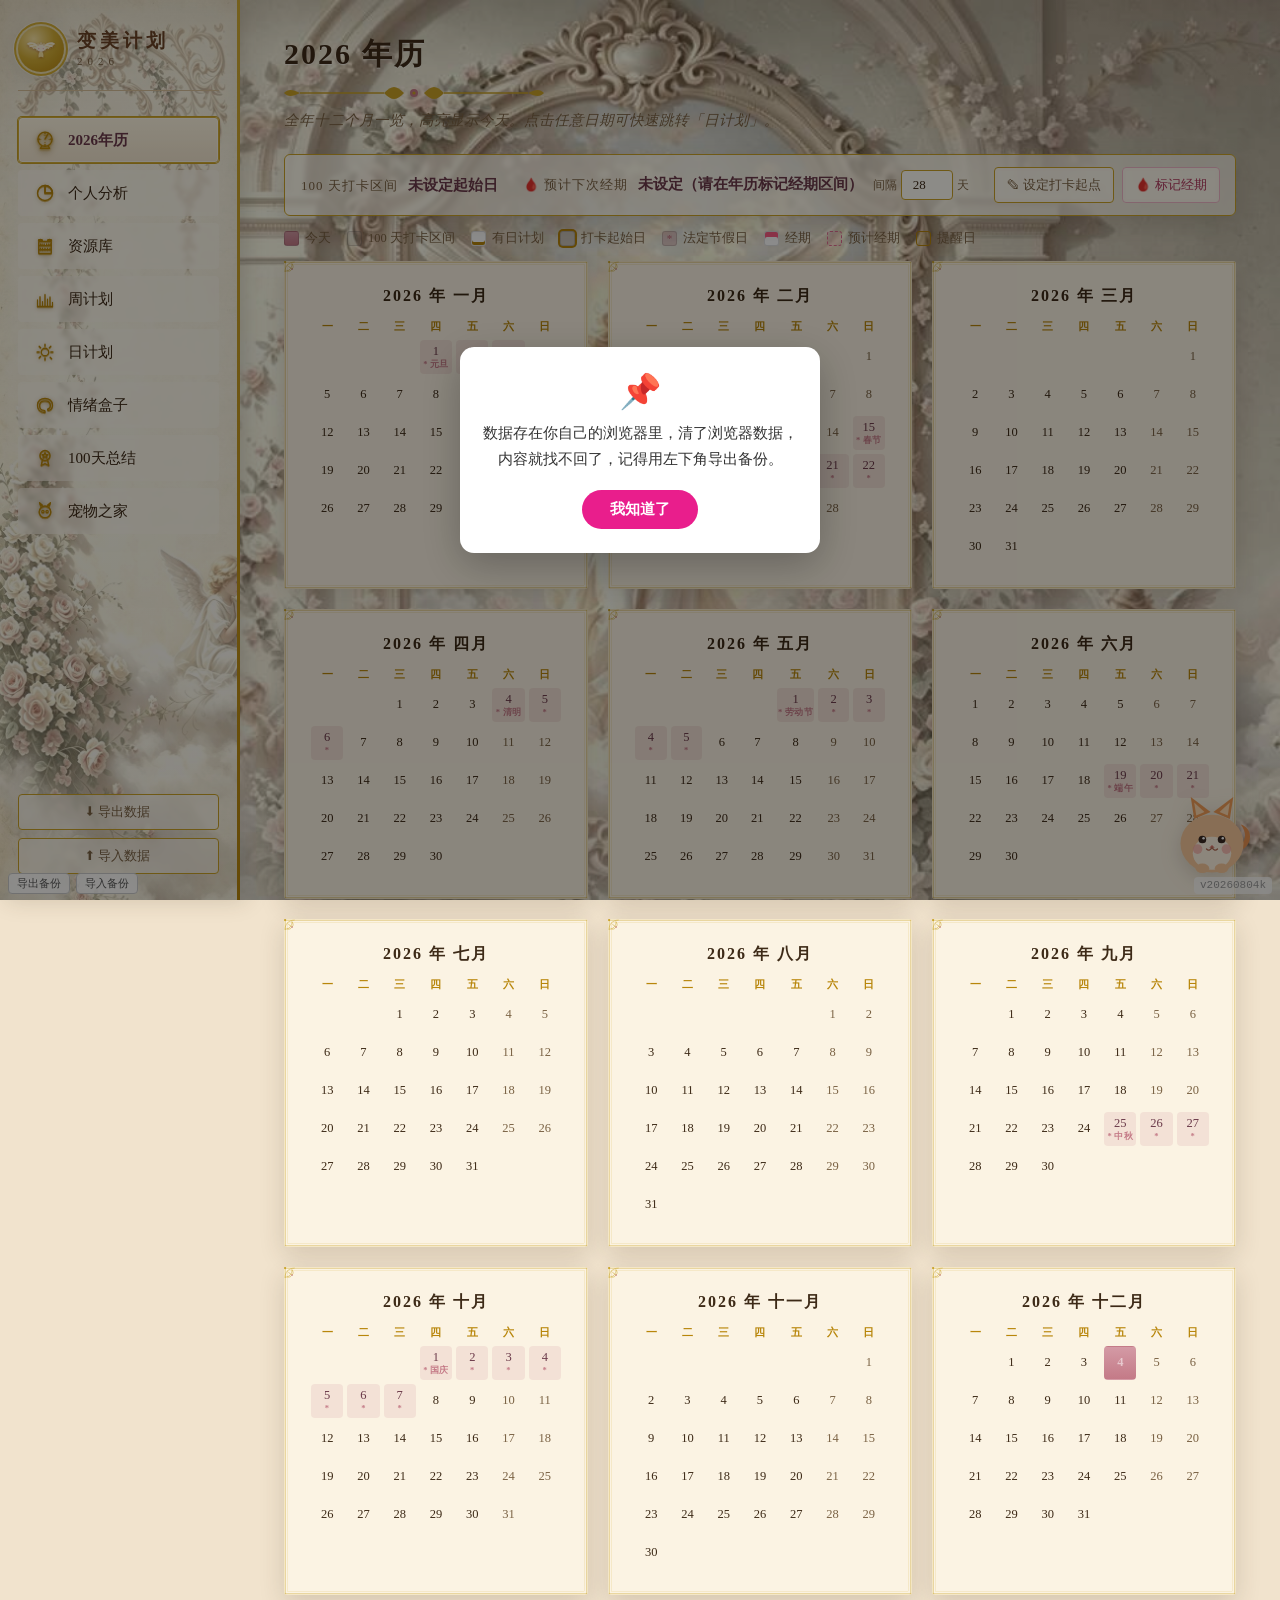
<file: index.html>
<!DOCTYPE html>
<html lang="zh-CN">
<head>
  <meta charset="UTF-8" />
  <meta name="viewport" content="width=device-width, initial-scale=1.0" />
  <meta name="theme-color" content="#e9c873" />
  <meta name="apple-mobile-web-app-capable" content="yes" />
  <meta name="apple-mobile-web-app-title" content="beauty plan" />
  <meta name="apple-mobile-web-app-status-bar-style" content="default" />
  <link rel="apple-touch-icon" sizes="180x180" href="icons/apple-touch-icon.png?v=20260805a" />
  <link rel="manifest" href="manifest.json?v=20260805a" />
  <title>我的变美计划</title>
  <link rel="stylesheet" href="styles.css?v=20260805a" />
  <link rel="stylesheet" href="pet.css?v=20260803x" />
</head>
<body>
  <!-- 整张工作台背景：天使油画 + 奶白柔光罩 -->
  <div class="bg-photo" aria-hidden="true"></div>
  <div class="bg-scrim" aria-hidden="true"></div>
  <div class="app">
    <!-- 左侧纵向导航栏 -->
    <aside class="sidebar">
      <div class="brand">
        <div class="brand-logo">
          <svg viewBox="0 0 24 24" fill="none" aria-hidden="true">
            <!-- 欧式小天使 cherub：羽翼 + 卷发圆脸 + 小袍 + 腮红 -->
            <path d="M11 10.2 C6.8 6.2 2.6 5.6 0.5 8.2 C2.1 8.4 2.9 9.4 2.8 10.7 C4.4 9.8 5.5 10.7 5.6 12.1 C7.1 11.2 8.4 11.9 8.6 13.3 C10 12.4 11.2 12.9 12 13.8Z" fill="#fff6da"/>
            <path d="M13 10.2 C17.2 6.2 21.4 5.6 23.5 8.2 C21.9 8.4 21.1 9.4 21.2 10.7 C19.6 9.8 18.5 10.7 18.4 12.1 C16.9 11.2 15.6 11.9 15.4 13.3 C14 12.4 12.8 12.9 12 13.8Z" fill="#fff6da"/>
            <path d="M5.6 8.4 C4 8.2 2.6 8.6 1.6 9.6" stroke="#e9c873" stroke-width="0.5" fill="none" stroke-linecap="round"/>
            <path d="M8 10.2 C6.6 10 5.4 10.5 4.5 11.3" stroke="#e9c873" stroke-width="0.5" fill="none" stroke-linecap="round"/>
            <path d="M18.4 8.4 C20 8.2 21.4 8.6 22.4 9.6" stroke="#e9c873" stroke-width="0.5" fill="none" stroke-linecap="round"/>
            <path d="M16 10.2 C17.4 10 18.6 10.5 19.5 11.3" stroke="#e9c873" stroke-width="0.5" fill="none" stroke-linecap="round"/>
            <path d="M12 13.8 C10.4 14 9.6 16.5 10.2 19 C11 17.8 13 17.8 13.8 19 C14.4 16.5 13.6 14 12 13.8Z" fill="#fbe6a6"/>
            <circle cx="12" cy="11" r="3.1" fill="#fff3e0"/>
            <circle cx="9.7" cy="8.4" r="1" fill="#f0d9a8"/>
            <circle cx="12" cy="7.7" r="1.05" fill="#f0d9a8"/>
            <circle cx="14.3" cy="8.4" r="1" fill="#f0d9a8"/>
            <circle cx="10.2" cy="11.6" r="0.5" fill="#e7a9b3"/>
            <circle cx="13.8" cy="11.6" r="0.5" fill="#e7a9b3"/>
          </svg>
        </div>
        <div class="brand-text">
          <span class="brand-title">变美计划</span>
          <span class="brand-sub" id="brandDate">2026</span>
        </div>
      </div>
      <nav class="nav">
        <button class="nav-item active" data-target="calendar">
          <span class="nav-ico"><svg viewBox="0 0 24 24" aria-hidden="true"><circle cx="12" cy="11" r="8.5"/><path d="M12 11 L16 4"/><path d="M12 3 V4.4 M20 11 H18.4 M12 19 V17.4 M4 11 H5.6"/><path d="M8 19.5 L6.5 22 H17.5 L16 19.5"/><text x="12" y="7.6" font-size="2.6" text-anchor="middle">XII</text><text x="17.6" y="12" font-size="2.6" text-anchor="middle">III</text><text x="12" y="15.8" font-size="2.6" text-anchor="middle">VI</text><text x="6.4" y="12" font-size="2.6" text-anchor="middle">IX</text></svg></span><span class="nav-label">2026年历</span>
        </button>
        <button class="nav-item" data-target="analysis">
          <span class="nav-ico"><svg viewBox="0 0 24 24" aria-hidden="true"><circle cx="12" cy="12" r="9"/><path d="M12 12 L12 3 A9 9 0 0 1 21 12 Z"/><path d="M12 3 V12 H21"/></svg></span><span class="nav-label">个人分析</span>
        </button>
        <button class="nav-item" data-target="resources">
          <span class="nav-ico"><svg viewBox="0 0 24 24" aria-hidden="true"><path d="M5 6 C5 3.6 8 3.6 8 6"/><circle cx="5" cy="5.2" r="0.85"/><circle cx="8" cy="5.2" r="0.85"/><path d="M16 6 C16 3.6 19 3.6 19 6"/><circle cx="16" cy="5.2" r="0.85"/><circle cx="19" cy="5.2" r="0.85"/><rect x="4.5" y="6.5" width="15" height="14.5" rx="1"/><path d="M4.5 11.5 H19.5 M4.5 16.5 H19.5"/><path d="M6.5 9.5 V11.5 M8.5 9.5 V11.5 M11 9.5 V11.5 M14 9.5 V11.5 M16.5 9.5 V11.5 M18.5 9.5 V11.5"/><path d="M6.5 14.5 V16.5 M9 14.5 V16.5 M12 14.5 V16.5 M15 14.5 V16.5 M18 14.5 V16.5"/></svg></span><span class="nav-label">资源库</span>
        </button>
        <button class="nav-item" data-target="weekly">
          <span class="nav-ico"><svg viewBox="0 0 24 24" aria-hidden="true"><path d="M3 21 H21"/><path d="M3 21 V13 M6 21 V9 M9 21 V15 M12 21 V6.5 M15 21 V12 M18 21 V9.5 M21 21 V16" stroke-width="1.4"/></svg></span><span class="nav-label">周计划</span>
        </button>
        <button class="nav-item" data-target="daily">
          <span class="nav-ico"><svg viewBox="0 0 24 24" aria-hidden="true"><circle cx="12" cy="12" r="4.5"/><path d="M12 2.5 V5 M12 19 V21.5 M2.5 12 H5 M19 12 H21.5 M5 5 L6.8 6.8 M18.2 18.2 L20 20 M19 5 L17.2 6.8 M6.8 17.2 L5 19"/></svg></span><span class="nav-label">日计划</span>
        </button>
        <button class="nav-item" data-target="emotion">
          <span class="nav-ico"><svg viewBox="0 0 24 24" aria-hidden="true"><path d="M12 21 C6 21 3 17 3 12 C3 7 7 4 12 4 C17 4 21 7 21 12 C21 15.5 19 18 16.5 18.5 C15.8 18.6 15.2 18.2 15.2 17.5 C15.2 16.9 15.6 16.6 16 16.5 C17.6 16 18.5 14.4 18.5 12.5 C18.5 9 15.8 7 12 7 C8.2 7 5.5 9 5.5 12.5 C5.5 16 7.8 18.5 11 18.5 C11.6 18.5 12 19 12 19.5 C12 20.2 11.6 21 12 21 Z"/></svg></span><span class="nav-label">情绪盒子</span>
        </button>
        <button class="nav-item" data-target="hundred">
          <span class="nav-ico"><svg viewBox="0 0 24 24" aria-hidden="true"><path d="M9 14 L7.5 21 L12 18.8 L16.5 21 L15 14"/><circle cx="12" cy="9" r="6"/><path d="M12 5.5 L13.1 7.8 L15.6 7.9 L13.6 9.5 L14.3 12 L12 10.5 L9.7 12 L10.4 9.5 L8.4 7.9 L10.9 7.8 Z"/></svg></span><span class="nav-label">100天总结</span>
        </button>
        <button class="nav-item" data-target="pet">
          <span class="nav-ico"><svg viewBox="0 0 24 24" aria-hidden="true"><circle cx="12" cy="13" r="7"/><path d="M7 6 L5.5 2 L9 5 Z"/><path d="M17 6 L18.5 2 L15 5 Z"/><circle cx="9.5" cy="12.5" r="1.3" fill="#fff"/><circle cx="14.5" cy="12.5" r="1.3" fill="#fff"/></svg></span><span class="nav-label">宠物之家</span>
        </button>
      </nav>
      <div class="sidebar-foot">
        <button id="exportBtn" class="ghost-btn" title="导出全部数据为 JSON">⬇ 导出数据</button>
        <button id="importBtn" class="ghost-btn" title="从 JSON 导入数据">⬆ 导入数据</button>
        <input type="file" id="importFile" accept="application/json" hidden />
      </div>
    </aside>

    <!-- 主内容区 -->
    <main class="main">
      <!-- 1. 2026年历 -->
      <section class="view active" id="view-calendar">
        <header class="view-head">
          <h1>2026 年历</h1>
          <p class="view-desc">全年十二个月一览，高亮显示今天。点击任意日期可快速跳转「日计划」。</p>
        </header>
        <div class="cal-toolbar">
          <div class="cal-info">
            <span class="cal-info-label">100 天打卡区间</span>
            <span id="calCheckinInfo" class="cal-info-value">未设定起始日</span>
          </div>
          <div class="cal-info">
            <span class="cal-info-label">🩸 预计下次经期</span>
            <span id="calPeriodInfo" class="cal-info-value">未设定</span>
            <label class="cal-interval" title="手动设置平均周期（两次经期之间的间隔天数）">间隔
              <input type="number" id="pInterval" class="inp mini interval-inp" min="15" max="90" step="1" /> 天
            </label>
          </div>
          <div class="cal-actions">
            <button class="ghost-btn" id="calPickMode" type="button">✎ 设定打卡起点</button>
            <button class="ghost-btn period-btn" id="calPeriodMode" type="button">🩸 标记经期</button>
          </div>
        </div>
        <div id="calPickHint" class="cal-pick-hint" hidden>请点击年历中的任意一天，将其设为 100 天打卡的起始日（含当日）。</div>
        <div id="calPeriodHint" class="cal-pick-hint period-hint" hidden>请依次点击：① 经期开始日 → ② 经期结束日。可重复标记多次；点击已有经期区间可删除该次记录。</div>
        <div id="calPeriodAlert" class="cal-period-alert" hidden></div>
        <div class="cal-legend">
          <span class="legend-item"><span class="legend-swatch today"></span>今天</span>
          <span class="legend-item"><span class="legend-swatch checkin"></span>100 天打卡区间</span>
          <span class="legend-item"><span class="legend-swatch task"></span>有日计划</span>
          <span class="legend-item"><span class="legend-swatch start"></span>打卡起始日</span>
          <span class="legend-item"><span class="legend-swatch holi">*</span>法定节假日</span>
          <span class="legend-item"><span class="legend-swatch period"></span>经期</span>
          <span class="legend-item"><span class="legend-swatch period-pred"></span>预计经期</span>
          <span class="legend-item"><span class="legend-swatch period-remind"></span>提醒日</span>
        </div>
        <div class="calendar-grid" id="calendarGrid"></div>
      </section>

      <!-- 2. 个人分析 -->
      <section class="view" id="view-analysis">
        <header class="view-head">
          <h1>个人分析</h1>
        </header>

        <div class="part-label">大框架分析</div>

        <div class="body-panel">
          <!-- 左侧：明星 / 网红参考照 -->
          <aside class="star-pane">
            <div class="star-head">明星 / 网红参考</div>
            <div class="photo-box" id="starBox">
              <img id="starPhoto" alt="参考照" />
              <div class="photo-empty" id="starEmpty">
                <div class="photo-empty-ico">⭐</div>
                <p>选择或添加一张喜欢的明星 / 网红照片作参考</p>
                <span class="photo-tip">本地保存，仅用于你自己的参考对比</span>
              </div>
            </div>
            <div class="photo-actions">
              <button class="primary-btn" id="starAddBtn" type="button">+ 添加参考照</button>
            </div>
            <div class="star-list" id="starList"></div>
            <input type="file" id="starInput" accept="image/*" hidden />
          </aside>

          <!-- 数据区（右侧；全身照置于区块一框内） -->
          <div class="data-pane">
            <!-- 区块一 -->
            <section class="block" id="blk-basic">
              <h2 class="block-title">一、基础身体数据</h2>
              <!-- 全身照（置于区块一框内） -->
              <aside class="photo-pane">
                <div class="photo-box" id="photoBox">
                  <canvas class="measure-canvas" id="measureCanvas"></canvas>
                  <img id="bodyPhoto" alt="全身站立照" />
                  <div class="photo-empty" id="photoEmpty">
                    <div class="photo-empty-ico">📷</div>
                    <p>点击或拖拽上传一张清晰全身站立照</p>
                    <span class="photo-tip">支持 JPG / PNG / WEBP，仅用于本地计算</span>
                  </div>
                </div>
                <input type="file" id="photoInput" accept="image/*" hidden />
                <div class="photo-actions">
                  <button class="primary-btn" id="photoUploadBtn" type="button">上传 / 更换照片</button>
                  <button class="ghost-btn" id="photoClearBtn" type="button" hidden>移除照片</button>
                </div>
                <div class="measure-hint" id="measureHint" hidden></div>
              </aside>
              <div class="field"><label>身高</label><div class="ctl"><input type="number" id="bHeight" class="inp num" min="0" step="0.1" placeholder="—" /><span class="unit">cm</span></div></div>
              <div class="field"><label>体重</label><div class="ctl"><input type="number" id="bWeight" class="inp num" min="0" step="0.1" placeholder="—" /><span class="unit">kg</span></div></div>
              <div class="field"><label>BMI</label><div class="ctl"><span class="readonly" id="bBMI">—</span><span class="unit">kg/m²</span><span class="bmi-tag" id="bmiTag"></span></div></div>
              <div class="field"><label>骨架量感</label><div class="ctl seg single" id="bFrame">
                <button type="button" data-v="大">大</button>
                <button type="button" data-v="中">中</button>
                <button type="button" data-v="小">小</button>
              </div></div>
            </section>

            <!-- 区块二 -->
            <section class="block" id="blk-ratio">
              <h2 class="block-title">二、比例数据</h2>
              <p class="block-note">上传照片并填写身高后，点「重新计算」在照片上依次点选关键点即可自动得出比例；也可直接在右侧手动输入。</p>
              <div class="field"><label>头身比</label><div class="ctl"><input type="number" id="bHbr" class="inp num" min="0" step="0.1" placeholder="如 7.5" /><span class="unit">头身</span><button class="ghost-btn sm" type="button" data-meas="hb">重新计算</button></div></div>
              <div class="field"><label>头肩比</label><div class="ctl"><input type="number" id="bHsr" class="inp num" min="0" step="0.1" placeholder="如 2.6" /><span class="unit">头肩</span><button class="ghost-btn sm" type="button" data-meas="hs">重新计算</button></div></div>
              <div class="field"><label>胸围</label><div class="ctl"><input type="number" id="bBust" class="inp num" min="0" step="0.1" placeholder="—" /><span class="unit">cm</span></div></div>
              <div class="field"><label>腰围</label><div class="ctl"><input type="number" id="bWaist" class="inp num" min="0" step="0.1" placeholder="—" /><span class="unit">cm</span></div></div>
              <div class="field"><label>臀围</label><div class="ctl"><input type="number" id="bHip" class="inp num" min="0" step="0.1" placeholder="—" /><span class="unit">cm</span></div></div>
              <div class="field"><label>腰臀比</label><div class="ctl"><span class="readonly" id="bWhr">—</span><span class="unit">腰/臀</span></div></div>
            </section>

            <!-- 区块三 -->
            <section class="block" id="blk-shape">
              <h2 class="block-title">三、体型与身材特征</h2>
              <div class="field"><label>体型</label><div class="ctl seg single" id="bBodyType">
                <button type="button" data-v="沙漏型">沙漏型</button>
                <button type="button" data-v="梨型">梨型</button>
                <button type="button" data-v="H型">H型</button>
                <button type="button" data-v="苹果型">苹果型</button>
                <button type="button" data-v="倒三角型">倒三角型</button>
              </div></div>
              <div class="field col"><label>身材特征<small>（可多选）</small></label><div class="chk-group" id="bFeatures"></div></div>
            </section>

            <!-- 区块四 -->
            <section class="block" id="blk-hair">
              <h2 class="block-title">四、发量与发质</h2>
              <div class="field"><label>发量</label><div class="ctl seg single" id="bHairVol">
                <button type="button" data-v="浓密">浓密</button>
                <button type="button" data-v="适中">适中</button>
                <button type="button" data-v="偏少">偏少</button>
                <button type="button" data-v="稀疏">稀疏</button>
              </div></div>
              <div class="field col"><label>发质<small>（可多选）</small></label><div class="chk-group" id="bHairTex"></div></div>
            </section>

            <!-- 区块五 -->
            <section class="block" id="blk-skin">
              <h2 class="block-title">五、肤色</h2>
              <div class="field col"><label>肤色<small>（以「浅」为起点单选）</small></label><div class="skin-group" id="bSkin"></div></div>
            </section>

            <!-- 第二大部分：小框架分析 -->
            <div class="part-label">小框架分析</div>

            <!-- 区块六 -->
            <section class="block" id="blk-frontface">
              <h2 class="block-title">六、正面分析</h2>
              <p class="block-note">上传正面清晰照片后自动生成可拖动的九宫格构图参考线（辅助构图 / 切割，每条线都能用鼠标拖动调整）；点「开始分析」还可标注面部关键点校准。</p>

              <!-- 分析专用照片 + 关键点画布 -->
              <div class="ff-photo-wrap">
                <div class="ff-stage" id="ffStage">
                  <div class="photo-box ff-box" id="ffBox">
                    <img id="ffPhoto" alt="正面分析照" />
                    <canvas id="ffCanvas"></canvas>
                    <div class="photo-empty" id="ffEmpty">
                      <div class="photo-empty-ico">📷</div>
                      <p>点击或拖拽上传一张正面清晰照片</p>
                      <span class="photo-tip">用于面部关键点分析与指标计算</span>
                    </div>
                  </div>
                </div>
                <input type="file" id="ffInput" accept="image/*" hidden />
                <div class="photo-actions">
                  <button class="primary-btn sm" id="ffUploadBtn" type="button">上传 / 更换照片</button>
                  <button class="ghost-btn sm" id="ffClearBtn" type="button" hidden>移除照片</button>
                </div>
                <div class="ff-zoom" id="ffZoomBar" hidden>
                  <span class="ff-zoom-label">照片缩放</span>
                  <button class="ff-zoom-btn" id="ffZoomOut" type="button" title="缩小">−</button>
                  <input type="range" id="ffZoomRange" min="50" max="300" step="5" value="100" />
                  <span class="ff-zoom-val" id="ffZoomVal">100%</span>
                  <button class="ff-zoom-btn" id="ffZoomIn" type="button" title="放大">+</button>
                  <button class="ghost-btn sm" id="ffZoomReset" type="button">重置</button>
                </div>
              </div>

              <!-- 分析控制区（上传照片后出现） -->
              <div id="ffAnalyzeArea" hidden>
                <div class="ff-actions">
                  <button class="primary-btn sm" id="ffStartBtn" type="button">开始分析</button>
                  <button class="ghost-btn sm" id="ffRerunBtn" type="button" hidden>重新识别</button>
                  <button class="primary-btn sm" id="ffConfirmBtn" type="button" hidden>确认分析</button>
                </div>
                <div class="ff-tools" id="ffTools">
                  <button class="ghost-btn sm" id="ffToggleThree" type="button">三庭五眼辅助线</button>
                </div>
                <p class="ff-hint" id="ffHint">提示：上方在<b>框内</b>缩放照片（按钮或滑块放大后，拖动空白处可平移查看不同区域）。上传照片后点「开始分析」查看<b>三庭五眼</b>比例辅助线；<b>每根线都可拖动</b>——四根横线（发际线 / 眉心 / 鼻底 / 下巴）上下移定三庭分界；<b>六根竖线都可左右移</b>：最外侧两根是左 / 右脸缘（定五眼总脸宽），中间四根五眼线可分别拖到你想对齐的位置，五眼比例数值会实时同步更新。</p>
                <div class="ff-legend" id="ffLegend" hidden></div>
              </div>

              <!-- 指标录入：始终可见，可手动选择 / 填写，也可上传照片后点「开始分析」自动计算 -->
              <div class="ff-results ff-metrics">
                <div class="ff-results-head">
                  <span class="ff-results-title">面部分析指标</span>
                  <span class="ff-results-sub">可手动选择 / 填写，或上传照片后点「开始分析」自动计算</span>
                </div>
                <div class="field"><label>颅顶</label><div class="ctl seg single" id="ffCrown">
                  <button type="button" data-v="高颅顶">高颅顶</button>
                  <button type="button" data-v="低颅顶">低颅顶</button>
                </div></div>
                <div class="field"><label>脸型<small>（可多选，最多 2 项）</small></label><div class="ctl seg multi" id="ffFaceShape">
                  <button type="button" data-v="圆">圆</button>
                  <button type="button" data-v="方">方</button>
                  <span class="seg-break"></span>
                  <button type="button" data-v="短">短</button>
                  <button type="button" data-v="长">长</button>
                </div></div>

                <div class="field"><label>三庭比例</label><div class="ctl"><span class="readonly" id="ffThree">—</span><span class="unit">上:中:下</span></div></div>
                <div class="field col"><label>三庭（手动 cm，留空则用照片计算）</label><div class="ctl">
                  <input class="inp num" id="ffUpper" type="number" min="0" step="0.1" placeholder="上庭" /><span class="unit">cm</span>
                  <input class="inp num" id="ffMid" type="number" min="0" step="0.1" placeholder="中庭" /><span class="unit">cm</span>
                  <input class="inp num" id="ffLower" type="number" min="0" step="0.1" placeholder="下庭" /><span class="unit">cm</span>
                </div></div>

                <div class="field"><label>五眼比例</label><div class="ctl"><span class="readonly" id="ffFive">—</span></div></div>
                <div class="field col"><label>五眼分段（手动 cm，留空则用照片计算）</label><div class="ctl five-inputs">
                  <input class="inp num" id="ffSeg1" type="number" min="0" step="0.1" placeholder="左缘-左外" />
                  <input class="inp num" id="ffSeg2" type="number" min="0" step="0.1" placeholder="左眼宽" />
                  <input class="inp num" id="ffSeg3" type="number" min="0" step="0.1" placeholder="眼距" />
                  <input class="inp num" id="ffSeg4" type="number" min="0" step="0.1" placeholder="右眼宽" />
                  <input class="inp num" id="ffSeg5" type="number" min="0" step="0.1" placeholder="右外-右缘" />
                </div></div>

                <div class="field"><label>眼型</label><div class="ctl seg single" id="ffEyeShape">
                  <button type="button" data-v="圆眼">圆眼</button>
                  <button type="button" data-v="细长眼">细长眼</button>
                </div></div>
                <div class="field"><label>眉眼间距</label><div class="ctl seg single" id="ffBrowEye">
                  <button type="button" data-v="宽">宽</button>
                  <button type="button" data-v="适中">适中</button>
                  <button type="button" data-v="近">近</button>
                </div></div>
                <div class="field"><label>眼距</label><div class="ctl seg single" id="ffEyeDist">
                  <button type="button" data-v="偏宽">偏宽</button>
                  <button type="button" data-v="正常">正常</button>
                  <button type="button" data-v="偏窄">偏窄</button>
                </div></div>
                <div class="field"><label>鼻翼宽度</label><div class="ctl seg single" id="ffNoseWidth">
                  <button type="button" data-v="偏宽">偏宽</button>
                  <button type="button" data-v="标准">标准</button>
                  <button type="button" data-v="偏窄">偏窄</button>
                </div></div>
                <div class="field"><label>人中长度</label><div class="ctl seg single" id="ffPhiltrum">
                  <button type="button" data-v="偏长">偏长</button>
                  <button type="button" data-v="适中">适中</button>
                  <button type="button" data-v="偏短">偏短</button>
                </div></div>
                <div class="field"><label>下颌宽度</label><div class="ctl seg single" id="ffJaw">
                  <button type="button" data-v="偏宽">偏宽</button>
                  <button type="button" data-v="偏窄">偏窄</button>
                </div></div>
              </div>
            </section>

            <!-- 区块七 -->
            <section class="block" id="blk-sideface">
              <h2 class="block-title">七、侧面分析</h2>
              <p class="block-note">上传一张纯侧面（90°）清晰照片，系统按侧颜标准自动标注关键点；可拖拽校准后点「确认分析」自动判定侧面型。</p>

              <!-- 分析专用照片 + 关键点画布 -->
              <div class="ff-photo-wrap">
                <div class="photo-box ff-box" id="sfBox">
                  <img id="sfPhoto" alt="侧面分析照" />
                  <canvas id="sfCanvas"></canvas>
                  <div class="photo-empty" id="sfEmpty">
                    <div class="photo-empty-ico">📷</div>
                    <p>点击或拖拽上传一张纯侧面照</p>
                    <span class="photo-tip">90° 纯侧面，用于侧面关键点与角度分析</span>
                  </div>
                </div>
                <input type="file" id="sfInput" accept="image/*" hidden />
                <div class="photo-actions">
                  <button class="primary-btn sm" id="sfUploadBtn" type="button">上传 / 更换照片</button>
                  <button class="ghost-btn sm" id="sfClearBtn" type="button" hidden>移除照片</button>
                </div>
              </div>

              <!-- 分析控制区（上传照片后出现） -->
              <div id="sfAnalyzeArea" hidden>
                <div class="ff-actions">
                  <button class="primary-btn sm" id="sfStartBtn" type="button">开始分析</button>
                  <button class="ghost-btn sm" id="sfRerunBtn" type="button" hidden>重新识别</button>
                  <button class="primary-btn sm" id="sfConfirmBtn" type="button" hidden>确认分析</button>
                </div>
                <div class="ff-tools" id="sfTools">
                  <button class="ghost-btn sm active" id="sfTogglePoints" type="button">关键点标注</button>
                  <button class="ghost-btn sm" id="sfToggleProfile" type="button">侧面型辅助线</button>
                </div>
                <p class="ff-hint" id="sfHint">提示：照片上自动标记<b>发际 / 鼻根 / 鼻尖 / 鼻底 / 上唇 / 下唇 / 颏前 / 颏下 / 耳屏</b>等关键点，可拖动校准。</p>
                <div class="ff-legend" id="sfLegend" hidden></div>
              </div>

              <!-- 指标录入：始终可见，可手动选择，也可上传照片后点「开始分析」自动计算 -->
              <div class="ff-results ff-metrics">
                <div class="ff-results-head">
                  <span class="ff-results-title">侧面分析指标</span>
                  <span class="ff-results-sub">可手动选择，或上传照片后点「开始分析」自动计算角度</span>
                </div>
                <div class="field"><label>侧面型</label><div class="ctl seg single" id="sfProfile">
                  <button type="button" data-v="直面型">直面型</button>
                  <button type="button" data-v="凸面型">凸面型</button>
                  <button type="button" data-v="凹面型">凹面型</button>
                </div></div>
                <div class="field"><label>鼻型</label><div class="ctl seg single" id="sfNose">
                  <button type="button" data-v="直鼻">直鼻</button>
                  <button type="button" data-v="翘鼻">翘鼻</button>
                  <button type="button" data-v="驼峰鼻">驼峰鼻</button>
                  <button type="button" data-v="蒜头鼻">蒜头鼻</button>
                </div></div>
                <div class="field"><label>下巴形态</label><div class="ctl seg single" id="sfChin">
                  <button type="button" data-v="尖翘">尖翘</button>
                  <button type="button" data-v="正常">正常</button>
                  <button type="button" data-v="后缩">后缩</button>
                  <button type="button" data-v="前突">前突</button>
                </div></div>
                <div class="field"><label>唇形</label><div class="ctl seg single" id="sfLips">
                  <button type="button" data-v="饱满">饱满</button>
                  <button type="button" data-v="较薄">较薄</button>
                  <button type="button" data-v="厚唇">厚唇</button>
                </div></div>
                <div class="field"><label>下颌线</label><div class="ctl seg single" id="sfJawline">
                  <button type="button" data-v="清晰">清晰</button>
                  <button type="button" data-v="模糊">模糊</button>
                </div></div>
              </div>
            </section>

            <!-- 区块八 -->
            <section class="block" id="blk-problems">
              <h2 class="block-title">八、问题分析</h2>
              <p class="block-note">在每项右侧点选严重程度（轻 / 中 / 重）即可标记该问题，再次点同一档可取消；系统会据「变美金字塔」层级与严重程度，在下方实时算出待办优先级，并默认按严重程度归入对应象限——你也可在待办列表里手动把每个问题放入「立即做 / 计划做 / 少做 / 放下」任一象限，然后一键生成到「艾森豪威尔矩阵」。</p>

              <div id="probBody"></div>

              <div class="prob-priority" id="probPriority" hidden></div>

              <div class="prob-actions">
                <button class="primary-btn" id="probGenBtn" type="button">📋 生成问题待办到矩阵</button>
                <span class="prob-gen-hint" id="probGenStatus"></span>
              </div>
            </section>

            <div class="panel-footer">
              <button class="primary-btn big" id="bodySaveBtn" type="button">保存全部数据</button>
            </div>
            <div class="save-toast" id="saveToast" hidden>已保存 ✓</div>
          </div>
        </div>

      </section>

      <!-- 3. 资源库 -->
      <section class="view" id="view-resources">
        <header class="view-head">
          <h1>资源库</h1>
          <p class="view-desc">收藏链接、文档与灵感，按分类管理。</p>
        </header>
        <div class="toolbar">
          <input type="text" id="resSearch" class="inp" placeholder="搜索名称 / 备注…" />
          <select id="resFilter" class="inp"></select>
          <button class="primary-btn" id="resAddBtn">+ 新增资源</button>
        </div>

        <div class="res-list" id="resList"></div>

        <!-- 变美金字塔：5 层从基础到气质 -->
        <div class="pyramid-block">
          <div class="pyramid-head">
            <div class="pyramid-title-block">🌟 变美金字塔</div>
            <p class="pyramid-desc">从底层「健康自信」到顶层「风格氛围」，变美是一个系统工程，一层一层往上累。</p>
          </div>
          <div class="pyramid-svg-wrap">
            <svg class="pyramid-svg" viewBox="0 0 400 340" xmlns="http://www.w3.org/2000/svg" aria-hidden="true">
              <defs>
                <linearGradient id="pyramidGrad" x1="0" y1="1" x2="0" y2="0">
                  <stop offset="0%" stop-color="#f5e1b8"/>
                  <stop offset="55%" stop-color="#fbeec7"/>
                  <stop offset="100%" stop-color="#fdf8e8"/>
                </linearGradient>
              </defs>
              <polygon points="20,320 380,320 200,55" fill="url(#pyramidGrad)" stroke="#b9a376" stroke-width="2" stroke-linejoin="round"/>
              <line x1="54" y1="270" x2="346" y2="270" stroke="#b9a376" stroke-width="1.2"/>
              <line x1="88" y1="220" x2="312" y2="220" stroke="#b9a376" stroke-width="1.2"/>
              <line x1="122" y1="170" x2="278" y2="170" stroke="#b9a376" stroke-width="1.2"/>
              <line x1="156" y1="120" x2="244" y2="120" stroke="#b9a376" stroke-width="1.2"/>
              <g font-family="var(--serif), serif" font-size="14" fill="#7a5a30" text-anchor="middle">
                <text id="pyr5" x="200" y="100" font-size="13">风格 氛围</text>
                <text id="pyr4" x="200" y="148" style="word-spacing:12px">五官细节 脸型</text>
                <text id="pyr3" x="200" y="198" style="word-spacing:14px">穿搭 妆容 发型</text>
                <text id="pyr2" x="200" y="248" style="word-spacing:14px">体态 身材比例 皮肤 头发</text>
                <text id="pyr1" x="200" y="298" style="word-spacing:12px">健康 自信</text>
              </g>
            </svg>
          </div>
        </div>

        <!-- 艾森豪威尔矩阵：紧急 × 重要 四象限坐标系 -->
        <div class="eisen-block">
          <div class="eisen-head">
            <div class="eisen-title-block">🧭 艾森豪威尔矩阵</div>
            <p class="eisen-desc">把要做的事按「紧急 × 重要」分进四个格子。右下角记录那些能交给别人的事。</p>
          </div>
          <div class="eisen-quadrant">
            <span class="eisen-axis axis-top">重要</span>
            <span class="eisen-axis axis-bottom">不重要</span>
            <span class="eisen-axis axis-left">不紧急</span>
            <span class="eisen-axis axis-right">紧急</span>
            <div class="eisen-grid-q">
              <div class="eisen-cell-q tl">
                <span class="eisen-corner">（计划做）</span>
                <div class="eisen-input-area"></div>
              </div>
              <div class="eisen-cell-q tr">
                <span class="eisen-corner">（立即做）</span>
                <div class="eisen-input-area"></div>
              </div>
              <div class="eisen-cell-q bl">
                <span class="eisen-corner">（不要做）</span>
                <div class="eisen-input-area"></div>
              </div>
              <div class="eisen-cell-q br">
                <span class="eisen-corner">（少去做）</span>
                <div class="eisen-input-area"></div>
              </div>
            </div>
          </div>
        </div>

        <!-- 资源编辑弹窗 -->
        <div class="modal-mask" id="resModal" hidden>
          <div class="modal">
            <h3 id="resModalTitle">新增资源</h3>
            <label>名称<input type="text" id="resName" class="inp" /></label>
            <label>链接<input type="text" id="resUrl" class="inp" placeholder="https://…" /></label>
            <label>分类
              <input list="catList" id="resCat" class="inp" placeholder="如：学习 / 工具 / 灵感" />
              <datalist id="catList"></datalist>
            </label>
            <label>备注<textarea id="resNote" class="inp" rows="3"></textarea></label>
            <div class="modal-actions">
              <button class="ghost-btn" id="resCancel">取消</button>
              <button class="primary-btn" id="resSave">保存</button>
            </div>
          </div>
        </div>
        <!-- 资源删除确认弹窗 -->
        <div class="modal-mask" id="resDelModal" hidden>
          <div class="modal">
            <h3>删除资源</h3>
            <p class="modal-text">确认删除该资源？此操作不可撤销。</p>
            <div class="modal-actions">
              <button class="ghost-btn" id="resDelCancel">取消</button>
              <button class="primary-btn" id="resDelSure">删除</button>
            </div>
          </div>
        </div>
      </section>

      <!-- 4. 日计划 -->
      <section class="view" id="view-daily">
        <header class="view-head">
          <h1>日计划</h1>
          <div class="date-pick">
            <button class="ghost-btn" id="dailyPrev">‹</button>
            <input type="date" id="dailyDate" class="inp" />
            <button class="ghost-btn" id="dailyNext">›</button>
            <button class="ghost-btn" id="dailyToday">今天</button>
            <button class="jump-btn to-weekly" id="dailyToWeekly" type="button">
              <svg class="jb-ico" viewBox="0 0 24 24" aria-hidden="true">
                <rect x="3" y="5" width="18" height="16" rx="2" fill="none" stroke="currentColor" stroke-width="1.6"/>
                <path d="M3 9.5h18M8 3v4M16 3v4" stroke="currentColor" stroke-width="1.6" stroke-linecap="round"/>
                <path d="M13 13h5M16 10.5l2.5 2.5L16 15.5" stroke="currentColor" stroke-width="1.6" fill="none" stroke-linecap="round" stroke-linejoin="round"/>
              </svg>
              <span>打开周计划</span>
            </button>
          </div>
        </header>

        <!-- 任务打卡 -->
        <div class="daily-block">
          <div class="daily-block-head"><span class="daily-block-title">任务打卡</span></div>
          <div class="add-row">
            <input type="text" id="dailyInput" class="inp grow" placeholder="添加今日待办，回车确认…" />
            <button class="primary-btn" id="dailyAdd">添加</button>
          </div>
          <div class="progress-wrap">
            <div class="progress-bar"><span id="dailyProgressFill"></span></div>
            <span id="dailyProgressText" class="progress-text">0 / 0</span>
          </div>
          <ul class="todo-list" id="dailyList"></ul>
        </div>

        <!-- 三大模块：习惯打卡 / 时间轴 / 对比图 -->
        <div class="daily-cols">
          <!-- 左栏：习惯打卡（习惯追踪） -->
          <div class="daily-col habit-col">
            <div class="col-head">
              <svg class="col-ico" viewBox="0 0 24 24" aria-hidden="true"><path d="M12 3a9 9 0 1 0 9 9" fill="none" stroke="currentColor" stroke-width="2" stroke-linecap="round"/><path d="M12 7v5l3 2" fill="none" stroke="currentColor" stroke-width="2" stroke-linecap="round"/></svg>
              <span class="col-title">习惯打卡</span>
            </div>

            <div class="habit-sub habit-sub-col">
              <div class="habit-sub-row">
                <div class="habit-label"><span class="habit-ico ico-check" aria-hidden="true"><svg viewBox="0 0 24 24"><rect x="4" y="4" width="16" height="16" rx="3" fill="none" stroke="currentColor" stroke-width="2"/><path d="M8 12l3 3 5-6" fill="none" stroke="currentColor" stroke-width="2" stroke-linecap="round" stroke-linejoin="round"/></svg></span>跟练</div>
                <button class="ghost-btn sm" id="workoutPickBtn" type="button">+ 添加</button>
              </div>
              <div class="workout-list" id="workoutList"></div>
            </div>

            <div class="habit-sub">
              <div class="habit-label"><span class="habit-ico ico-water" aria-hidden="true"><svg viewBox="0 0 24 24"><path d="M7 4h10l-1 14a4 4 0 0 1-4 3.8A4 4 0 0 1 8 18Z" fill="none" stroke="currentColor" stroke-width="2" stroke-linejoin="round"/><path d="M7 4h10" stroke="currentColor" stroke-width="2" stroke-linecap="round"/></svg></span>饮水</div>
              <div class="water-cups" id="waterCups"></div>
            </div>

            <div class="habit-sub">
              <div class="habit-label"><span class="habit-ico ico-moon" aria-hidden="true"><svg viewBox="0 0 24 24"><path d="M20 14.5A8 8 0 1 1 9.5 4 6.5 6.5 0 0 0 20 14.5Z" fill="none" stroke="currentColor" stroke-width="2" stroke-linejoin="round"/></svg></span>睡眠</div>
              <div class="sleep-moons" id="sleepMoons"></div>
            </div>

            <div class="habit-sub">
              <div class="habit-label"><span class="habit-ico ico-smile" aria-hidden="true"><svg viewBox="0 0 24 24"><circle cx="12" cy="12" r="9" fill="none" stroke="currentColor" stroke-width="2"/><path d="M8 14.5 Q12 18 16 14.5" fill="none" stroke="currentColor" stroke-width="2" stroke-linecap="round"/><circle cx="9" cy="10" r="1.1" fill="currentColor"/><circle cx="15" cy="10" r="1.1" fill="currentColor"/></svg></span>心情</div>
              <div class="mood-faces" id="moodFaces"></div>
            </div>

            <div class="habit-sub habit-sub-col">
              <div class="habit-sub-row">
                <div class="habit-label"><span class="habit-ico ico-star" aria-hidden="true"><svg viewBox="0 0 24 24"><path d="M12 3l2.6 6.6L21 10l-5 4.2 1.8 7L12 17.8 6.2 21.2 8 14.2 3 10l6.4-.4Z" fill="none" stroke="currentColor" stroke-width="2" stroke-linejoin="round"/></svg></span>自定义习惯</div>
              </div>
              <div class="add-row custom-add-row">
                <input type="text" id="customHabitInput" class="inp grow" placeholder="添加一个习惯，回车确认…" />
                <button class="primary-btn sm" id="customHabitAdd" type="button">添加</button>
              </div>
              <div class="custom-list" id="customHabitList"></div>
            </div>
          </div>

          <!-- 中栏：时间轴（时间规划） -->
          <div class="daily-col time-col">
            <div class="col-head">
              <svg class="col-ico" viewBox="0 0 24 24" aria-hidden="true"><circle cx="12" cy="12" r="8.5" fill="none" stroke="currentColor" stroke-width="2"/><path d="M12 7.5V12l3 2" fill="none" stroke="currentColor" stroke-width="2" stroke-linecap="round"/></svg>
              <span class="col-title">时间轴</span>
            </div>
            <div class="tl-add">
              <input type="time" id="tlTime" class="inp tl-time" />
              <input type="text" id="tlText" class="inp grow" placeholder="安排一件事…" />
              <button class="primary-btn" id="tlAdd">+</button>
            </div>
            <div class="tl-axis-row">
              <div class="timeline" id="timeline"></div>
              <div class="seg-notes">
                <div class="seg-note">
                  <textarea class="seg-input" id="seg1" placeholder="这一时段的安排 / 备忘…"></textarea>
                </div>
                <div class="seg-note">
                  <textarea class="seg-input" id="seg2" placeholder="这一时段的安排 / 备忘…"></textarea>
                </div>
                <div class="seg-note">
                  <textarea class="seg-input" id="seg3" placeholder="这一时段的安排 / 备忘…"></textarea>
                </div>
              </div>
            </div>
            <div class="tl-schedule" id="tlSchedule"></div>
          </div>

          <!-- 右栏：对比图（复盘对比） -->
          <div class="daily-col review-col">
            <div class="col-head">
              <svg class="col-ico" viewBox="0 0 24 24" aria-hidden="true"><path d="M4 20V10M10 20V4M16 20v-7M22 20H2" fill="none" stroke="currentColor" stroke-width="2" stroke-linecap="round"/></svg>
              <span class="col-title">对比图</span>
            </div>
            <div class="compare">
              <div class="cmp-half">
                <div class="cmp-photo" data-side="top">
                  <input type="file" class="cmp-file" accept="image/*" hidden />
                  <button class="cmp-add" type="button">+ 添加照片</button>
                  <img class="cmp-img" alt="" hidden />
                  <div class="cmp-acts" hidden>
                    <button class="cmp-change" type="button">更换</button>
                    <button class="cmp-remove" type="button">移除</button>
                  </div>
                </div>
              </div>
              <div class="compare-divider"></div>
              <div class="cmp-half">
                <div class="cmp-photo" data-side="bottom">
                  <input type="file" class="cmp-file" accept="image/*" hidden />
                  <button class="cmp-add" type="button">+ 添加照片</button>
                  <img class="cmp-img" alt="" hidden />
                  <div class="cmp-acts" hidden>
                    <button class="cmp-change" type="button">更换</button>
                    <button class="cmp-remove" type="button">移除</button>
                  </div>
                </div>
              </div>
              <div class="compare-divider"></div>
              <div class="day-metrics">
                <div class="day-metrics-head">
                  <span class="day-metrics-title">数据对比</span>
                  <button class="primary-btn mini" id="dayMetricAdd" type="button">+ 添加数据项</button>
                </div>
                <p class="week-panel-sub">记录对比图的前后数据，自动计算变化（如体重、围度）</p>
                <div class="metric-list" id="dayMetricList"></div>
              </div>
              <div class="compare-divider"></div>
              <textarea class="cmp-note" id="cmpNote" placeholder="备注 / 说明…"></textarea>
            </div>
            <div class="daily-done-row" id="dailyDoneRow">
              <div class="dd-status" id="ddStatus"></div>
              <button class="primary-btn daily-done-btn" id="dailyDoneBtn" type="button">✓ 完成今日打卡</button>
            </div>
          </div>
        </div>

        <!-- 一日三餐：营养跟踪 -->
        <div class="daily-block meals-block">
          <div class="daily-block-head">
            <span class="daily-block-title">一日三餐</span>
            <div class="meals-goal seg single" id="mealGoal">
              <button type="button" data-v="fat">减脂</button>
              <button type="button" data-v="muscle">增肌</button>
              <button type="button" data-v="keep">保持健康</button>
            </div>
          </div>
          <p class="block-note">选择今日目标，记录早 / 午 / 晚三餐的照片与营养数据，系统自动计算热量与宏量营养素，并对照目标给出改进建议。</p>

          <div class="meals-grid">
            <!-- 早餐 -->
            <div class="meal-card" data-meal="morning">
              <div class="meal-head"><span class="meal-name">🍳 早餐</span><span class="meal-sub" id="mealSub-morning"></span></div>
              <div class="meal-photo">
                <input type="file" class="meal-file" accept="image/*" hidden />
                <button class="meal-add" type="button">+ 照片</button>
                <img class="meal-img" alt="" hidden />
                <div class="meal-acts" hidden>
                  <button class="meal-change" type="button">更换</button>
                  <button class="meal-remove" type="button">移除</button>
                </div>
              </div>
              <div class="meal-tools">
                <button class="meal-recognize" type="button">📷 识别食物</button>
                <button class="meal-pick" type="button">🔍 从库选</button>
                <span class="meal-recog-status"></span>
              </div>
              <div class="meal-recog" hidden></div>
              <div class="meal-detail" hidden></div>
              <div class="meal-inputs">
                <label>热量(kcal)<input class="inp meal-k" type="number" min="0" step="1" placeholder="0" /></label>
                <label>蛋白质(g)<input class="inp meal-p" type="number" min="0" step="1" placeholder="0" /></label>
                <label>碳水(g)<input class="inp meal-c" type="number" min="0" step="1" placeholder="0" /></label>
                <label>脂肪(g)<input class="inp meal-f" type="number" min="0" step="1" placeholder="0" /></label>
              </div>
            </div>
            <!-- 午餐 -->
            <div class="meal-card" data-meal="noon">
              <div class="meal-head"><span class="meal-name">🍱 午餐</span><span class="meal-sub" id="mealSub-noon"></span></div>
              <div class="meal-photo">
                <input type="file" class="meal-file" accept="image/*" hidden />
                <button class="meal-add" type="button">+ 照片</button>
                <img class="meal-img" alt="" hidden />
                <div class="meal-acts" hidden>
                  <button class="meal-change" type="button">更换</button>
                  <button class="meal-remove" type="button">移除</button>
                </div>
              </div>
              <div class="meal-tools">
                <button class="meal-recognize" type="button">📷 识别食物</button>
                <button class="meal-pick" type="button">🔍 从库选</button>
                <span class="meal-recog-status"></span>
              </div>
              <div class="meal-recog" hidden></div>
              <div class="meal-detail" hidden></div>
              <div class="meal-inputs">
                <label>热量(kcal)<input class="inp meal-k" type="number" min="0" step="1" placeholder="0" /></label>
                <label>蛋白质(g)<input class="inp meal-p" type="number" min="0" step="1" placeholder="0" /></label>
                <label>碳水(g)<input class="inp meal-c" type="number" min="0" step="1" placeholder="0" /></label>
                <label>脂肪(g)<input class="inp meal-f" type="number" min="0" step="1" placeholder="0" /></label>
              </div>
            </div>
            <!-- 晚餐 -->
            <div class="meal-card" data-meal="night">
              <div class="meal-head"><span class="meal-name">🍲 晚餐</span><span class="meal-sub" id="mealSub-night"></span></div>
              <div class="meal-photo">
                <input type="file" class="meal-file" accept="image/*" hidden />
                <button class="meal-add" type="button">+ 照片</button>
                <img class="meal-img" alt="" hidden />
                <div class="meal-acts" hidden>
                  <button class="meal-change" type="button">更换</button>
                  <button class="meal-remove" type="button">移除</button>
                </div>
              </div>
              <div class="meal-tools">
                <button class="meal-recognize" type="button">📷 识别食物</button>
                <button class="meal-pick" type="button">🔍 从库选</button>
                <span class="meal-recog-status"></span>
              </div>
              <div class="meal-recog" hidden></div>
              <div class="meal-detail" hidden></div>
              <div class="meal-inputs">
                <label>热量(kcal)<input class="inp meal-k" type="number" min="0" step="1" placeholder="0" /></label>
                <label>蛋白质(g)<input class="inp meal-p" type="number" min="0" step="1" placeholder="0" /></label>
                <label>碳水(g)<input class="inp meal-c" type="number" min="0" step="1" placeholder="0" /></label>
                <label>脂肪(g)<input class="inp meal-f" type="number" min="0" step="1" placeholder="0" /></label>
              </div>
            </div>
          </div>

          <div class="meals-summary" id="mealSummary"></div>
          <div class="meals-eval" id="mealEval"></div>
        </div>

        <!-- 运动 & 体型管理：A 力量 / B 有氧 / C 热量看板 -->
        <div class="daily-block fit-block">
          <div class="daily-block-head">
            <span class="daily-block-title">运动 &amp; 体型管理</span>
          </div>
          <p class="block-note">记录力量训练与有氧，结合三餐摄入自动算当日热量缺口，对照减脂 / 增肌目标给建议。数据存在你自己的浏览器里。</p>

          <!-- C: 今日热量看板 -->
          <div class="fit-dash">
            <div class="fit-profile">
              <span class="fp-label">体型参数</span>
              <label>性别<select id="fitGender" class="inp"><option value="女">女</option><option value="男">男</option></select></label>
              <label>身高<input id="fitHeight" class="inp" type="number" min="0" />cm</label>
              <label>年龄<input id="fitAge" class="inp" type="number" min="0" /></label>
              <label>体重<input id="fitWeight" class="inp" type="number" min="0" />kg</label>
              <label>活动量<select id="fitActivity" class="inp">
                <option value="sedentary">久坐</option><option value="light">轻度</option>
                <option value="moderate">中度</option><option value="active">高强度</option>
              </select></label>
            </div>
            <div class="fit-dash-cards">
              <div class="dash-card"><span class="dc-t">摄入</span><b class="dc-val" id="dashIntake">0</b><span class="dc-u">kcal</span></div>
              <div class="dash-card"><span class="dc-t">总消耗</span><b class="dc-val" id="dashBurn">0</b><span class="dc-u">kcal</span></div>
              <div class="dash-card"><span class="dc-t">净平衡</span><b class="dc-val" id="dashNet">0</b><span class="dc-u">kcal</span></div>
            </div>
            <div class="fit-dash-advice" id="fitAdvice"></div>
          </div>

          <!-- A: 力量训练 -->
          <div class="fit-section">
            <div class="fit-sec-head"><span>💪 力量训练</span><button class="fit-add-btn" id="addStrength" type="button">+ 添加训练</button></div>
            <div class="strength-list" id="strengthList"></div>
          </div>

          <!-- B: 有氧 -->
          <div class="fit-section">
            <div class="fit-sec-head"><span>🏃 有氧</span><button class="fit-add-btn" id="addCardio" type="button">+ 添加</button></div>
            <div class="cardio-list" id="cardioList"></div>
          </div>
        </div>

        <!-- 跟练内容选择器：从资源库选取 -->
        <div class="modal-mask" id="workoutPickModal" hidden>
          <div class="modal">
            <h3>选择「跟练」内容</h3>
            <p class="modal-sub">从资源库选择今日要跟练的内容（可多选），勾选各内容后的开关即标记该项「已完成跟练」。</p>
            <div class="workout-pick-list" id="workoutPickList"></div>
            <div class="modal-actions">
              <button class="ghost-btn" id="workoutPickClose">完成</button>
            </div>
          </div>
        </div>
      </section>

      <!-- 4.5 情绪盒子 -->
      <section class="view" id="view-emotion">
        <header class="view-head">
          <h1>情绪盒子</h1>
          <p class="view-desc">每个盲盒代表一种情绪。打开它，收下一句专属于此刻的治愈话语。</p>
        </header>
        <div id="emotionInner"></div>
      </section>

      <!-- 4.6 宠物之家 -->
      <section class="view" id="view-pet">
        <header class="view-head">
          <h1>宠物之家</h1>
          <p class="view-desc">和你的小团子一起变美吧～ 每日打卡获得食物，喂食、抚摸、装扮，看它一点点长大。</p>
        </header>
        <div id="petHomeInner"></div>
      </section>

      <!-- 5. 周计划 -->
      <section class="view" id="view-weekly">
        <header class="view-head">
          <h1>周计划</h1>
          <div class="date-pick">
            <button class="ghost-btn" id="weekPrev">‹ 上周</button>
            <span id="weekRange" class="week-range"></span>
            <button class="ghost-btn" id="weekNext">下周 ›</button>
          </div>
        </header>

        <!-- 区块一：本周重点与完成奖励 -->
        <div class="week-top">
          <div class="week-panel week-focus-panel">
            <h2 class="week-panel-title">本周重点</h2>
            <p class="week-panel-sub">选择或输入要重点关注的目标，可自由添加多个，如：早睡 / 控糖 / 运动</p>
            <div class="focus-chips" id="focusChips">
              <button class="chip" type="button">早睡</button>
              <button class="chip" type="button">控糖</button>
              <button class="chip" type="button">睡眠</button>
              <button class="chip" type="button">运动</button>
              <button class="chip" type="button">体态</button>
              <button class="chip" type="button">化妆</button>
              <button class="chip" type="button">护肤</button>
              <button class="chip" type="button">穿搭</button>
              <button class="chip" type="button">减肥</button>
            </div>
            <div class="focus-inputs" id="focusList"></div>
            <button class="ghost-btn focus-add" id="focusAdd" type="button">+ 添加目标</button>
          </div>
          <div class="week-panel week-reward-panel">
            <h2 class="week-panel-title">完成奖励</h2>
            <p class="week-panel-sub">完成本周全部打卡后，奖励自己：</p>
            <textarea class="inp" id="rewardInput" rows="3" placeholder="如：买一支新口红 / 看一场电影"></textarea>
            <div class="reward-status" id="rewardStatus"></div>
            <button class="primary-btn" id="weekSave" type="button">保存</button>
          </div>
        </div>

        <!-- 区块二：每日打卡格子 -->
        <h2 class="week-panel-title checks-title">每日打卡</h2>
        <div class="week-checks" id="weekChecks"></div>

        <!-- 区块三：数据对比 -->
        <h2 class="week-panel-title checks-title">数据对比</h2>
        <div class="cmp-block">
          <div class="cmp-photos">
            <div class="cmp-photo-slot">
              <div class="cmp-photo-cap">上周</div>
              <div class="wk-photo" data-side="prev">
                <button class="cmp-add" type="button">+ 添加照片</button>
                <img class="cmp-img" alt="" hidden />
                <div class="cmp-acts" hidden>
                  <button class="cmp-change" type="button">更换</button>
                  <button class="cmp-remove" type="button">移除</button>
                </div>
                <input type="file" accept="image/*" class="cmp-file" hidden />
              </div>
            </div>
            <div class="cmp-photo-slot">
              <div class="cmp-photo-cap">本周</div>
              <div class="wk-photo" data-side="curr">
                <button class="cmp-add" type="button">+ 添加照片</button>
                <img class="cmp-img" alt="" hidden />
                <div class="cmp-acts" hidden>
                  <button class="cmp-change" type="button">更换</button>
                  <button class="cmp-remove" type="button">移除</button>
                </div>
                <input type="file" accept="image/*" class="cmp-file" hidden />
              </div>
            </div>
          </div>
          <p class="week-panel-sub">记录上周与本周关键数据，自动计算变化（如体重、腰围、体脂率）</p>
          <div class="metric-list" id="metricList"></div>
          <button class="primary-btn" id="metricAdd" type="button">+ 添加数据项</button>
        </div>
      </section>

      <!-- 6. 100天总结 -->
      <section class="view" id="view-hundred">
        <header class="view-head">
          <h1>100 天总结</h1>
          <p class="view-desc">汇总你 100 天变美计划的全部成果，见证坚持的力量。</p>
        </header>
        <div class="hundred-setup">
          <label>计划起点
            <input type="date" id="hundredStart" class="inp" />
          </label>
          <button class="primary-btn" id="hundredSet">设定 / 更新</button>
          <span class="hundred-tip">起点用于计算打卡天数与 100 天区间（含当日）。留空时将自动采用「2026 年历」设定的打卡起点。</span>
          <span class="hundred-source" id="hStartSource"></span>
        </div>
        <!-- 区块一：顶部庆祝横幅（JS 填充） -->
        <div class="h-block daily-block" id="hBanner"></div>
        <!-- 区块二 ~ 十一（JS 填充） -->
        <div class="hundred-board" id="hundredBoard"></div>
      </section>
    </main>
  </div>

  <script src="models/tfjs/tf.min.js"></script>
  <script src="models/imagenet_classes.js"></script>
  <script src="foodvision.js"></script>
  <script src="storage.js?v=20260805a"></script>
  <script src="app.quad2.js?v=20260805a"></script>
  <script src="pet.js?v=20260803x"></script>
  <div id="wbVerTag" style="position:fixed;right:8px;bottom:6px;z-index:9999;font:11px/1.2 monospace;color:#999;background:rgba(255,255,255,.7);padding:2px 6px;border-radius:4px;pointer-events:none;">v20260804k</div>
</body>
</html>
</file>
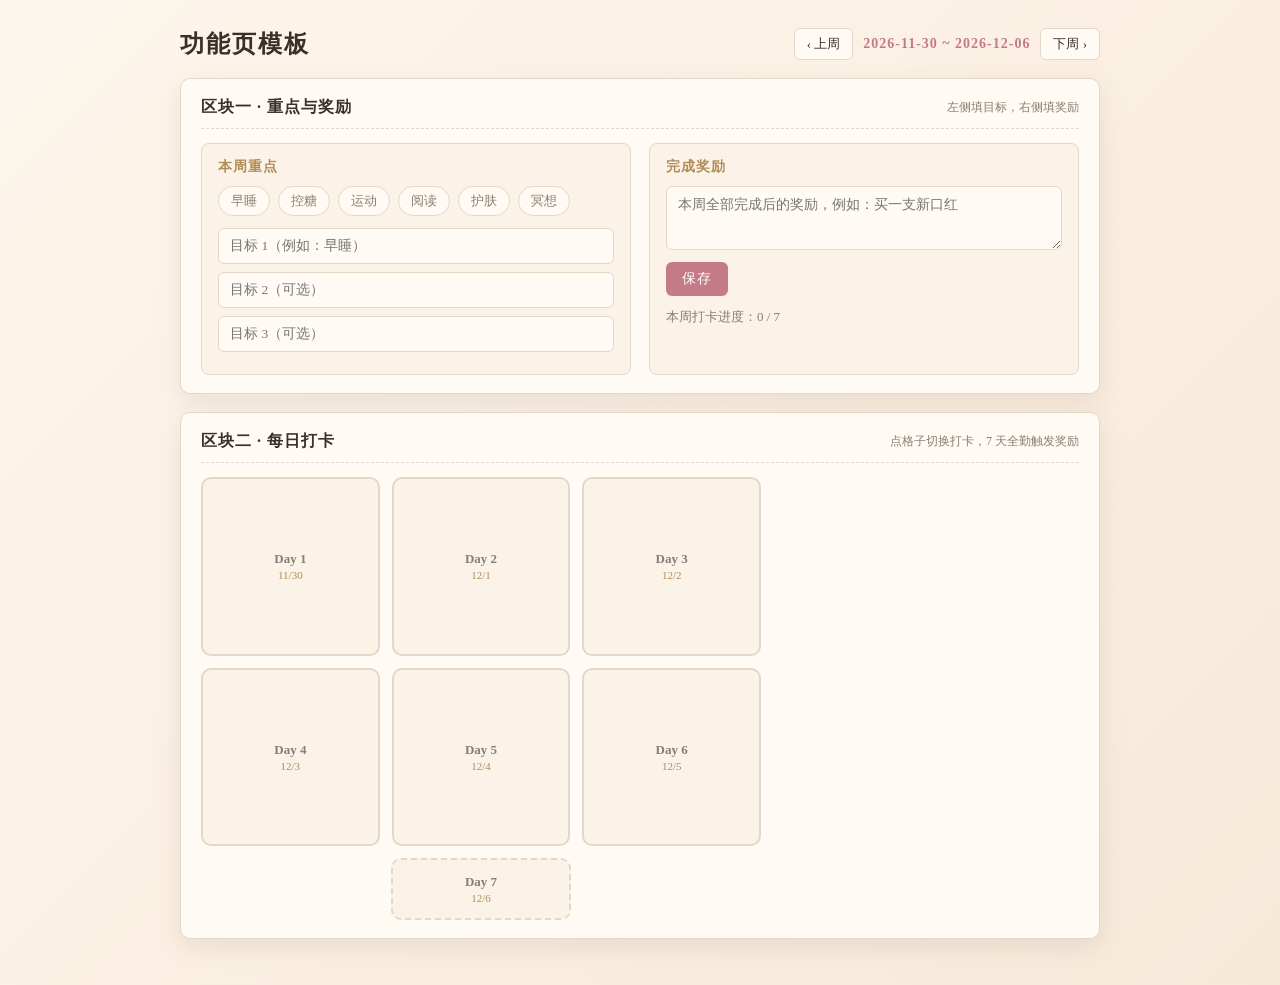
<file: block-page-template.html>
<!DOCTYPE html>
<html lang="zh-CN">
<head>
<meta charset="UTF-8" />
<meta name="viewport" content="width=device-width, initial-scale=1.0" />
<title>区块式页面模板 · Block Page Template</title>
<!--
  ============================================================================
  区块式页面模板（可直接复制扩展新功能页）
  ----------------------------------------------------------------------------
  本文件自包含（HTML + 内联 CSS + 内联 JS），浏览器直接打开即可预览。
  主题变量与「工作台」(index.html / app.js / styles.css) 保持一致，方便复制后
  无缝并入主工程。

  如何复用到主工程（三处对应）：
    1) HTML：把 <section id="view-demo"> ... </section> 复制到 index.html
              （放在其它 view-section 之间即可，无需改动导航，复制后把 id 改成
                view-xxx，并把里面的 id 也改成自己的前缀，避免冲突）。
    2) JS  ：把 <script> 里的 store 字段、getXxx()、renderXxx()、事件绑定
              复制到 app.js 对应位置（store 默认对象、renderDaily 同级、init 区）。
    3) CSS  ：把 <style> 里 .demo-* 相关规则复制到 styles.css（改前缀即可）。

  区块约定（通用）：
    区块一 = 页面中部，常分左右两个子区域（输入 / 选择 + 奖励 / 说明）
    区块二 = 页面底部，常是横向排列的格子网格（打卡 / 状态）
    每个区块用 .block / .block-head / .block-body 包裹，留白统一。
  ============================================================================
-->
<style>
  /* ---------- 洛可可主题变量（与工作台一致） ---------- */
  :root {
    --ink: #3a2f2a;
    --ink-soft: #8a7d72;
    --rose: #c47a87;
    --rose-2: #d99aa6;
    --gold: #b08d57;
    --gold-2: #c9a86a;
    --gold-3: #e0cda0;
    --line: #e3d8c8;
    --panel: #fffaf3;
    --panel-soft: #fbf3e8;
    --shadow: 0 8px 24px rgba(120, 90, 70, .12);
    --serif: "Songti SC", "STSong", "Noto Serif SC", serif;
  }
  * { box-sizing: border-box; }
  body {
    margin: 0; padding: 28px;
    font-family: var(--serif);
    color: var(--ink);
    background: linear-gradient(135deg, #fdf6ec 0%, #f7e9d8 100%);
  }
  .demo-wrap { max-width: 920px; margin: 0 auto; }

  /* ---------- 视图头（标题 + 日期切换） ---------- */
  .view-head { display: flex; align-items: center; justify-content: space-between; margin-bottom: 18px; }
  .view-head h1 { font-size: 24px; margin: 0; letter-spacing: 2px; }
  .date-pick { display: flex; align-items: center; gap: 10px; }
  .ghost-btn {
    border: 1px solid var(--line); background: var(--panel);
    color: var(--ink); border-radius: 6px; padding: 6px 12px; cursor: pointer;
    font-family: var(--serif); font-size: 13px;
  }
  .ghost-btn:hover { border-color: var(--gold); color: var(--gold); }
  .week-range { font-size: 14px; font-weight: 700; color: var(--rose); letter-spacing: 1px; }

  /* ---------- 通用区块容器 ---------- */
  .block {
    background: var(--panel); border: 1px solid var(--line);
    border-radius: 10px; padding: 18px 20px; margin-bottom: 18px;
    box-shadow: var(--shadow);
  }
  .block-head {
    display: flex; align-items: center; justify-content: space-between;
    margin-bottom: 14px; padding-bottom: 10px;
    border-bottom: 1px dashed var(--line);
  }
  .block-title { font-size: 16px; font-weight: 700; letter-spacing: 1px; }
  .block-hint { font-size: 12px; color: var(--ink-soft); }

  /* ---------- 区块一：左右两栏 ---------- */
  .block-row { display: grid; grid-template-columns: 1fr 1fr; gap: 18px; }
  .sub-card {
    background: var(--panel-soft); border: 1px solid var(--line);
    border-radius: 8px; padding: 14px 16px;
  }
  .sub-title {
    font-size: 14px; font-weight: 700; color: var(--gold);
    margin-bottom: 10px; letter-spacing: 1px;
  }
  /* 快捷标签 chips */
  .chips { display: flex; flex-wrap: wrap; gap: 8px; margin-bottom: 12px; }
  .chip {
    border: 1px solid var(--line); background: var(--panel);
    color: var(--ink-soft); border-radius: 999px; padding: 5px 12px;
    font-size: 13px; cursor: pointer; transition: .15s;
  }
  .chip:hover { border-color: var(--rose); color: var(--rose); }
  .chip.on { background: var(--rose); border-color: var(--rose); color: #fff; }
  /* 文本输入 */
  .inp {
    width: 100%; border: 1px solid var(--line); border-radius: 6px;
    padding: 9px 11px; font-family: var(--serif); font-size: 13.5px;
    color: var(--ink); background: var(--panel); margin-bottom: 8px;
  }
  .inp:focus { outline: none; border-color: var(--gold); }
  textarea.inp { resize: vertical; min-height: 64px; }
  .primary-btn {
    border: none; background: var(--rose); color: #fff; cursor: pointer;
    border-radius: 6px; padding: 8px 16px; font-family: var(--serif);
    font-size: 13.5px; letter-spacing: 1px;
  }
  .primary-btn:hover { background: var(--rose-2); }
  .saved-tip { font-size: 12px; color: var(--gold); margin-left: 10px; opacity: 0; transition: .2s; }
  .saved-tip.show { opacity: 1; }
  .status-line { margin-top: 12px; font-size: 13px; color: var(--ink-soft); }
  .status-line.done { color: #2f9e6f; font-weight: 700; }

  /* ---------- 区块二：格子网格（7 格：3+3+1） ---------- */
  .checks {
    display: grid; grid-template-columns: repeat(3, 1fr);
    gap: 12px; max-width: 560px;
  }
  .check {
    aspect-ratio: 1 / 1; border-radius: 10px;
    border: 2px solid var(--line); background: var(--panel-soft);
    display: flex; flex-direction: column; align-items: center; justify-content: center;
    cursor: pointer; transition: .15s; user-select: none;
  }
  .check:hover { border-color: var(--rose); }
  .check .day-label { font-size: 13px; color: var(--ink-soft); font-weight: 700; }
  .check .day-date { font-size: 11px; color: var(--gold); margin-top: 2px; }
  .check.on {
    background: #e7f6ec; border-color: #2f9e6f;
  }
  .check.on .day-label::after { content: " ✓"; color: #2f9e6f; font-size: 18px; font-weight: 700; }
  /* 第 7 格：休息日（居中、虚线样式） */
  .check.rest {
    grid-column: 1 / -1; max-width: 180px; margin: 0 auto; width: 100%;
    border-style: dashed; aspect-ratio: auto; padding: 14px 0;
  }
  .check.rest.on { background: #eef3f8; border-color: var(--gold); }

  /* ---------- 响应式 ---------- */
  @media (max-width: 920px) {
    .block-row { grid-template-columns: 1fr; }
    .checks { grid-template-columns: repeat(2, 1fr); }
  }
</style>
</head>
<body>
<div class="demo-wrap">

  <!-- ===================== 视图容器（复制到 index.html） ===================== -->
  <section class="view" id="view-demo">
    <header class="view-head">
      <h1>功能页模板</h1>
      <div class="date-pick">
        <button class="ghost-btn" id="demoPrev">‹ 上周</button>
        <span id="demoRange" class="week-range"></span>
        <button class="ghost-btn" id="demoNext">下周 ›</button>
      </div>
    </header>

    <!-- ===================== 区块一：左右两栏 ===================== -->
    <div class="block">
      <div class="block-head">
        <span class="block-title">区块一 · 重点与奖励</span>
        <span class="block-hint">左侧填目标，右侧填奖励</span>
      </div>
      <div class="block-row">
        <!-- 左侧：重点目标 -->
        <div class="sub-card">
          <div class="sub-title">本周重点</div>
          <div class="chips" id="demoChips">
            <!-- 占位快捷标签，复制后改 data-v 与文案 -->
            <span class="chip" data-v="早睡">早睡</span>
            <span class="chip" data-v="控糖">控糖</span>
            <span class="chip" data-v="运动">运动</span>
            <span class="chip" data-v="阅读">阅读</span>
            <span class="chip" data-v="护肤">护肤</span>
            <span class="chip" data-v="冥想">冥想</span>
          </div>
          <!-- 最多 3 个文本目标（占位输入） -->
          <input class="inp demo-focus" id="demoFocus1" placeholder="目标 1（例如：早睡）" />
          <input class="inp demo-focus" id="demoFocus2" placeholder="目标 2（可选）" />
          <input class="inp demo-focus" id="demoFocus3" placeholder="目标 3（可选）" />
        </div>
        <!-- 右侧：完成奖励 -->
        <div class="sub-card">
          <div class="sub-title">完成奖励</div>
          <textarea class="inp" id="demoReward" placeholder="本周全部完成后的奖励，例如：买一支新口红"></textarea>
          <div>
            <button class="primary-btn" id="demoSave">保存</button>
            <span class="saved-tip" id="demoSavedTip">已保存 ✓</span>
          </div>
          <div class="status-line" id="demoStatus"></div>
        </div>
      </div>
    </div>

    <!-- ===================== 区块二：打卡格子 ===================== -->
    <div class="block">
      <div class="block-head">
        <span class="block-title">区块二 · 每日打卡</span>
        <span class="block-hint">点格子切换打卡，7 天全勤触发奖励</span>
      </div>
      <div class="checks" id="demoChecks"><!-- 由 JS 渲染 7 格 --></div>
    </div>
  </section>

</div>

<script>
/* ===========================================================================
   模板 JS（复制到 app.js 对应位置）
   说明：按「周一日期」作为每周 key，区块一(重点/奖励)与区块二(打卡)同周存储。
   =========================================================================== */
const STORE_KEY = "block_template_v1";

/* ---- 存储工具 ---- */
function loadStore() {
  try { return JSON.parse(localStorage.getItem(STORE_KEY)) || {}; }
  catch (e) { return {}; }
}
function saveStore(s) { localStorage.setItem(STORE_KEY, JSON.stringify(s)); }
let store = loadStore();
if (!store.weekly) store.weekly = {};

/* ---- 日期工具（与主工程一致） ---- */
const WK = ["日", "一", "二", "三", "四", "五", "六"];
function fmt(d) {
  const m = String(d.getMonth() + 1).padStart(2, "0");
  const day = String(d.getDate()).padStart(2, "0");
  return `${d.getFullYear()}-${m}-${day}`;
}
function parse(s) { const [y, m, d] = s.split("-").map(Number); return new Date(y, m - 1, d); }
function addDays(d, n) { const x = new Date(d); x.setDate(x.getDate() + n); return x; }
function uid() { return Math.random().toString(36).slice(2, 9); }
function mondayOf(d) { const x = new Date(d); const w = (x.getDay() + 6) % 7; return addDays(x, -w); }

/* ---- 当前周（以周一为锚） ---- */
let demoMon = mondayOf(new Date());

/* ---- 取/建本周数据 ---- */
const FOCUS_IDS = ["demoFocus1", "demoFocus2", "demoFocus3"];
function getWeek() {
  const key = fmt(demoMon);
  if (!store.weekly[key]) store.weekly[key] = { focus: [], reward: "", checks: {} };
  return store.weekly[key];
}

/* ---- 渲染：区块一（重点 chips + 文本 + 奖励 + 状态） ---- */
function renderFocus() {
  const w = getWeek();
  // chips 回显：若文本包含 chip 词则高亮
  document.querySelectorAll("#demoChips .chip").forEach((c) => {
    const v = c.dataset.v;
    c.classList.toggle("on", w.focus.some((f) => f === v));
  });
  FOCUS_IDS.forEach((id, i) => {
    document.getElementById(id).value = w.focus[i] || "";
  });
  document.getElementById("demoReward").value = w.reward || "";
  renderStatus();
}
function syncFocus() {
  const w = getWeek();
  const texts = FOCUS_IDS.map((id) => document.getElementById(id).value.trim()).filter(Boolean);
  // 合并 chips 选中的词（去重）
  const chipsSel = Array.from(document.querySelectorAll("#demoChips .chip.on")).map((c) => c.dataset.v);
  w.focus = Array.from(new Set([...chipsSel, ...texts])).slice(0, 3);
  saveStore(store);
}
function renderStatus() {
  const w = getWeek();
  const done = [1,2,3,4,5,6,7].filter((i) => w.checks[i]).length;
  const el = document.getElementById("demoStatus");
  if (done === 7) {
    el.className = "status-line done";
    el.textContent = `🎉 本周已全勤！别忘了奖励自己：${w.reward || "（未设置奖励）"}`;
  } else {
    el.className = "status-line";
    el.textContent = `本周打卡进度：${done} / 7`;
  }
}

/* ---- 渲染：区块二（7 格打卡） ---- */
function renderChecks() {
  const w = getWeek();
  const box = document.getElementById("demoChecks");
  box.innerHTML = "";
  for (let i = 1; i <= 7; i++) {
    const d = addDays(demoMon, i - 1);
    const cell = document.createElement("div");
    cell.className = "check" + (w.checks[i] ? " on" : "") + (i === 7 ? " rest" : "");
    cell.innerHTML = `<div class="day-label">Day ${i}</div><div class="day-date">${d.getMonth()+1}/${d.getDate()}</div>`;
    cell.addEventListener("click", () => {
      w.checks[i] = !w.checks[i];
      saveStore(store);
      renderChecks();
      renderStatus();
    });
    box.appendChild(cell);
  }
}

/* ---- 渲染范围 + 整体 ---- */
function renderRange() {
  const sun = addDays(demoMon, 6);
  document.getElementById("demoRange").textContent = `${fmt(demoMon)} ~ ${fmt(sun)}`;
}
function renderAll() { renderRange(); renderFocus(); renderChecks(); }

/* ---- 事件绑定（复制到 app.js init 区） ---- */
document.querySelectorAll("#demoChips .chip").forEach((c) => {
  c.addEventListener("click", () => { c.classList.toggle("on"); syncFocus(); });
});
FOCUS_IDS.forEach((id) => {
  document.getElementById(id).addEventListener("input", syncFocus);
});
document.getElementById("demoReward").addEventListener("input", () => {
  getWeek().reward = document.getElementById("demoReward").value;
  saveStore(store); renderStatus();
});
document.getElementById("demoSave").addEventListener("click", () => {
  syncFocus();
  getWeek().reward = document.getElementById("demoReward").value;
  saveStore(store);
  const tip = document.getElementById("demoSavedTip");
  tip.classList.add("show");
  setTimeout(() => tip.classList.remove("show"), 1400);
});
document.getElementById("demoPrev").addEventListener("click", () => { demoMon = addDays(demoMon, -7); renderAll(); });
document.getElementById("demoNext").addEventListener("click", () => { demoMon = addDays(demoMon, 7); renderAll(); });

/* ---- 启动 ---- */
renderAll();
</script>
</body>
</html>
</file>
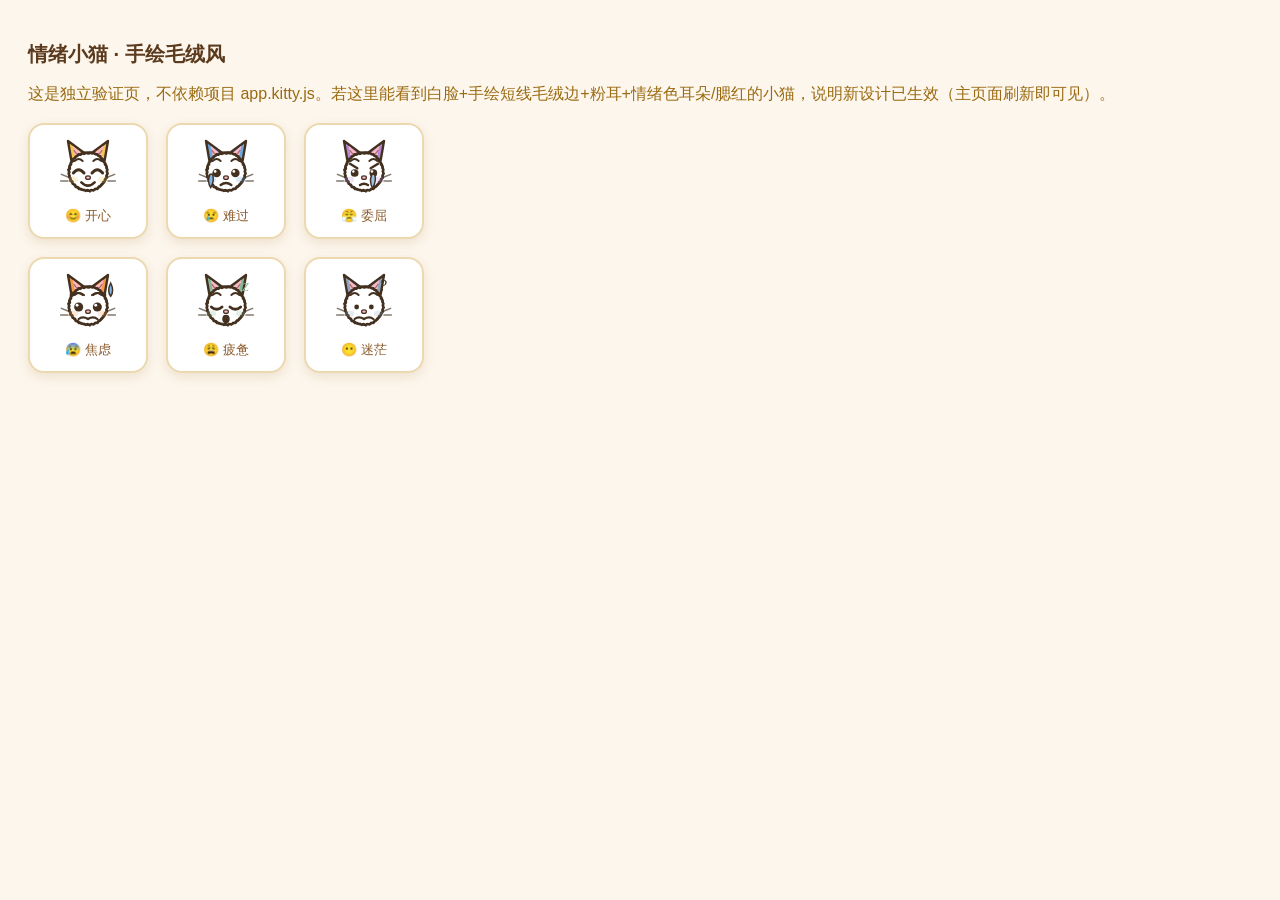
<file: cat-preview.html>
<!DOCTYPE html>
<html lang="zh-CN">
<head>
<meta charset="UTF-8">
<meta name="viewport" content="width=device-width, initial-scale=1.0">
<title>情绪小猫 · 手绘毛绒验证页</title>
<style>
  body { margin: 0; font-family: "PingFang SC","Microsoft YaHei",sans-serif; background: #fdf6ec; color: #5b3a1e; padding: 28px; }
  h1 { font-size: 20px; }
  .tip { color: #9a6a12; margin-bottom: 18px; }
  .grid { display: grid; grid-template-columns: repeat(3, 120px); gap: 18px; }
  .cell { background: #fff; border: 2px solid #ecd9b0; border-radius: 16px; padding: 12px; text-align: center; box-shadow: 0 4px 12px rgba(120,84,8,.12); }
  .cell svg { display: block; margin: 0 auto 6px; }
  .label { font-size: 13px; color: #8a5a2b; }
</style>
</head>
<body>
  <h1>情绪小猫 · 手绘毛绒风</h1>
  <p class="tip">这是独立验证页，不依赖项目 app.kitty.js。若这里能看到白脸+手绘短线毛绒边+粉耳+情绪色耳朵/腮红的小猫，说明新设计已生效（主页面刷新即可见）。</p>
  <div class="grid" id="grid"></div>

<script>
function esc(s){ return String(s); }
function emoFaceSVG(box, size) {
    size = size || 40;
    const icon = (box && (box.icon || box.id || box.emotion)) || "";
    if (!icon) {
      const e = (box && box.emoji) || "🙂";
      return '<span style="font-size:' + Math.round(size * 0.55) + 'px;line-height:1">' + e + '</span>';
    }
    const c = esc(box.color || "#f6c453");
    const ink = "#43301f";
    const pink = "#ffb7c5";
    const cx = 24, cy = 26, R = 14.5;
    function furPath(cx, cy, R, n) {
      let d = "";
      for (let i = 0; i < n; i++) {
        const a = (i / n) * Math.PI * 2;
        const a1 = a - 0.09;
        const a2 = a + 0.09;
        const r1 = R + Math.sin(i * 7.3) * 0.6;
        const r2 = R + Math.cos(i * 5.1) * 0.6;
        const x1 = cx + Math.cos(a1) * r1;
        const y1 = cy + Math.sin(a1) * r1;
        const x2 = cx + Math.cos(a2) * r2;
        const y2 = cy + Math.sin(a2) * r2;
        const mx = cx + Math.cos(a) * (R - 1.4);
        const my = cy + Math.sin(a) * (R - 1.4);
        d += "M" + x1.toFixed(1) + " " + y1.toFixed(1) + " Q" + mx.toFixed(1) + " " + my.toFixed(1) + " " + x2.toFixed(1) + " " + y2.toFixed(1) + " ";
      }
      return d;
    }
    const fur = '<path d="' + furPath(cx, cy, R, 32) + '" fill="none" stroke="' + ink + '" stroke-width="1.5" stroke-linecap="round"/>';
    const ears =
      '<path d="M11.5 17.5 L9 3 L22.5 13 Z" fill="' + c + '" stroke="' + ink + '" stroke-width="1.8" stroke-linejoin="round"/>' +
      '<path d="M36.5 17.5 L39 3 L25.5 13 Z" fill="' + c + '" stroke="' + ink + '" stroke-width="1.8" stroke-linejoin="round"/>' +
      '<path d="M14 14 L12.5 6.5 L19.5 12.5 Z" fill="' + pink + '"/>' +
      '<path d="M34 14 L35.5 6.5 L28.5 12.5 Z" fill="' + pink + '"/>' +
      '<path d="M13.5 10 Q15 13 17.5 13.5" fill="none" stroke="' + ink + '" stroke-width=".9" stroke-linecap="round" opacity=".5"/>' +
      '<path d="M34.5 10 Q33 13 30.5 13.5" fill="none" stroke="' + ink + '" stroke-width=".9" stroke-linecap="round" opacity=".5"/>';
    const head = '<circle cx="' + cx + '" cy="' + cy + '" r="' + R + '" fill="#fff" stroke="' + ink + '" stroke-width="1.6"/>';
    const brows =
      '<path d="M14 18 Q17 15 20 18" fill="none" stroke="' + ink + '" stroke-width="1.4" stroke-linecap="round"/>' +
      '<path d="M28 18 Q31 15 34 18" fill="none" stroke="' + ink + '" stroke-width="1.4" stroke-linecap="round"/>';
    const blush = '<g fill="' + c + '" opacity=".22"><ellipse cx="13" cy="32" rx="3.6" ry="2.3"/><ellipse cx="35" cy="32" rx="3.6" ry="2.3"/></g>';
    const nose = '<ellipse cx="24" cy="30.5" rx="1.8" ry="1.3" fill="' + pink + '" stroke="' + ink + '" stroke-width=".9"/>';
    const mouth = '<path d="M24 32 L24 34 M24 34 L21.5 36 M24 34 L26.5 36" fill="none" stroke="' + ink + '" stroke-width="1.4" stroke-linecap="round" stroke-linejoin="round"/>';
    const whiskers = '<g stroke="' + ink + '" stroke-width="1.1" stroke-linecap="round" opacity=".65">' +
      '<path d="M9 30 L4 28"/><path d="M9 33 L3.5 33"/>' +
      '<path d="M39 30 L44 28"/><path d="M39 33 L44.5 33"/></g>';
    const eye = (ex, r) =>
      '<circle cx="' + ex + '" cy="27" r="' + r + '" fill="' + ink + '"/>' +
      '<circle cx="' + (ex - r * 0.35) + '" cy="' + (27 - r * 0.38) + '" r="' + (r * 0.32) + '" fill="#fff"/>';
    let face = "", cue = "";
    if (icon === "happy") {
      face = '<path d="M13 27 Q17 22 21 27" fill="none" stroke="' + ink + '" stroke-width="2.2" stroke-linecap="round"/>' +
        '<path d="M27 27 Q31 22 35 27" fill="none" stroke="' + ink + '" stroke-width="2.2" stroke-linecap="round"/>' +
        '<path d="M19 34 Q24 39 29 34" fill="none" stroke="' + ink + '" stroke-width="1.9" stroke-linecap="round"/>';
    } else if (icon === "sad") {
      face = eye(17, 3.2) + eye(31, 3.2) +
        '<path d="M20 36 Q24 33 28 36" fill="none" stroke="' + ink + '" stroke-width="1.8" stroke-linecap="round"/>';
      cue = '<path d="M12 28 Q9.5 33 12.5 38 Q15.5 33 14 28 Z" fill="#7fb4e8" stroke="' + ink + '" stroke-width="1.1"/>';
    } else if (icon === "wronged") {
      face = eye(17, 2.9) + eye(31, 2.9) +
        '<path d="M13.5 20 L19 23.5" stroke="' + ink + '" stroke-width="1.8" stroke-linecap="round"/>' +
        '<path d="M34.5 20 L29 23.5" stroke="' + ink + '" stroke-width="1.8" stroke-linecap="round"/>' +
        '<path d="M21 36 Q24 34 27 36" fill="none" stroke="' + ink + '" stroke-width="1.8" stroke-linecap="round"/>';
      cue = '<path d="M30 28 Q27.5 33 30.5 38.5 Q33.5 33 32 28 Z" fill="#9bc4ea" stroke="' + ink + '" stroke-width="1.1"/>';
    } else if (icon === "anxious") {
      face = eye(17, 3.4) + eye(31, 3.4) +
        '<path d="M11 18 Q17 15 21 18" fill="none" stroke="' + ink + '" stroke-width="1.6" stroke-linecap="round"/>' +
        '<path d="M27 18 Q31 15 37 18" fill="none" stroke="' + ink + '" stroke-width="1.6" stroke-linecap="round"/>' +
        '<path d="M17 36 Q20 33.5 24 36 Q28 33.5 31 36" fill="none" stroke="' + ink + '" stroke-width="1.7" stroke-linecap="round"/>';
      cue = '<path d="M41 9 Q44 15 41 19 Q38 15 41 9 Z" fill="#7fb4e8" stroke="' + ink + '" stroke-width="1.1"/>';
    } else if (icon === "tired") {
      face = '<path d="M13 27 Q17 30.5 21 27" fill="none" stroke="' + ink + '" stroke-width="2.2" stroke-linecap="round"/>' +
        '<path d="M27 27 Q31 30.5 35 27" fill="none" stroke="' + ink + '" stroke-width="2.2" stroke-linecap="round"/>' +
        '<ellipse cx="24" cy="36" rx="2.8" ry="3.2" fill="' + ink + '"/>';
      cue = '<text x="36" y="15" font-size="9" fill="#88b89a" font-family="serif" font-style="italic">Z</text>';
    } else if (icon === "lost") {
      face = '<circle cx="18.5" cy="27" r="1.8" fill="' + ink + '"/><circle cx="29.5" cy="27" r="1.8" fill="' + ink + '"/>' +
        '<path d="M17 36 Q20 33.5 24 36 Q28 33.5 31 36" fill="none" stroke="' + ink + '" stroke-width="1.7" stroke-linecap="round"/>';
      cue = '<text x="35" y="15" font-size="12" fill="' + ink + '" font-family="serif" font-style="italic">?</text>';
    } else {
      face = eye(17, 3) + eye(31, 3) + mouth;
    }
    return '<svg viewBox="0 0 48 48" width="' + size + '" height="' + size + '" aria-hidden="true" style="display:block">' +
      ears + head + fur + brows + whiskers + blush + nose + face + cue + '</svg>';
}
const data = [
  { id:"happy", label:"😊 开心", color:"#f6c453" },
  { id:"sad", label:"😢 难过", color:"#6aa9e0" },
  { id:"wronged", label:"😤 委屈", color:"#b48ad6" },
  { id:"anxious", label:"😰 焦虑", color:"#f2994a" },
  { id:"tired", label:"😩 疲惫", color:"#88b89a" },
  { id:"lost", label:"😶 迷茫", color:"#8fa8c0" }
];
const grid = document.getElementById("grid");
grid.innerHTML = data.map(d => '<div class="cell">' + emoFaceSVG(d, 64) + '<div class="label">' + d.label + '</div></div>').join("");
</script>
</body>
</html>
</file>
<file: styles.css>
:root {
  --bg: #f1e3cd;            /* 洛可可奶粉墙 */
  --bg-2: #e8d4ba;
  --panel: #fbf3e3;         /* 象牙白 */
  --panel-soft: #f3e6cf;
  --ink: #3d2a17;
  --ink-soft: #7a6244;
  --line: #d8c19a;
  --gold: #b8860b;
  --gold-2: #d4af37;
  --gold-3: #c9a227;
  --rose: #c47a87;          /* 玫瑰粉 */
  --rose-2: #d49aa5;
  --shadow: 0 8px 26px rgba(61, 42, 23, 0.16);
  --serif: "Cormorant Garamond", Georgia, "Times New Roman", "STKaiti", "KaiTi",
           "Songti SC", "STSong", "SimSun", serif;
}

* { box-sizing: border-box; }
html, body { margin: 0; height: 100%; }
body {
  font-family: var(--serif);
  color: var(--ink);
  -webkit-font-smoothing: antialiased;
  font-size: 15px;
  background: var(--bg);
}

/* 整张工作台背景：天使油画（横图 16:9，与宽屏工作台比例一致 → cover 完全铺满、不留白边、不裁切核心画面） */
.bg-photo {
  position: fixed; inset: 0; z-index: -3; pointer-events: none;
  background: url("angel-bg.jpg") center center / cover no-repeat;
}
/* 极轻薄柔光罩：仅做四周微弱统一，正中保持油画本色清晰 */
.bg-scrim {
  position: fixed; inset: 0; z-index: -2; pointer-events: none;
  background:
    radial-gradient(120% 90% at 50% 45%,
      rgba(251,243,227,0) 55%,
      rgba(241,227,205,.18) 100%);
}

.app { display: flex; min-height: 100vh; }

/* ---------- 侧边栏（奶白描金，仿宫廷墙板） ---------- */
.sidebar {
  width: 240px; flex: 0 0 240px;
  /* 底层：竖长条天使/玫瑰壁画；上层：奶白径向柔光罩保证菜单文字清晰 */
  background:
    linear-gradient(180deg, rgba(251,243,227,.50) 0%, rgba(251,243,227,.36) 35%, rgba(241,227,205,.28) 100%),
    url("sidebar-bg.jpg") center top / cover no-repeat;
  border-right: 3px solid transparent;
  border-image: linear-gradient(var(--gold-2), var(--gold)) 1;
  display: flex; flex-direction: column;
  padding: 26px 18px;
  position: sticky; top: 0; height: 100vh;
  box-shadow: 6px 0 22px rgba(61,42,23,.18);
}
.brand { display: flex; align-items: center; gap: 13px; margin-bottom: 26px; padding-bottom: 18px; border-bottom: 1px solid var(--line); }
.brand-logo {
  width: 46px; height: 46px; flex: 0 0 46px; border-radius: 50%;
  background: radial-gradient(circle at 34% 28%, #fbe6a6, var(--gold-2) 46%, var(--gold) 100%);
  display: grid; place-items: center;
  box-shadow:
    0 0 0 2px #fff9,
    0 0 0 4px var(--gold-2),
    0 0 0 5px #fff5,
    var(--shadow);
}
.brand-logo svg { width: 30px; height: 30px; display: block;
  filter: drop-shadow(0 1px 1px rgba(120,30,45,.35)); }
.brand-text { display: flex; flex-direction: column; line-height: 1.15; }
.brand-title {
  font-weight: 700; font-size: 19px; letter-spacing: 4px;
  color: #6b4326;
}
.brand-sub { font-size: 11px; color: var(--ink-soft); letter-spacing: 5px; margin-top: 3px; }

.nav { display: flex; flex-direction: column; gap: 7px; flex: 1; }
.nav-item {
  display: flex; align-items: center; gap: 12px;
  padding: 12px 15px; border: 1px solid transparent; border-radius: 4px;
  background: rgba(255,250,238,.55); cursor: pointer; color: var(--ink);
  font-size: 15px; text-align: left; transition: .2s; font-family: var(--serif);
  backdrop-filter: blur(2px);
}
.nav-item:hover {
  border-color: var(--gold-2); color: #6b3a4a;
  background: linear-gradient(90deg, rgba(255,250,238,.85), rgba(251,232,212,.78));
}
.nav-item.active {
  background: linear-gradient(180deg, #fff7e2, var(--panel-soft));
  color: #6b3a4a; border-color: var(--gold-2);
  box-shadow: 0 0 0 1px var(--gold-3), inset 0 0 0 1px #fff8; font-weight: 700;
}
/* 描金手绘 SVG 图标（欧式宫廷风） */
.nav-ico { width: 22px; flex: 0 0 22px; display: inline-flex; align-items: center; justify-content: center; color: var(--gold); }
.nav-ico svg { width: 20px; height: 20px; display: block; fill: none; stroke: currentColor; stroke-width: 1.6; stroke-linecap: round; stroke-linejoin: round;
  /* 描金描边的轻微阴影，让图标像浮在奶白墙上的烫金饰物 */
  filter: drop-shadow(0 1px 0.6px rgba(180,132,11,.55)) drop-shadow(0 1.5px 2px rgba(120,84,8,.35));
}
.nav-ico svg text { fill: currentColor; stroke: none; font-family: Georgia, "Times New Roman", serif; font-weight: 600; }
.nav-item.active .nav-ico { color: #b8860b; }
.nav-item.active .nav-ico svg { filter: drop-shadow(0 1px 1px rgba(184,134,11,.85)) drop-shadow(0 2px 3px rgba(120,84,8,.5)); }
.nav-item:hover .nav-ico { color: #a8781f; }
.nav-item:hover .nav-ico svg { filter: drop-shadow(0 1px 1px rgba(168,120,31,.8)) drop-shadow(0 2px 3px rgba(120,84,8,.45)); }

.sidebar-foot { display: flex; flex-direction: column; gap: 8px; margin-top: 14px; }
.ghost-btn {
  background: rgba(255,250,238,.55); border: 1px solid var(--gold-3); color: var(--ink-soft);
  padding: 8px 12px; border-radius: 4px; cursor: pointer; font-size: 13px;
  font-family: var(--serif); transition: .15s;
  backdrop-filter: blur(2px);
}
.ghost-btn:hover { background: rgba(201,162,39,.12); color: var(--ink); border-color: var(--gold-2); }
.ghost-btn.active { background: linear-gradient(180deg, var(--gold-2), var(--gold)); color: #fff8; border-color: var(--gold); font-weight: 700; box-shadow: 0 1px 3px rgba(120,84,8,.4); }

/* ---------- 主区 ---------- */
.main { flex: 1; padding: 34px 44px; max-width: 1180px; }
.view { display: none; animation: fade .3s ease; }
.view.active { display: block; }
@keyframes fade { from { opacity: 0; transform: translateY(8px);} to {opacity:1; transform:none;} }

.view-head { margin-bottom: 24px; position: relative; }
.view-head h1 {
  font-size: 30px; margin: 0 0 6px; color: var(--ink);
  letter-spacing: 2px; font-weight: 700; text-shadow: 0 1px 0 #fff8;
}
.view-head h1::after {
  content: ""; display: block; width: 260px; height: 24px; margin-top: 6px;
  background: url("divider.svg") no-repeat left center;
}
.view-desc { color: var(--ink-soft); margin: 0; font-size: 14.5px; font-style: italic; }
.part-label {
  margin: 20px 0 18px; padding-bottom: 8px; border-bottom: 1px solid var(--line);
  font-size: 17px; color: var(--ink); letter-spacing: 1px; font-weight: 700;
}
.date-pick { display: flex; align-items: center; gap: 10px; margin-top: 12px; }

/* ---------- 通用控件 ---------- */
.inp {
  border: 1px solid var(--gold-3); border-radius: 4px; background: #fffdf6;
  color: var(--ink); padding: 9px 12px; font-size: 14px; outline: none;
  font-family: var(--serif); transition: .15s;
}
.inp:focus { border-color: var(--rose); box-shadow: 0 0 0 3px rgba(196,122,135,.18); }
.grow { flex: 1; }
.primary-btn {
  background: linear-gradient(180deg, var(--gold-2), var(--gold));
  color: var(--ink); border: 1px solid var(--gold); cursor: pointer;
  padding: 9px 18px; border-radius: 4px; font-size: 14px;
  font-family: var(--serif); letter-spacing: 1px; transition: .15s; font-weight: 700;
}
.primary-btn:hover { filter: brightness(1.06); box-shadow: var(--shadow); }
.card {
  background: var(--panel); border: 13px solid transparent;
  border-image: url("frame.svg") 30 round;
  border-radius: 3px; padding: 20px 22px; box-shadow: var(--shadow);
}
.card h3 { margin: 0 0 14px; font-size: 16px; color: var(--ink); letter-spacing: .5px; font-weight: 700; }

/* ---------- 年历 ---------- */
/* 年历工具栏 / 提示 / 图例 */
.cal-toolbar {
  display: flex; align-items: center; justify-content: space-between; flex-wrap: wrap; gap: 12px;
  background: rgba(255,250,238,.66); backdrop-filter: blur(2px);
  border: 1px solid var(--gold-3); border-radius: 6px;
  padding: 12px 16px; margin-bottom: 14px; box-shadow: var(--shadow);
}
.cal-info { display: flex; align-items: baseline; gap: 10px; }
.cal-info-label { font-size: 13px; letter-spacing: 1px; color: var(--ink-soft); }
.cal-info-value { font-size: 15px; font-weight: 700; color: #6b3a4a; font-family: var(--serif); }
.cal-interval { display: inline-flex; align-items: baseline; gap: 4px; font-size: 12px; color: var(--ink-soft); }
.interval-inp { width: 52px !important; padding: 3px 6px; font-size: 13px; text-align: center; }
.cal-actions { display: flex; gap: 8px; }
.cal-pick-hint {
  margin: 0 0 12px; padding: 9px 14px; font-style: italic; font-size: 13.5px;
  color: #6b3a4a; background: rgba(201,162,39,.12);
  border-left: 3px solid var(--gold); border-radius: 3px;
}
.cal-legend { display: flex; flex-wrap: wrap; gap: 16px; margin-bottom: 14px; font-size: 12.5px; color: var(--ink-soft); }
.legend-item { display: inline-flex; align-items: center; gap: 6px; }
.legend-swatch { width: 15px; height: 15px; border-radius: 3px; border: 1px solid rgba(0,0,0,.12); display: inline-block; }
.legend-swatch.today { background: linear-gradient(180deg, var(--rose-2), var(--rose)); }
.legend-swatch.checkin { background: rgba(160,156,148,.20); }
.legend-swatch.task { background: #fff; box-shadow: inset 0 -3px 0 var(--gold); }
.legend-swatch.start { background: #c9c3ba; box-shadow: 0 0 0 2px var(--gold); }
.legend-swatch.holi { background: rgba(196,122,135,.30); color: var(--rose); font-weight: 700; display: inline-flex; align-items: center; justify-content: center; font-size: 11px; line-height: 1; }

/* 年历：生理期按钮（标记经期） */
.period-btn { border-color: #f0b8c8; color: #b03a5e; }
.period-btn:hover { background: rgba(226,109,146,.12); border-color: #e26d92; color: #8a2a44; }

.calendar-grid { display: grid; grid-template-columns: repeat(3, 1fr); gap: 20px; }
.month {
  background: var(--panel); border: 11px solid transparent;
  border-image: url("frame.svg") 30 round;
  border-radius: 3px; padding: 14px 16px; box-shadow: var(--shadow);
}
.month-title { font-weight: 700; margin-bottom: 10px; font-size: 16px; text-align: center; color: var(--ink); letter-spacing: 2px; }
.month-grid { display: grid; grid-template-columns: repeat(7, 1fr); gap: 4px; }
.wk { text-align: center; font-size: 11px; color: var(--gold); padding: 2px 0; font-weight: 700; }
.day {
  display: flex; flex-direction: column; align-items: center; justify-content: center;
  gap: 1px; min-height: 34px;
  text-align: center; font-size: 12.5px; padding: 4px 0; border-radius: 4px;
  cursor: pointer; transition: .12s; color: var(--ink); border: 1px solid transparent;
}
.day-num { line-height: 1.1; }
.day-holi { font-size: 8.5px; line-height: 1.05; color: var(--rose); font-weight: 700; letter-spacing: .3px; white-space: nowrap; pointer-events: none; }
.day:hover { background: var(--panel-soft); }
.day.blank { cursor: default; }
.day.today { background: linear-gradient(180deg, var(--rose-2), var(--rose)); color: #fff8; font-weight: 700; }
.day.has-task { box-shadow: inset 0 -3px 0 var(--gold); }
.day.weekend { color: var(--ink-soft); }
/* 法定节假日：淡玫瑰底 + 下方 * 标记 */
.day.holi { background: rgba(196,122,135,.14); color: #6b3a4a; }
.day.holi:hover { background: rgba(196,122,135,.24); }

/* 100 天打卡区间：淡灰底色（无边框） */
.day.checkin {
  background: rgba(160,156,148,.20);
  color: #6b6358;
}
.day.checkin:hover { background: rgba(160,156,148,.32); }
/* 区间内的「今天」仍保留玫瑰金高亮 */
.day.checkin.today {
  background: linear-gradient(180deg, var(--rose-2), var(--rose));
  color: #fff; font-weight: 700;
}
/* 打卡起始日：以金色 ◇ 标识，无边框 */
.day.checkin-start {
  font-weight: 700; color: #5a4a2a;
}
.day.checkin-start::after { content: "◇"; font-size: 9px; margin-left: 2px; color: var(--gold); vertical-align: super; }

/* ---------- 姨妈期（经期）标记：用「顶部粉色条」独立呈现，与 100 天打卡灰底（整格）、任务金底条（底部）互不覆盖 ---------- */
.day.period-start {
  color: #8a2a44; font-weight: 700;
  box-shadow: inset 0 5px 0 #ff5d86;
}
.day.period-start:hover { box-shadow: inset 0 5px 0 #ff3d6e; }
.day.period-day {
  color: #8a2a44;
  box-shadow: inset 0 4px 0 #ff9fb6;
}
.day.period-day:hover { box-shadow: inset 0 4px 0 #ff7fa6; }
/* 预计经期：虚线边框（不含底色，避免盖住打卡灰底）+ 顶部淡粉虚线提示 */
.day.period-pred {
  border: 1px dashed #e26d92; color: #b03a5e; font-weight: 700;
}
.day.period-pred-day {
  border: 1px dashed rgba(226,109,146,.5); color: #b03a5e;
}
/* 提醒日：金色描边高亮（不含底色，避免盖住打卡灰底） */
.day.period-remind {
  border: 1px solid var(--gold); color: #6b4e12;
  box-shadow: inset 0 0 0 1px rgba(201,162,39,.35);
}
/* 今天始终保留玫瑰金高亮（避免被经期样式覆盖） */
.day.today.period-start, .day.today.period-day,
.day.today.period-pred, .day.today.period-pred-day,
.day.today.period-remind {
  background: linear-gradient(180deg, var(--rose-2), var(--rose)); color: #fff;
}
/* 标记中：已选开始日（等待结束日），脉冲高亮提示 */
.day.period-draft-start {
  color: #8a2a44; font-weight: 700;
  box-shadow: inset 0 5px 0 #ff5d86, 0 0 0 2px #ff5d86;
  animation: periodPulse 1.1s ease-in-out infinite;
}
@keyframes periodPulse { 0%,100% { transform: scale(1); } 50% { transform: scale(1.06); } }
.day-period { font-size: 8px; line-height: 1; pointer-events: none; margin-top: 1px; }
.day-period.pred { color: #e26d92; }
.day-period.remind { color: #b8860b; font-weight: 700; }
.day-period.draft { color: #ff3d6e; font-weight: 700; }
/* 图例色块 */
.legend-swatch.period { background: #fff; box-shadow: inset 0 5px 0 #ff5d86; }
.legend-swatch.period-pred { background: rgba(255,150,180,.14); border: 1px dashed #e26d92; }
.legend-swatch.period-remind { background: rgba(201,162,39,.18); border: 1px solid var(--gold); }
/* 标记经期按钮高亮 */
.period-btn.active { background: linear-gradient(180deg, #ffd9e0, #ffb3c4); color: #8a2a44; border-color: #e26d92; }
/* 标记经期提示（沿用 cal-pick-hint 但换色） */
.cal-pick-hint.period-hint { color: #8a2a44; background: rgba(226,109,146,.12); border-left-color: #e26d92; }
/* 提醒横幅 */
.cal-period-alert {
  margin: 0 0 12px; padding: 10px 14px; font-size: 13.5px; font-weight: 600;
  color: #8a2a44; background: linear-gradient(180deg, #ffe3ea, #ffd0dd);
  border-left: 3px solid #e26d92; border-radius: 3px;
}

/* ---------- 个人分析 ---------- */
.stat-cards { display: grid; grid-template-columns: repeat(4, 1fr); gap: 16px; margin-bottom: 18px; }
.stat-card {
  background: var(--panel); border: 11px solid transparent;
  border-image: url("frame.svg") 30 round;
  border-radius: 3px; padding: 16px 18px; box-shadow: var(--shadow); text-align: center;
}
.stat-num { font-size: 28px; font-weight: 800; color: var(--rose); }
.stat-label { font-size: 13px; color: var(--ink-soft); margin-top: 4px; letter-spacing: .5px; }
.chart-row { display: grid; grid-template-columns: 1fr 1fr; gap: 16px; margin-bottom: 16px; }
.chart-box { width: 100%; }

/* ---------- 资源库 ---------- */
.toolbar { display: flex; gap: 10px; margin-bottom: 16px; flex-wrap: wrap; }
.res-list { display: grid; grid-template-columns: repeat(2, 1fr); gap: 16px; }
.res-card {
  background: var(--panel); border: 11px solid transparent;
  border-image: url("frame.svg") 30 round;
  border-radius: 3px; padding: 14px 16px; box-shadow: var(--shadow);
  display: flex; flex-direction: column; gap: 6px;
}
.res-card .res-top { display: flex; justify-content: space-between; align-items: flex-start; gap: 8px; }
.res-name { font-weight: 700; font-size: 16px; word-break: break-word; color: var(--ink); }
.res-link { color: var(--rose); font-size: 13px; text-decoration: none; word-break: break-all; }
.res-link:hover { text-decoration: underline; }
.res-note { color: var(--ink-soft); font-size: 13.5px; font-style: italic; }
.res-cat {
  font-size: 11px; background: linear-gradient(180deg, var(--rose-2), var(--rose));
  color: #fff8; padding: 2px 10px; border-radius: 20px; white-space: nowrap; font-weight: 700;
}
.res-actions { display: flex; gap: 8px; margin-top: 4px; }
.res-actions button { font-size: 12px; border: none; background: transparent; cursor: pointer; color: var(--ink-soft); font-family: var(--serif); }
.res-actions .edit:hover { color: var(--rose); }
.res-actions .del:hover { color: #8a2a3e; }
.res-empty { color: var(--ink-soft); padding: 30px; text-align: center; grid-column: 1/-1; font-style: italic; }

/* ---------- 弹窗 ---------- */
.modal-mask, .hundred-pop {
  position: fixed; inset: 0; background: rgba(61,42,23,.45);
  display: grid; place-items: center; z-index: 50;
}
/* 关键修复：让 hidden 属性真正生效（覆盖上面 display:grid 的覆盖） */
.modal-mask[hidden], .hundred-pop[hidden] { display: none; }
.modal {
  background: var(--panel); border: 14px solid transparent;
  border-image: url("frame.svg") 30 round;
  border-radius: 3px; padding: 26px; width: 440px; max-width: 92vw;
  box-shadow: 0 24px 70px rgba(0,0,0,.3); display: flex; flex-direction: column; gap: 12px;
}
.modal h3 { margin: 0 0 6px; color: var(--ink); letter-spacing: 1px; font-weight: 700; }
.modal label { display: flex; flex-direction: column; gap: 5px; font-size: 13px; color: var(--ink-soft); }
.modal textarea { resize: vertical; font-family: var(--serif); }
.modal-actions { display: flex; justify-content: flex-end; gap: 10px; margin-top: 6px; }
.modal-text { font-family: var(--serif); font-size: 14px; color: var(--ink); line-height: 1.6; margin: 6px 0 4px; }
.modal-sub { font-size: 12.5px; color: var(--ink-soft); font-style: italic; margin: 4px 0 14px; line-height: 1.5; }
/* 经期设置：间隔天数行（输入框 + 填入建议值按钮） */
.set-row { display: flex; align-items: flex-end; gap: 10px; }
.set-row label { flex: 1; display: flex; flex-direction: column; gap: 4px; font-size: 13px; color: var(--ink); font-family: var(--serif); }
.set-row .inp { font-size: 14px; padding: 7px 9px; }
.set-row .tiny { flex: 0 0 auto; padding: 6px 10px; font-size: 12px; white-space: nowrap; }
.modal-hint { font-size: 12px; color: var(--gold); margin: -4px 0 8px; line-height: 1.5; }

/* ---------- 经期设置：默认周期（手动添加） ---------- */
.set-block { margin: 14px 0 4px; padding-top: 12px; border-top: 1px dashed var(--line); }
.set-title { font-size: 13.5px; font-weight: 700; color: var(--ink); font-family: var(--serif); margin-bottom: 6px; }
.period-add { display: flex; align-items: center; gap: 8px; flex-wrap: wrap; }
.period-add .inp { font-size: 13px; padding: 6px 8px; }
.period-add .dash { color: var(--ink-soft); font-size: 14px; }
.period-list { list-style: none; margin: 10px 0 0; padding: 0; display: flex; flex-direction: column; gap: 6px; max-height: 168px; overflow-y: auto; }
.period-list .period-item { display: flex; align-items: center; justify-content: space-between; gap: 10px; padding: 6px 10px; border: 1px solid var(--line); border-radius: 6px; background: var(--panel); font-size: 13px; font-family: var(--serif); color: var(--ink); }
.period-list .period-item.empty { justify-content: center; color: var(--ink-soft); font-style: italic; border-style: dashed; background: transparent; }
.period-list .period-range { letter-spacing: .3px; }
.ghost-btn.tiny.danger { color: #b03a5e; border-color: rgba(226,109,146,.55); }
.ghost-btn.tiny.danger:hover { background: rgba(226,109,146,.12); border-color: #e26d92; }

/* ---------- 日计划 ---------- */
.add-row { display: flex; gap: 10px; margin-bottom: 14px; }
.progress-wrap { display: flex; align-items: center; gap: 12px; margin-bottom: 16px; }
.progress-wrap.big { margin: 18px 0; }
.progress-bar { flex: 1; height: 12px; background: var(--panel-soft); border: 1px solid var(--gold-3); border-radius: 20px; overflow: hidden; }
.progress-bar span { display: block; height: 100%; width: 0; background: linear-gradient(90deg, var(--gold-2), var(--rose-2), var(--rose)); transition: .3s; }
.progress-text { font-size: 13px; color: var(--ink-soft); white-space: nowrap; }

.todo-list { list-style: none; margin: 0; padding: 0; display: flex; flex-direction: column; gap: 9px; }
.todo-item {
  display: flex; align-items: center; gap: 12px; background: var(--panel);
  border: 1px solid var(--line); border-left: 4px solid var(--rose);
  border-radius: 4px; padding: 12px 14px; box-shadow: var(--shadow);
}
.todo-check {
  width: 22px; height: 22px; border-radius: 50%; border: 2px solid var(--rose);
  cursor: pointer; flex: 0 0 auto; display: grid; place-items: center; transition: .15s; color: #fff8;
}
.todo-check.done { background: var(--rose); border-color: var(--rose); }
.todo-text { flex: 1; font-size: 15px; word-break: break-word; }
.todo-item.done .todo-text { text-decoration: line-through; color: var(--ink-soft); font-style: italic; }
.todo-del { border: none; background: transparent; color: var(--ink-soft); cursor: pointer; font-size: 16px; }
.todo-del:hover { color: #8a2a3e; }
.todo-empty { color: var(--ink-soft); text-align: center; padding: 28px; font-style: italic; }

/* 日计划：任务打卡块 + 三栏（习惯打卡 / 时间轴 / 对比图） */
.daily-block { margin-bottom: 22px; }
.daily-block-head, .col-head { display: flex; align-items: center; gap: 8px; margin-bottom: 12px; }
.daily-block-title, .col-title { font-size: 16px; font-weight: 700; color: var(--ink); letter-spacing: .5px; }
.col-ico { width: 20px; height: 20px; color: var(--rose); flex: 0 0 auto; }
.daily-cols { display: grid; grid-template-columns: 1fr 1.1fr 1.3fr; gap: 18px; align-items: stretch; }
.daily-col { background: var(--panel); border: 1px solid var(--line); border-radius: 6px; padding: 16px; box-shadow: var(--shadow); display: flex; flex-direction: column; }
.col-head { border-bottom: 1px solid var(--line); padding-bottom: 10px; }

/* 左栏：习惯打卡 */
.habit-sub { display: flex; align-items: center; justify-content: space-between; gap: 12px; padding: 14px 0; border-bottom: 1px dashed var(--line); }
.habit-sub:last-child { border-bottom: none; }
.habit-label { display: flex; align-items: center; gap: 8px; font-size: 14.5px; color: var(--ink); }
.habit-ico { width: 22px; height: 22px; color: var(--rose); display: inline-flex; }
.habit-ico svg { width: 100%; height: 100%; }
.switch { position: relative; display: inline-block; width: 46px; height: 26px; flex: 0 0 auto; }
.switch input { opacity: 0; width: 0; height: 0; }
.switch-track { position: absolute; inset: 0; background: var(--panel-soft); border: 1px solid var(--line); border-radius: 20px; transition: .2s; cursor: pointer; }
.switch-track::before { content: ""; position: absolute; width: 20px; height: 20px; left: 2px; top: 2px; background: #fff; border-radius: 50%; box-shadow: 0 1px 3px rgba(0,0,0,.2); transition: .2s; }
.switch input:checked + .switch-track { background: linear-gradient(90deg, var(--gold-2), var(--rose)); border-color: var(--rose); }
.switch input:checked + .switch-track::before { transform: translateX(20px); }
.switch.sm { width: 38px; height: 22px; flex: 0 0 auto; }
.switch.sm .switch-track::before { width: 16px; height: 16px; left: 2px; top: 2px; }
.switch.sm input:checked + .switch-track::before { transform: translateX(16px); }
.water-cups { display: flex; gap: 4px; flex-wrap: wrap; }
.cup { width: 18px; height: 22px; color: var(--gold-3); cursor: pointer; transition: .12s; }
.cup svg { width: 100%; height: 100%; }
.cup.full { color: #4aa3d6; }
.cup.full svg path:first-child { fill: rgba(74,163,214,.28); }
.cup:hover { transform: translateY(-2px); }
.sleep-moons { display: flex; gap: 4px; flex-wrap: wrap; }
.moon { width: 18px; height: 18px; color: var(--gold-3); cursor: pointer; transition: .12s; }
.moon svg { width: 100%; height: 100%; }
.moon.full { color: #9b7ec9; }
.moon.full svg path { fill: rgba(155,126,201,.30); }
.moon:hover { transform: translateY(-2px); }

/* 心情：8 个笑脸 */
.mood-faces { display: flex; gap: 3px; flex-wrap: wrap; justify-content: flex-end; }
.mood-face { width: 22px; height: 22px; color: var(--gold-3); cursor: pointer; transition: transform .12s, color .12s, background .12s; border-radius: 50%; }
.mood-face svg { width: 100%; height: 100%; display: block; }
.mood-face:hover { transform: translateY(-2px) scale(1.08); }
.mood-face.on { color: var(--rose); background: rgba(196,122,135,.15); transform: scale(1.12); }

/* 跟练：从资源库选取内容 */
.habit-sub-col { flex-direction: column; align-items: stretch; gap: 4px; }
.habit-sub-row { display: flex; align-items: center; justify-content: space-between; gap: 12px; }
.habit-workout-actions { display: flex; align-items: center; gap: 10px; }
.workout-list { margin-top: 6px; display: flex; flex-direction: column; gap: 6px; }
.workout-empty { font-size: 12px; color: var(--ink-soft); font-style: italic; padding: 2px 0; }
.workout-item { display: flex; align-items: center; gap: 8px; background: var(--panel-soft); border: 1px solid var(--line); border-radius: 8px; padding: 6px 10px; font-size: 13px; }
.workout-name { flex: 1; color: var(--ink); overflow: hidden; text-overflow: ellipsis; white-space: nowrap; }
.workout-link { color: var(--rose); text-decoration: none; font-weight: 700; flex: 0 0 auto; }
.workout-link:hover { text-decoration: underline; }
.workout-del { border: none; background: transparent; color: var(--ink-soft); cursor: pointer; font-size: 13px; flex: 0 0 auto; padding: 0 2px; }
.workout-del:hover { color: #d96f6f; }
.workout-pick-list { display: flex; flex-direction: column; gap: 8px; max-height: 52vh; overflow-y: auto; margin: 4px 0 2px; }
.pick-item { display: flex; align-items: center; gap: 10px; padding: 10px 12px; border: 1px solid var(--line); border-radius: 10px; cursor: pointer; transition: .12s; background: var(--panel-soft); }
.pick-item:hover { border-color: var(--gold-3); }
.pick-item.on { border-color: var(--rose); background: rgba(196,122,135,.12); }
/* 自定义习惯 */
.custom-add-row { margin: 8px 0 4px; }
.custom-list { margin-top: 6px; display: flex; flex-direction: column; gap: 6px; }
.custom-empty { font-size: 12px; color: var(--ink-soft); font-style: italic; padding: 2px 0; }
.custom-item { display: flex; align-items: center; gap: 8px; background: var(--panel-soft); border: 1px solid var(--line); border-radius: 8px; padding: 6px 10px; font-size: 13px; }
.custom-check { width: 18px; height: 18px; border-radius: 6px; border: 2px solid var(--rose); color: #fff; display: grid; place-items: center; cursor: pointer; flex: 0 0 auto; font-size: 12px; font-weight: 700; }
.custom-check.done { background: var(--rose); }
.custom-name { flex: 1; color: var(--ink); overflow: hidden; text-overflow: ellipsis; white-space: nowrap; }
.custom-item.done .custom-name { text-decoration: line-through; color: var(--ink-soft); font-style: italic; }
.custom-del { border: none; background: transparent; color: var(--ink-soft); cursor: pointer; font-size: 13px; flex: 0 0 auto; padding: 0 2px; }
.custom-del:hover { color: #d96f6f; }
.pick-check { width: 20px; height: 20px; flex: 0 0 auto; border-radius: 50%; border: 1.5px solid var(--gold-3); display: grid; place-items: center; color: #fff; font-size: 12px; }
.pick-item.on .pick-check { background: var(--rose); border-color: var(--rose); }
.pick-name { flex: 1; font-size: 14px; color: var(--ink); }
.pick-cat { font-size: 11px; color: var(--ink-soft); background: var(--panel); border: 1px solid var(--line); border-radius: 20px; padding: 2px 8px; flex: 0 0 auto; }
.pick-url { font-size: 11px; color: var(--ink-soft); flex: 0 0 auto; max-width: 160px; overflow: hidden; text-overflow: ellipsis; white-space: nowrap; }

/* 中栏：时间轴 */
.tl-add { display: flex; gap: 8px; margin-bottom: 16px; }
.tl-add .tl-time { width: 96px; flex: 0 0 auto; }
.tl-time { font-size: 12px; color: var(--gold); font-weight: 700; width: 48px; flex: 0 0 auto; }
/* 时间轴主体：左侧刻度轴 + 右侧三段输入框，并排 */
.tl-axis-row { display: flex; gap: 18px; align-items: stretch; margin-bottom: 14px; }
.timeline { position: relative; display: flex; flex: 0 0 auto; min-height: 480px; }
/* 24 小时刻度尺：24 个空心圆点，第 8、16 个为实心棕色点（将轴分为三段） */
.tl-scale { display: flex; flex-direction: column; justify-content: space-between; flex: 0 0 auto; width: 14px; padding: 2px 0; }
.tl-tick { position: relative; width: 12px; height: 12px; border-radius: 50%; background: #fff; border: 2px solid var(--line); flex: 0 0 auto; }
.tl-tick.solid { background: #c19a6b; border-color: #c19a6b; }
.tl-schedule { padding-top: 14px; border-top: 1px dashed var(--line); }
.tl-items { display: flex; flex-direction: column; }
.tl-item { position: relative; padding: 10px 0; }
.tl-dot { width: 16px; height: 16px; border-radius: 50%; background: #fff; border: 3px solid var(--rose); cursor: pointer; transition: .15s; flex: 0 0 auto; }
.tl-dot:hover { box-shadow: 0 0 0 3px rgba(196,122,135,.25); }
.tl-dot.done { background: var(--rose); }
.tl-body { display: flex; align-items: center; gap: 10px; }
.tl-text { flex: 1; font-size: 14.5px; color: var(--ink); }
.tl-item.done .tl-text { text-decoration: line-through; color: var(--ink-soft); font-style: italic; }
.tl-del { border: none; background: transparent; color: var(--ink-soft); cursor: pointer; font-size: 14px; }
.tl-del:hover { color: #8a2a3e; }
.tl-empty { color: var(--ink-soft); text-align: center; padding: 28px 0; font-style: italic; font-size: 13.5px; }

/* 时间轴三段时段备忘：放在刻度轴右侧（棕色实点分成三段），纵向与三段对齐 */
.seg-notes { flex: 1; display: flex; flex-direction: column; gap: 12px; min-height: 480px; }
.seg-note { flex: 1; display: flex; flex-direction: column; gap: 6px; }
.seg-label { display: flex; align-items: center; gap: 7px; font-family: var(--serif); font-size: 13px; color: var(--ink-soft); letter-spacing: .5px; }
.seg-dot { width: 9px; height: 9px; border-radius: 50%; background: #c19a6b; border: 1px solid #c19a6b; flex: 0 0 auto; }
.seg-input { flex: 1; width: 100%; border: 1px solid var(--line); background: var(--panel-soft); border-radius: 4px; padding: 9px 11px; font-family: var(--serif); font-size: 16.5px; color: var(--ink); resize: none; min-height: 38px; line-height: 1.5; }
.seg-input:focus { outline: none; border-color: var(--gold); }

/* 右栏：对比图（双栏笔记 / 图表留白 + 照片） */
.compare { flex: 1; display: flex; flex-direction: column; min-height: 300px; }
.cmp-half { flex: 1; display: flex; flex-direction: column; min-height: 0; }
.compare-divider { height: 0; border-top: 1px dashed var(--gold-3); margin: 10px 0; }
.cmp-photo { display: flex; flex-direction: column; align-items: center; justify-content: center; gap: 10px; flex: 1; min-height: 0; }
.cmp-add { border: 1px dashed var(--line); background: var(--panel-soft); color: var(--ink-soft); border-radius: 4px; padding: 6px 12px; font-family: var(--serif); font-size: 12.5px; cursor: pointer; transition: .15s; }
.cmp-add:hover { border-color: var(--gold); color: var(--ink); }
.cmp-img { flex: 0 0 auto; max-width: 100%; max-height: 260px; height: auto; width: auto; border-radius: 6px; border: 1px solid var(--line); box-shadow: 0 4px 14px rgba(90,58,30,.15); object-fit: cover; }
.cmp-acts { display: flex; gap: 6px; }
.cmp-acts button { border: 1px solid var(--line); background: var(--panel); color: var(--ink-soft); border-radius: 4px; padding: 4px 10px; font-size: 12px; cursor: pointer; font-family: var(--serif); transition: .15s; }
.cmp-acts button:hover { border-color: var(--gold); color: var(--ink); }
.cmp-note { flex: 0 0 auto; width: 100%; height: 84px; border: 1px solid var(--line); background: var(--panel-soft); border-radius: 4px; padding: 10px 12px; font-family: var(--serif); font-size: 13.5px; color: var(--ink); resize: none; line-height: 1.5; }
.cmp-note:focus { outline: none; border-color: var(--gold); }

/* 日计划对比图下方：今日完成打卡按钮 */
.daily-done-row {
  display: flex;
  align-items: center;
  gap: 12px;
  margin-top: 14px;
  padding-top: 14px;
  border-top: 1px dashed var(--line);
}
.dd-status {
  flex: 1;
  font-size: 12.5px;
  color: var(--ink-soft);
  font-family: var(--serif);
  line-height: 1.4;
}
.daily-done-btn.done {
  background: #2e7d4f;
  border-color: #2e7d4f;
  color: #fff;
}
.wb-toast {
  position: fixed;
  left: 50%;
  bottom: 36px;
  transform: translateX(-50%) translateY(16px);
  background: rgba(60,40,22,.92);
  color: #fff;
  padding: 10px 18px;
  border-radius: 22px;
  font-size: 13px;
  font-family: var(--serif);
  opacity: 0;
  pointer-events: none;
  transition: .25s;
  z-index: 9999;
  max-width: 80vw;
  text-align: center;
}
.wb-toast.show { opacity: 1; transform: translateX(-50%) translateY(0); }

/* 每个页面顶部/底部：保存键 */
.view-save-bar {
  display: flex;
  justify-content: center;
  padding: 12px 0 4px;
}
.view-save-bar.view-save-bottom {
  padding: 8px 0 22px;
  border-top: 1px dashed var(--line);
  margin-top: 10px;
}
.view-save-btn {
  position: relative;
  display: inline-flex;
  align-items: center;
  gap: 7px;
  appearance: none;
  border: 1px solid rgba(184, 134, 11, .55);
  background:
    linear-gradient(180deg, rgba(255, 255, 255, .85), rgba(255, 255, 255, 0) 40%),
    linear-gradient(180deg, #fff8e8 0%, #fbe7b8 55%, #f0d08a 100%);
  color: #7a4f12;
  font-size: 13.5px;
  font-weight: 700;
  font-family: var(--serif);
  letter-spacing: .6px;
  padding: 9px 30px 9px 22px;
  border-radius: 999px;
  cursor: pointer;
  box-shadow:
    inset 0 1px 0 rgba(255, 255, 255, .95),
    0 2px 8px rgba(184, 134, 11, .25),
    0 1px 2px rgba(120, 80, 10, .12);
  transition: transform .15s ease, box-shadow .22s ease, border-color .22s ease, background .25s ease, color .25s ease;
}
.view-save-btn .vsb-ico {
  display: inline-flex;
  align-items: center;
  justify-content: center;
}
.view-save-btn .vsb-ico svg { display: block; filter: drop-shadow(0 1px 1px rgba(255, 255, 255, .8)); }
.view-save-btn .vsb-ico-check { display: none; }
.view-save-btn .vsb-txt { line-height: 1.4; }
.view-save-btn:hover {
  transform: translateY(-1.5px);
  border-color: rgba(184, 134, 11, .8);
  background:
    linear-gradient(180deg, rgba(255, 255, 255, .95), rgba(255, 255, 255, 0) 42%),
    linear-gradient(180deg, #fffcf0 0%, #fdeecb 55%, #f4d99a 100%);
  box-shadow:
    inset 0 1px 0 rgba(255, 255, 255, 1),
    0 6px 16px rgba(184, 134, 11, .38),
    0 2px 4px rgba(120, 80, 10, .15);
}
.view-save-btn:active { transform: translateY(0) scale(.96); }
.view-save-btn.saved {
  border-color: rgba(60, 140, 90, .55);
  background:
    linear-gradient(180deg, rgba(255, 255, 255, .9), rgba(255, 255, 255, 0) 42%),
    linear-gradient(180deg, #f4fbf6 0%, #e2f3e8 100%);
  color: #2e7d3a;
  box-shadow:
    inset 0 1px 0 rgba(255, 255, 255, .95),
    0 2px 8px rgba(80, 150, 100, .3),
    0 1px 2px rgba(40, 110, 70, .12);
}
.view-save-btn.saved .vsb-ico-save { display: none; }
.view-save-btn.saved .vsb-ico-check { display: inline-flex; animation: vsb-pop .38s cubic-bezier(.34, 1.56, .64, 1); }
@keyframes vsb-pop {
  0% { transform: scale(0) rotate(-35deg); opacity: 0; }
  60% { transform: scale(1.28) rotate(6deg); opacity: 1; }
  100% { transform: scale(1) rotate(0); opacity: 1; }
}

/* 对比图底部：数据对比（复用 .metric-* 行样式） */
.day-metrics { flex: 0 0 auto; }
.day-metrics-head { display: flex; align-items: center; justify-content: space-between; margin-bottom: 6px; }
.day-metrics-title { font-size: 14.5px; font-weight: 700; color: var(--gold); letter-spacing: 1.5px; }
.day-metrics .week-panel-sub { margin: 0 0 10px; font-size: 12px; }
.primary-btn.mini { padding: 5px 12px; font-size: 12.5px; border-radius: 999px; }

/* ---------- 资源库：变美金字塔 ---------- */
.pyramid-block {
  margin: 14px 0 22px;
  padding: 14px 16px 16px;
  background: rgba(255, 252, 244, .88);
  border: 1px solid rgba(200, 165, 90, .35);
  border-radius: 16px;
  box-shadow: 0 4px 14px rgba(140, 110, 50, .08);
}
.pyramid-head { margin-bottom: 10px; }
.pyramid-title-block { font-size: 15px; font-weight: 700; color: var(--gold); letter-spacing: 1px; margin-bottom: 4px; }
.pyramid-desc { font-size: 12px; color: var(--ink-soft); font-family: var(--serif); line-height: 1.5; }
.pyramid-svg-wrap { max-width: 520px; margin: 0 auto; }
.pyramid-svg { width: 100%; height: auto; display: block; }
@media (max-width: 640px) {
  .pyramid-svg-wrap { max-width: 360px; }
}

/* ---------- 周计划 ---------- */
.week-range { font-size: 14px; font-weight: 700; color: var(--rose); letter-spacing: 1px; }

/* ---------- 资源库：艾森豪威尔矩阵（象限格式） ---------- */
.eisen-block {
  margin: 16px 0 22px;
  padding: 14px 16px 16px;
  background: rgba(255, 252, 244, .88);
  border: 1px solid rgba(200, 165, 90, .35);
  border-radius: 16px;
  box-shadow: 0 4px 14px rgba(140, 110, 50, .08);
}
.eisen-head { margin-bottom: 12px; }
.eisen-title-block { font-size: 15px; font-weight: 700; color: var(--gold); letter-spacing: 1px; margin-bottom: 4px; }
.eisen-desc { font-size: 12px; color: var(--ink-soft); font-family: var(--serif); line-height: 1.5; }

/* 象限坐标系：纯十字 + 轴标签 + 四角象限文字（两行等高、两列等宽，十字居正中） */
.eisen-quadrant {
  position: relative;
  max-width: 560px;
  margin: 6px auto 4px;
  padding: 36px 60px;
}
.eisen-axis {
  position: absolute;
  font-size: 14.5px;
  font-weight: 600;
  color: #4a3520;
  font-family: var(--serif);
  white-space: nowrap;
  letter-spacing: 1px;
}
.eisen-axis.axis-top    { top: 6px;    left: 50%; transform: translateX(-50%); }
.eisen-axis.axis-bottom { bottom: 6px; left: 50%; transform: translateX(-50%); }
.eisen-axis.axis-left   { left: 6px;   top: 50%;  transform: translateY(-50%); }
.eisen-axis.axis-right  { right: 6px;  top: 50%;  transform: translateY(-50%); }
.eisen-grid-q {
  display: grid;
  grid-template-columns: repeat(2, minmax(0, 1fr));
  grid-template-rows: repeat(2, minmax(0, 1fr));
  aspect-ratio: 1 / 1; /* 正方形：十字交叉点落在正中心 */
}
.eisen-cell-q {
  position: relative;
  min-height: 0;
  padding: 14px;
  display: flex;
  flex-direction: column;
  align-items: stretch;
  overflow: hidden;
}
.eisen-cell-q.tl { border-right: 1px solid #b9a376; border-bottom: 1px solid #b9a376; }
.eisen-cell-q.tr { border-bottom: 1px solid #b9a376; }
.eisen-cell-q.bl { border-right: 1px solid #b9a376; }
.eisen-corner {
  font-size: 13px;
  color: #c2b691;
  font-family: var(--serif);
  white-space: nowrap;
  letter-spacing: .8px;
  align-self: flex-start;
}
.eisen-cell-q.tr .eisen-corner { align-self: flex-end; }
.eisen-cell-q.br .eisen-corner { align-self: flex-end; }

/* 输入区（每个象限都有） */
.eisen-input-area { display: flex; flex-direction: column; gap: 6px; margin-top: 8px; flex: 1; }
.eisen-input-area .eisen-add { display: flex; gap: 6px; }
.eisen-input-area .inp { flex: 1; font-size: 10px; padding: 6px 10px; border-radius: 9px; min-width: 0; }
.eisen-input-area .eisen-add-btn {
  flex: 0 0 auto;
  width: 10px; height: 10px;
  border-radius: 50%;
  border: 1px solid #5b9bd5;
  background: #5b9bd5;
  color: #fff;
  font-size: 9px;
  line-height: 1;
  padding: 0;
  display: inline-flex;
  align-items: center;
  justify-content: center;
  cursor: pointer;
  transition: transform .12s ease, box-shadow .15s ease;
}
.eisen-input-area .eisen-add-btn:hover { transform: scale(1.1); box-shadow: 0 2px 6px rgba(91, 155, 213, .35); }
.eisen-input-area .eisen-add-btn:active { transform: scale(.96); }
.eisen-input-area .eisen-list { list-style: none; margin: 0; padding: 0; display: flex; flex-direction: column; gap: 4px; max-height: 140px; overflow-y: auto; }
.eisen-input-area .eisen-item {
  display: flex; align-items: center; gap: 6px;
  padding: 5px 8px;
  background: #fff;
  border: 1px solid rgba(91, 155, 213, .28);
  border-radius: 7px;
  font-size: 16px;
  cursor: pointer;
  transition: background .15s ease, opacity .15s ease;
}
.eisen-input-area .eisen-item:hover { background: #f5fbff; }
.eisen-input-area .eisen-check {
  flex: 0 0 auto;
  width: 14px; height: 14px;
  border-radius: 50%;
  border: 1.3px solid rgba(91, 155, 213, .55);
  color: #fff;
  font-size: 9px;
  display: inline-flex; align-items: center; justify-content: center;
  transition: .15s;
}
.eisen-input-area .eisen-item.done { opacity: .62; }
.eisen-input-area .eisen-item.done .eisen-check { background: #5b9bd5; border-color: #5b9bd5; }
.eisen-input-area .eisen-item.done .eisen-txt { text-decoration: line-through; color: #8a8f96; }
.eisen-input-area .eisen-txt { flex: 1; line-height: 1.3; word-break: break-all; }
.eisen-input-area .eisen-del {
  flex: 0 0 auto;
  border: none;
  background: transparent;
  color: #aab8c8;
  font-size: 14px; line-height: 1;
  cursor: pointer;
  padding: 0 2px;
  opacity: .55;
  transition: opacity .15s ease, color .15s ease;
}
.eisen-input-area .eisen-del:hover { color: #d05a5a; opacity: 1; }
.eisen-input-area .eisen-empty { font-size: 12px; color: #c0b8a0; padding: 2px; font-family: var(--serif); list-style: none; }

@media (max-width: 640px) {
  .eisen-quadrant { padding: 30px 46px; }
  .eisen-cell-q { padding: 10px; }
  .eisen-corner { font-size: 12px; }
  .eisen-axis { font-size: 13px; }
}
/* 双向跳转按钮：日计划 ↔ 周计划（洛可可玫瑰金胶囊按钮） */
.jump-btn {
  margin-left: 8px;
  display: inline-flex; align-items: center; gap: 6px;
  padding: 8px 16px; border-radius: 999px;
  font-family: var(--serif); font-size: 13.5px; font-weight: 700; letter-spacing: 1px;
  color: #fff; cursor: pointer;
  border: 1px solid rgba(255,255,255,.55);
  box-shadow: 0 3px 10px rgba(196,122,135,.32);
  transition: transform .18s ease, box-shadow .18s ease, filter .18s ease;
}
.jump-btn .jb-ico { width: 16px; height: 16px; flex: 0 0 auto; }
.jump-btn.to-weekly { background: linear-gradient(135deg, var(--rose) 0%, var(--rose-2) 45%, var(--gold) 100%); }
.jump-btn.to-daily { background: linear-gradient(135deg, var(--gold) 0%, var(--rose-2) 55%, var(--rose) 100%); }
.jump-btn:hover {
  transform: translateY(-2px);
  box-shadow: 0 7px 18px rgba(196,122,135,.5);
  filter: saturate(1.06) brightness(1.04);
}
.jump-btn:active { transform: translateY(0); box-shadow: 0 2px 6px rgba(196,122,135,.4); }
.week-top { display: flex; gap: 18px; margin: 18px 0 22px; flex-wrap: wrap; }
.week-panel { flex: 1 1 320px; background: var(--panel); border: 1px solid var(--line); border-radius: 8px; padding: 16px 18px; box-shadow: var(--shadow); }
.week-panel-title { font-family: var(--serif); font-size: 17px; color: var(--ink); margin: 0 0 4px; }
.week-panel-sub { font-size: 12.5px; color: var(--ink-soft); margin: 0 0 12px; line-height: 1.5; }
.focus-chips { display: flex; flex-wrap: wrap; gap: 8px; margin-bottom: 12px; }
.chip { border: 1px solid var(--line); background: var(--panel-soft); color: var(--ink-soft); border-radius: 999px; padding: 5px 13px; font-family: var(--serif); font-size: 12.5px; cursor: pointer; transition: .15s; }
.chip:hover { border-color: var(--rose); color: var(--ink); }
.focus-inputs { display: flex; flex-direction: column; gap: 9px; }
.focus-inp { width: 100%; }
.focus-row { display: flex; align-items: center; gap: 8px; }
.focus-row .focus-inp { flex: 1; width: auto; }
.focus-del { flex: 0 0 auto; width: 28px; height: 28px; line-height: 26px; text-align: center; border-radius: 50%; border: 1px solid var(--line); background: var(--panel-soft); color: var(--ink-soft); cursor: pointer; font-size: 13px; transition: .15s; }
.focus-del:hover { color: #fff; background: var(--rose); border-color: var(--rose); }
.focus-add { margin-top: 10px; }
.reward-status { min-height: 20px; font-size: 12.5px; color: var(--ink-soft); margin: 10px 0 12px; line-height: 1.5; font-family: var(--serif); }
.reward-status.reached { color: #2e7d4f; font-weight: 700; }
.week-reward-panel .inp { width: 100%; resize: vertical; }
.week-reward-panel .primary-btn { margin-top: 4px; }
.checks-title { margin: 4px 0 12px; }
.week-checks { display: grid; grid-template-columns: repeat(3, 1fr); gap: 14px; }
.week-check {
  display: flex; flex-direction: column; align-items: stretch; gap: 8px;
  background: var(--panel-soft); border: 1.5px solid var(--line); border-radius: 10px;
  padding: 12px 10px; cursor: default; transition: .15s; min-height: 188px; position: relative;
  font-family: var(--serif); color: var(--ink-soft);
}
.week-check:hover { border-color: var(--rose); box-shadow: var(--shadow); }
.wc-toggle {
  flex: 1; display: flex; flex-direction: column; align-items: center; justify-content: center; gap: 4px;
  cursor: pointer; border-radius: 7px; padding: 6px 4px; transition: .15s; min-height: 64px;
}
.wc-toggle:hover { background: rgba(196,122,135,.1); }
.week-check .wc-day { font-size: 13px; font-weight: 700; letter-spacing: .5px; }
.week-check .wc-date { font-size: 12px; color: var(--gold); }
.week-check .wc-mark { font-size: 26px; line-height: 1; margin-top: 4px; color: transparent; }
.week-check.done { background: linear-gradient(180deg, #e9f7ee, #d6f0df); border-color: #5bbd7e; color: #2e7d4f; }
.week-check.target-day { box-shadow: 0 0 0 3px var(--rose); border-color: var(--rose); }
.week-check.target-day::after { content: ""; position: absolute; top: 8px; left: 8px; width: 8px; height: 8px; border-radius: 50%; background: var(--rose); }
.week-check.done .wc-mark { color: #2e9d57; }
.week-check.rest { grid-column: 2; background: var(--panel); border-style: dashed; }
.week-check .wc-rest { font-size: 11px; color: var(--ink-soft); margin-top: 2px; }
.week-check .wc-jump {
  position: absolute; top: 7px; right: 8px; width: 22px; height: 22px; line-height: 20px;
  text-align: center; font-size: 15px; color: var(--ink-soft); border: 1px solid var(--line);
  border-radius: 50%; background: var(--panel); transition: .15s; cursor: pointer; z-index: 2;
}
.week-check .wc-jump:hover { color: #fff; background: var(--rose); border-color: var(--rose); }
.week-check.done .wc-jump { color: #2e7d4f; border-color: #9bd3b0; }
.week-check.done .wc-jump:hover { color: #fff; background: var(--rose); border-color: var(--rose); }
.wc-note {
  width: 100%; border: 1px solid var(--line); background: var(--panel); color: var(--ink);
  border-radius: 6px; padding: 11px 12px; font-family: var(--serif); font-size: 15px; line-height: 1.6;
  min-height: 78px; resize: vertical; transition: .15s;
}
.wc-note:focus { outline: none; border-color: var(--rose); box-shadow: 0 0 0 2px rgba(196,122,135,.2); }

/* 区块三：数据对比 */
.cmp-block { background: var(--panel-soft); border: 1px solid var(--line); border-radius: 8px; padding: 16px 18px; }
.cmp-photos { display: flex; gap: 14px; margin-bottom: 14px; flex-wrap: wrap; }
.cmp-photo-slot { flex: 1 1 0; min-width: 0; }
.cmp-photo-cap { font-size: 12.5px; color: var(--gold); font-weight: 700; margin-bottom: 6px; letter-spacing: .5px; }
.wk-photo { display: flex; flex-direction: column; align-items: center; justify-content: center; gap: 10px; min-height: 0; border: 1px dashed var(--line); border-radius: 8px; padding: 12px; background: var(--panel); }
.metric-list { display: flex; flex-direction: column; gap: 10px; margin-bottom: 12px; }
.metric-row {
  display: flex; align-items: center; gap: 12px;
  background: var(--panel); border: 1px solid var(--line); border-radius: 8px; padding: 10px 12px;
}
.metric-name { flex: 0 0 130px; width: 130px; }
.metric-nums { display: flex; gap: 10px; flex: 1; }
.metric-lab { display: flex; flex-direction: column; gap: 3px; font-size: 11px; color: var(--ink-soft); flex: 1; }
.metric-lab input { width: 100%; }
.metric-delta { flex: 0 0 100px; text-align: center; font-weight: 700; font-size: 17px; font-family: var(--serif); }
.metric-delta.up { color: #c0392b; }    /* 上升 · 红 */
.metric-delta.down { color: #2f9e6f; }  /* 下降 · 绿 */
.metric-delta.neutral { color: var(--ink-soft); }
.metric-del { border: none; background: transparent; color: var(--ink-soft); cursor: pointer; font-size: 16px; flex: 0 0 auto; }
.metric-del:hover { color: #8a2a3e; }
@media (max-width: 640px) {
  .metric-row { flex-wrap: wrap; }
  .metric-name { flex: 1 1 100%; width: 100%; }
  .metric-delta { flex: 0 0 auto; margin-left: auto; }
}

/* ---------- 100天总结 ---------- */
.hundred-setup { display: flex; align-items: flex-end; gap: 12px; margin-bottom: 6px; }
.hundred-setup label { display: flex; flex-direction: column; gap: 5px; font-size: 13px; color: var(--ink-soft); }
.hundred-board { display: grid; grid-template-columns: repeat(10, 1fr); gap: 9px; }
.hundred-cell {
  aspect-ratio: 1; border-radius: 4px; border: 1px solid var(--gold-3);
  background: var(--panel); cursor: pointer; display: grid; place-items: center;
  font-size: 12px; position: relative; transition: .12s; padding: 2px;
  box-shadow: inset 0 0 0 1px #fff8;
}
.hundred-cell:hover { border-color: var(--rose); transform: translateY(-2px); box-shadow: var(--shadow); }
.hundred-cell.filled { background: linear-gradient(180deg, var(--rose-2), var(--rose)); color: #fff8; font-weight: 700; border-color: var(--gold); }
.hundred-cell .dot { width: 7px; height: 7px; border-radius: 50%; background: var(--gold); position: absolute; top: 5px; right: 5px; }
.hundred-cell .label { font-size: 11px; }
.rating { display: flex; gap: 6px; font-size: 22px; }
.rating span { cursor: pointer; opacity: .3; color: var(--gold); }
.rating span.on { opacity: 1; color: var(--gold); }

@media (max-width: 920px) {
  .calendar-grid, .stat-cards, .chart-row, .res-list { grid-template-columns: 1fr; }
  .daily-cols { grid-template-columns: 1fr; }
  .week-checks { grid-template-columns: repeat(2, 1fr); }
  .week-check.rest { grid-column: auto; }
  .main { padding: 22px; }
  .sidebar { width: 200px; flex-basis: 200px; }
}

/* ===================== 个人数据面板 ===================== */
.body-panel { display: flex; gap: 26px; align-items: flex-start; }
/* 全身照：移至基础身体数据上方，作为顶部居中块 */
.photo-pane { width: 100%; max-width: 460px; margin: 0 auto 24px; }
.photo-box {
  position: relative; width: 100%;
  background: var(--panel-soft); border: 11px solid transparent;
  border-image: url("frame.svg") 30 round; border-radius: 3px;
  overflow: hidden; display: grid; place-items: center; box-shadow: var(--shadow); cursor: pointer;
}
.photo-box.drag { border-color: var(--rose); }
#bodyPhoto { max-width: 100%; max-height: 100%; display: none; object-fit: contain; }
.measure-canvas { position: absolute; inset: 0; width: 100%; height: 100%; cursor: crosshair; touch-action: none; }
.photo-empty { text-align: center; color: var(--ink-soft); padding: 18px; min-height: 320px; display: flex; flex-direction: column; justify-content: center; pointer-events: none; }
.photo-empty-ico { font-size: 36px; margin-bottom: 8px; }
.photo-empty p { margin: 6px 0 4px; font-size: 14px; }
.photo-tip { font-size: 11px; font-style: italic; }
.photo-actions { display: flex; gap: 8px; margin-top: 12px; }
.measure-hint {
  margin-top: 12px; font-size: 12.5px; font-style: italic; color: #6b3a4a;
  background: rgba(201,162,39,.12); border-left: 3px solid var(--gold);
  padding: 9px 13px; border-radius: 3px; line-height: 1.5;
}

/* 明星 / 网红参考照（个人分析左侧） */
.star-pane { flex: 0 0 300px; position: sticky; top: 20px; align-self: flex-start; }
.star-head { font-size: 14px; font-weight: 700; color: var(--ink-soft); letter-spacing: .5px; margin-bottom: 10px; }
.star-pane .photo-box { cursor: default; }
#starPhoto { width: 100%; max-height: 320px; object-fit: contain; display: none; }
.star-list { display: flex; flex-direction: column; gap: 8px; margin-top: 14px; }
.star-empty { font-size: 12.5px; color: var(--ink-soft); font-style: italic; line-height: 1.5; }
.star-item { display: flex; align-items: center; gap: 10px; padding: 7px 9px; background: var(--panel); border: 1px solid var(--line); border-radius: 8px; cursor: pointer; transition: border-color .15s, box-shadow .15s; }
.star-item:hover { border-color: var(--rose); }
.star-item.active { border-color: var(--gold); box-shadow: 0 0 0 2px rgba(201,162,39,.25); }
.star-thumb { width: 42px; height: 42px; object-fit: cover; border-radius: 6px; flex: 0 0 42px; background: var(--panel-soft); }
.star-name { flex: 1; min-width: 0; font-size: 13.5px; color: var(--ink); white-space: nowrap; overflow: hidden; text-overflow: ellipsis; }
.star-del { border: none; background: transparent; color: var(--ink-soft); font-size: 18px; line-height: 1; cursor: pointer; padding: 0 4px; }
.star-del:hover { color: #8a2a3e; }

#frontPhoto, #side45Photo, #sidePhoto { width: 100%; max-height: 200px; object-fit: contain; display: none; }
/* 右侧数据 */
.data-pane { flex: 1; min-width: 0; }
.block {
  background: var(--panel); border: 11px solid transparent;
  border-image: url("frame.svg") 30 round; border-radius: 3px;
  padding: 18px 20px; margin-bottom: 18px; box-shadow: var(--shadow);
}
.block-title {
  margin: 0 0 14px; font-size: 17px; color: var(--ink); letter-spacing: 1px; font-weight: 700;
  border-bottom: 1px solid var(--line); padding-bottom: 8px;
}
.block-note { font-size: 12.5px; color: var(--ink-soft); font-style: italic; margin: -6px 0 12px; line-height: 1.5; }
.field { display: flex; align-items: center; gap: 14px; padding: 7px 0; }
.field.col { flex-direction: column; align-items: flex-start; gap: 8px; }
.field > label { flex: 0 0 130px; font-size: 14px; color: var(--ink); }
.field > label small { color: var(--ink-soft); font-size: 11px; }
.ctl { display: flex; align-items: center; gap: 8px; flex: 1; flex-wrap: wrap; }
.inp.num { width: 120px; }
.unit { font-size: 12px; color: var(--ink-soft); }
.readonly { font-weight: 700; color: var(--rose); font-size: 16px; min-width: 56px; display: inline-block; }
.sf-eval { font-size: 12px; font-weight: 700; margin-left: 6px; }
.sf-eval.sf-good { color: #2bb673; }
.sf-eval.sf-small { color: #e0a13a; }
.sf-eval.sf-big { color: #e36b6b; }
.bmi-tag { font-size: 12px; font-weight: 700; padding: 2px 10px; border-radius: 999px; line-height: 1.6; margin-left: 4px; }
.bmi-tag.thin { color: #fff; background: linear-gradient(180deg,#8fb6e6,#6f9bd6); }
.bmi-tag.normal { color: #2f6b3a; background: #d8efd9; }
.bmi-tag.fat { color: #fff; background: linear-gradient(180deg,#e89a9a,#d96f6f); }
/* 分段单选 */
.seg { display: flex; gap: 6px; flex-wrap: wrap; }
.seg button {
  border: 1px solid var(--gold-3); background: rgba(255,250,238,.6); color: var(--ink);
  padding: 7px 14px; border-radius: 20px; cursor: pointer; font-family: var(--serif);
  font-size: 13.5px; transition: .15s;
}
.seg button:hover { border-color: var(--rose); }
.seg button.active {
  background: linear-gradient(180deg, var(--gold-2), var(--gold)); color: #fff8;
  border-color: var(--gold); font-weight: 700;
}
.seg-break { flex-basis: 100%; height: 0; }
/* 多选 */
.chk-group { display: flex; gap: 10px 18px; flex-wrap: wrap; }
.chk { display: inline-flex; align-items: center; gap: 6px; font-size: 13.5px; color: var(--ink); cursor: pointer; }
.chk input { accent-color: var(--rose); width: 15px; height: 15px; }

/* 区块八：问题分析（沿用区块六/七「侧面分析指标」卡片模板） */
.prob-group { margin-top: 18px; }
.prob-cat {
  margin: 4px 0 12px; padding-bottom: 6px; border-bottom: 1px dashed var(--gold-3);
  font-family: var(--serif); font-size: 15.5px; font-weight: 700; color: var(--ink); letter-spacing: .5px;
}
.prob-group + .prob-group { margin-top: 26px; }
.ff-results.ff-metrics .ff-results-sub { font-size: 11.5px; }

/* 每项严重程度分段选择（沿用 .seg 视觉，独立类避免与全局单选逻辑冲突） */
.sevctl { display: inline-flex; gap: 6px; flex-wrap: wrap; }
.sevctl button {
  border: 1px solid var(--gold-3); background: rgba(255,250,238,.6); color: var(--ink);
  padding: 6px 13px; border-radius: 20px; cursor: pointer; font-family: var(--serif);
  font-size: 13px; transition: .15s;
}
.sevctl button:hover { border-color: var(--rose); }
.sevctl button.active[data-v="轻"] { background: #e8f5e9; color: #2e7d32; border-color: #a5d6a7; font-weight: 700; }
.sevctl button.active[data-v="中"] { background: #fff8e1; color: #b8860b; border-color: #e6c200; font-weight: 700; }
.sevctl button.active[data-v="重"] { background: #fdecea; color: #c0392b; border-color: #f1aeb5; font-weight: 700; }

/* 待办优先级预览 */
.prob-priority {
  margin-top: 18px; padding: 14px 16px; border: 1px solid var(--gold-3);
  border-radius: 8px; background: var(--panel-soft);
}
.pp-head { font-size: 13px; font-weight: 700; color: var(--ink); margin-bottom: 10px; letter-spacing: .5px; }
.pp-list { list-style: none; margin: 0; padding: 0; display: flex; flex-direction: column; gap: 7px; }
.pp-item {
  display: flex; align-items: center; gap: 10px; font-size: 13px;
  padding: 7px 10px; border-radius: 6px; background: var(--panel); border: 1px solid var(--line);
}
.pp-rank { font-family: monospace; font-weight: 700; color: var(--gold); min-width: 22px; }
.pp-name { font-weight: 600; color: var(--ink); }
.pp-badge {
  font-size: 11px; font-weight: 700; padding: 1px 8px; border-radius: 10px; color: #fff;
}
.pp-badge.sev-轻 { background: #43a047; }
.pp-badge.sev-中 { background: #e0a800; }
.pp-badge.sev-重 { background: #d64541; }
.pp-layer { color: var(--ink-soft); font-size: 12px; }
.pp-q { margin-left: auto; color: var(--ink-soft); font-size: 12px; white-space: nowrap; }
.pp-item.sev-重 { border-color: #f1aeb5; }

/* 待办优先级面板：每个问题手动选择放入哪个象限 */
.qqctl { display: inline-flex; gap: 5px; margin-left: auto; flex-wrap: wrap; }
.qqctl button {
  border: 1px solid var(--gold-3); background: rgba(255,250,238,.6); color: var(--ink);
  padding: 4px 10px; border-radius: 16px; cursor: pointer; font-family: var(--serif);
  font-size: 12px; transition: .15s;
}
.qqctl button:hover { border-color: var(--rose); }
.qqctl button.active[data-q="q1"] { background: #fdecea; color: #c0392b; border-color: #f1aeb5; font-weight: 700; }
.qqctl button.active[data-q="q2"] { background: #fff8e1; color: #b8860b; border-color: #e6c200; font-weight: 700; }
.qqctl button.active[data-q="q3"] { background: #e8f0fb; color: #2c5fb3; border-color: #aac4ec; font-weight: 700; }
.qqctl button.active[data-q="q4"] { background: #f1f1f1; color: #666; border-color: #ccc; font-weight: 700; }

/* 生成按钮区 */
.prob-actions { margin-top: 16px; display: flex; align-items: center; gap: 14px; flex-wrap: wrap; }
.prob-gen-hint { font-size: 12.5px; color: var(--ink-soft); }

/* 变美金字塔联动高亮 */
text.pyr-active { fill: #c0392b; font-weight: 700; }

/* ---------- 一日三餐：营养跟踪 ---------- */
.meals-block { background: var(--panel-soft); border: 1px solid var(--line); border-radius: 8px; padding: 16px 18px; }
.meals-goal { margin-left: auto; }
.meals-grid { display: grid; grid-template-columns: repeat(3, minmax(0, 1fr)); gap: 14px; }
.meal-card { display: flex; flex-direction: column; gap: 10px; min-width: 0; background: var(--panel); border: 1px solid var(--line); border-radius: 6px; padding: 12px; }
.meal-head { display: flex; align-items: baseline; justify-content: space-between; gap: 8px; min-width: 0; }
.meal-name { font-family: var(--serif); font-size: 15px; font-weight: 700; color: var(--ink); overflow-wrap: anywhere; }
.meal-sub { font-size: 12px; color: var(--gold); font-weight: 700; overflow-wrap: anywhere; }
.meal-photo { position: relative; display: flex; flex-direction: column; align-items: center; justify-content: center; gap: 8px; min-height: 96px; border: 1px dashed var(--line); border-radius: 6px; background: var(--panel-soft); overflow: hidden; }
.meal-add { border: none; background: transparent; color: var(--ink-soft); font-family: var(--serif); font-size: 13px; cursor: pointer; padding: 6px 12px; }
.meal-add:hover { color: var(--ink); }
.meal-img { width: 100%; height: 110px; object-fit: cover; display: block; }
.meal-acts { position: absolute; bottom: 6px; right: 6px; display: flex; gap: 5px; }
.meal-acts button { border: 1px solid var(--line); background: rgba(255,255,255,.92); color: var(--ink-soft); border-radius: 4px; padding: 3px 8px; font-size: 11.5px; cursor: pointer; font-family: var(--serif); }
.meal-acts button:hover { border-color: var(--gold); color: var(--ink); }
.meal-inputs { display: grid; grid-template-columns: 1fr 1fr; gap: 8px; }
.meal-inputs label { display: flex; flex-direction: column; gap: 3px; min-width: 0; font-size: 11.5px; color: var(--ink-soft); font-family: var(--serif); }
.meal-inputs .inp { font-size: 14px; padding: 6px 8px; width: 100%; min-width: 0; }
/* 拍照识别 / 从库选 */
.meal-tools { display: flex; align-items: center; gap: 8px; flex-wrap: wrap; }
.meal-recognize, .meal-pick { font-size: 12.5px; padding: 5px 10px; border-radius: 5px; border: 1px solid var(--gold-3); background: var(--gold-1); color: var(--gold-7); cursor: pointer; font-family: var(--serif); }
.meal-recognize:hover, .meal-pick:hover { background: var(--gold-2); }
.meal-recog-status { font-size: 12px; color: var(--rose); font-family: var(--serif); }
.meal-recog { margin-top: 2px; padding: 10px; background: var(--panel-soft); border: 1px solid var(--line); border-radius: 6px; }
.meal-recog[hidden] { display: none; }
.recog-head { font-size: 12.5px; color: var(--ink-soft); margin-bottom: 8px; font-family: var(--serif); }
.recog-hint { font-size: 12px; color: var(--ink-soft); margin: 4px 0; }
.recog-chips { display: flex; flex-wrap: wrap; gap: 7px; }
.recog-chip { font-size: 12.5px; padding: 6px 10px; border-radius: 14px; border: 1px solid var(--gold-3); background: var(--gold-1); color: var(--ink); cursor: pointer; font-family: var(--serif); transition: background .15s; }
.recog-chip:hover { background: var(--gold-2); }
.recog-tags { display: flex; flex-wrap: wrap; gap: 6px; margin-top: 9px; }
.recog-tag { font-size: 11px; padding: 2px 7px; border-radius: 10px; background: var(--panel); color: var(--ink-soft); border: 1px solid var(--line); }
.recog-search { display: flex; flex-direction: column; gap: 8px; }
.recog-search .inp { font-size: 13px; padding: 7px 9px; width: 100%; min-width: 0; }
.recog-list { display: flex; flex-wrap: wrap; gap: 7px; max-height: 180px; overflow-y: auto; }
.meals-summary { margin-top: 16px; padding: 12px 14px; background: var(--panel); border: 1px solid var(--gold-3); border-radius: 6px; }
.meals-summary .ms-row { display: flex; flex-wrap: wrap; gap: 8px 18px; align-items: center; }
.meals-summary .ms-total { font-size: 16px; font-weight: 700; color: var(--ink); }
.meals-summary .ms-item { font-size: 13px; color: var(--ink-soft); }
.meals-summary .ms-item b { color: var(--rose); font-size: 15px; }
.macro-bar { display: flex; height: 12px; border-radius: 6px; overflow: hidden; margin: 10px 0 4px; background: var(--line); }
.macro-bar span { display: block; height: 100%; }
.macro-p { background: #d98aa0; }
.macro-c { background: #e0b15a; }
.macro-f { background: #8fb8c9; }
.macro-legend { display: flex; gap: 14px; font-size: 12px; color: var(--ink-soft); }
.macro-legend i { display: inline-block; width: 10px; height: 10px; border-radius: 3px; margin-right: 5px; vertical-align: -1px; }
.meals-eval { margin-top: 12px; }
.meals-eval .eval-title { font-family: var(--serif); font-size: 14px; font-weight: 700; color: var(--ink); margin-bottom: 8px; }
.eval-verdict { display: inline-block; padding: 4px 12px; border-radius: 20px; font-size: 13px; font-weight: 700; margin-bottom: 10px; }
.eval-verdict.good { background: #e6f4ea; color: #2e7d4f; }
.eval-verdict.warn { background: #fdeede; color: #b9722a; }
.eval-verdict.info { background: #eef1f6; color: #5a6b86; }
.advice-list { list-style: none; margin: 0; padding: 0; display: flex; flex-direction: column; gap: 8px; }
.advice-list li { position: relative; padding: 9px 12px 9px 30px; background: var(--panel); border: 1px solid var(--line); border-left: 3px solid var(--gold); border-radius: 5px; font-size: 13px; line-height: 1.55; color: var(--ink); }
.advice-list li::before { content: "💡"; position: absolute; left: 9px; top: 9px; font-size: 13px; }
.advice-list li.good { border-left-color: #5aa978; }
.advice-list li.warn { border-left-color: var(--rose); }
/* 肤色色块 */
.skin-group { display: flex; gap: 10px; flex-wrap: wrap; }
.skin-sw {
  display: flex; flex-direction: column; align-items: center; gap: 4px;
  border: 1px solid var(--line); background: var(--panel); border-radius: 6px;
  padding: 6px; cursor: pointer; font-family: var(--serif);
}
.skin-sw .skin-color { width: 42px; height: 28px; border-radius: 4px; border: 1px solid rgba(0,0,0,.12); }
.skin-sw span:last-child { font-size: 12px; color: var(--ink-soft); }
.skin-sw.active { border-color: var(--gold); box-shadow: 0 0 0 2px var(--gold-3); }
/* 按钮尺寸 */
.ghost-btn.sm { padding: 5px 10px; font-size: 12px; }
.primary-btn.big { padding: 11px 26px; font-size: 15px; }
/* 底部 */
.panel-footer { display: flex; align-items: center; justify-content: space-between; gap: 14px; flex-wrap: wrap; margin-top: 6px; }
.footer-nav { display: flex; gap: 8px; flex-wrap: wrap; }
.save-toast { margin-top: 10px; color: #2bb673; font-weight: 700; }

/* ---------- 区块六：正面分析 ---------- */
.ff-photo-wrap { display: flex; flex-direction: column; }
.ff-stage { width: 100%; overflow: hidden; display: flex; align-items: center; justify-content: center; border: 11px solid transparent; border-image: url("frame.svg") 30 round; border-radius: 3px; background: var(--panel-soft); }
.ff-box { cursor: default; border: none; padding: 0; overflow: hidden; }
.ff-box img { width: 100%; height: auto; display: block; object-fit: contain; }
#ffCanvas { position: absolute; inset: 0; width: 100%; height: 100%; cursor: grab; touch-action: none; background: transparent; }
#ffCanvas:active { cursor: grabbing; }
.ff-zoom { display: flex; align-items: center; gap: 10px; margin-top: 12px; flex-wrap: wrap; }
.ff-zoom-label { font-size: 13px; color: var(--ink-soft); font-weight: 700; }
.ff-zoom-btn { width: 30px; height: 30px; border-radius: 8px; border: 1px solid var(--line); background: var(--panel); color: var(--ink); font-size: 18px; line-height: 1; cursor: pointer; }
.ff-zoom-btn:hover { border-color: var(--rose); }
.ff-zoom input[type=range] { flex: 1; min-width: 120px; max-width: 320px; accent-color: var(--rose); }
.ff-zoom-val { font-size: 13px; font-weight: 700; color: var(--rose); min-width: 46px; text-align: center; }
.ff-box.drag { border-color: var(--rose); }
.ff-actions { display: flex; gap: 8px; margin-top: 12px; flex-wrap: wrap; }
.ff-hint { font-size: 12.5px; font-style: italic; color: var(--ink-soft); margin: 10px 0 0; line-height: 1.5; }
.ff-results { margin-top: 18px; border: 1px solid var(--line); border-radius: 12px; background: var(--panel-soft); padding: 16px 16px 10px; }
.ff-results-head { display: flex; align-items: baseline; gap: 10px; flex-wrap: wrap; margin-bottom: 12px; }
.ff-results-title { font-size: 15px; font-weight: 800; color: var(--rose); letter-spacing: .5px; }
.ff-results-sub { font-size: 11.5px; color: var(--ink-soft); }
.ff-results .field { padding: 6px 0; }
.five-inputs { display: grid; grid-template-columns: repeat(5, 1fr); gap: 8px; }
.five-inputs .inp { width: 100%; min-width: 0; }


@media (max-width: 920px) {
  .body-panel { flex-direction: column; }
  .photo-pane { position: static; flex-basis: auto; width: 100%; max-width: 340px; margin: 0 auto; }
  .star-pane { position: static; flex-basis: auto; width: 100%; max-width: 340px; margin: 0 auto 18px; }
  .five-inputs { grid-template-columns: repeat(2, 1fr); }
}

/* ---------- 区块六扩展：可视化 / 细查 ---------- */
.ff-tools { display: flex; gap: 8px; margin-top: 14px; flex-wrap: wrap; align-items: center; }
.ff-tools .ghost-btn.sm.active { background: linear-gradient(180deg, var(--gold-2), var(--gold)); color: #fff8; border-color: var(--gold); font-weight: 700; }
.ff-tool-status { font-size: 12px; color: #6b3a4a; font-weight: 700; }
.ff-legend { display: flex; gap: 12px; margin-top: 10px; flex-wrap: wrap; font-size: 11.5px; color: var(--ink-soft); align-items: center; }
.ff-legend .lg { display: inline-flex; align-items: center; gap: 4px; }
.ff-legend .lg i { width: 12px; height: 12px; border-radius: 3px; display: inline-block; }
.ff-legend .lg-sep { width: 1px; height: 14px; background: var(--line); }

/* ===================== 100 天总结 ===================== */
.hundred-setup { display: flex; align-items: flex-end; gap: 12px; flex-wrap: wrap; margin-bottom: 14px; }
.hundred-setup label { display: flex; flex-direction: column; gap: 5px; font-size: 13px; color: var(--ink-soft); }
.hundred-tip { font-size: 12px; color: var(--ink-soft); font-style: italic; align-self: center; }
.hundred-source { flex-basis: 100%; font-size: 12.5px; color: var(--rose); font-weight: 600; margin-top: 2px; }

/* 区块容器：覆盖旧的 10 列网格 */
.hundred-board { display: flex; flex-direction: column; gap: 18px; max-width: 940px; }
/* 100 天总结区块 + 顶部横幅套用「日计划」.daily-block 模板 + 浅色外框（同 .daily-col） */
.h-block {
  margin-bottom: 22px;
  background: var(--panel);
  border: 1px solid var(--line);
  border-radius: 6px;
  padding: 16px;
  box-shadow: var(--shadow);
}
.h-block-body { padding-top: 4px; }
.muted { color: var(--ink-soft); font-style: italic; font-size: 13px; }
.link-btn { border: none; background: transparent; color: var(--rose); cursor: pointer; font-size: 12.5px; font-family: var(--serif); text-decoration: underline; padding: 0 4px; }
.link-btn.danger { color: #b06a55; }

/* 区块一：庆祝横幅（现复用 .daily-block 模板，无独立背景/奖章；统计卡样式见下） */
.banner-stats { position: relative; display: flex; justify-content: center; gap: 14px; flex-wrap: wrap; }
.bstat { background: rgba(255,250,238,.7); border: 1px solid var(--gold-3); border-radius: 12px; padding: 12px 22px; min-width: 120px; }
.bnum { display: block; font-size: 30px; font-weight: 800; color: var(--rose); line-height: 1; }
.blab { font-size: 12.5px; color: var(--ink-soft); margin-top: 6px; letter-spacing: .5px; }

/* 区块二：身体数据变化 */
.body-grid { display: flex; flex-direction: column; gap: 8px; }
.body-row { display: grid; grid-template-columns: 150px 1fr 110px 28px; align-items: center; gap: 10px; padding: 7px 10px; border-radius: 8px; background: var(--panel-soft); }
.body-del { width: 24px; height: 24px; border: none; border-radius: 50%; background: #f3e3e6; color: #c0392b; font-size: 16px; line-height: 1; cursor: pointer; transition: background .15s; justify-self: center; }
.body-del:hover { background: #eccdd3; }
.body-name { font-size: 14px; color: var(--ink); font-weight: 600; }
.body-name i { font-style: normal; font-size: 11px; color: var(--ink-soft); }
.body-vals { display: flex; align-items: center; gap: 8px; }
.body-vals .arrow { color: var(--gold); font-weight: 700; }
.body-vals .inp.mini { width: 74px; flex: 0 0 auto; text-align: center; }
.body-val-ro { width: 74px; flex: 0 0 auto; text-align: center; padding: 6px 0; font-size: 13px; font-weight: 700; color: var(--rose); background: #fff; border: 1px solid var(--line); border-radius: 6px; }
.inp.mini { width: 100%; padding: 6px 9px; font-size: 13px; }
.body-delta { text-align: right; font-weight: 700; font-size: 14px; color: var(--ink-soft); }
.body-delta.up { color: #c0392b; }
.body-delta.down { color: #2e8b57; }
.body-derived { margin-top: 12px; padding: 12px 14px; border-radius: 8px; background: rgba(201,162,39,.10); border: 1px dashed var(--gold-3); }
.der-row { display: flex; align-items: baseline; gap: 10px; font-size: 14px; padding: 3px 0; }
.der-name { font-weight: 700; color: var(--ink); width: 70px; }
.der-val { color: var(--rose); font-weight: 700; }
.der-row .body-delta { font-size: 13px; }
.body-hint { margin: 10px 0 0; font-size: 12px; color: var(--ink-soft); font-style: italic; line-height: 1.5; }
.body-add-row { display: flex; align-items: center; gap: 8px; margin-top: 12px; flex-wrap: wrap; }
.body-add-row .inp { flex: 1 1 160px; }
.body-add-row .inp.mini { flex: 0 0 90px; }

/* 区块三：对比图 + 滑块 */
.cmp2 { display: grid; grid-template-columns: 1fr 1fr; gap: 16px; }
.cmp-side { text-align: center; }
.cmp-label { font-size: 13px; font-weight: 700; color: var(--gold); letter-spacing: .5px; margin-bottom: 6px; }
.cmp-imgbox { border: 1px dashed var(--line); border-radius: 10px; padding: 8px; background: var(--panel); min-height: 200px; display: flex; align-items: center; justify-content: center; }
.cmp-img { max-width: 100%; max-height: 280px; border-radius: 6px; }
.cmp-ph { color: var(--ink-soft); font-style: italic; font-size: 13px; }
.cmp-upload { display: inline-block; margin-top: 8px; font-size: 12.5px; color: #fff8; background: linear-gradient(180deg, var(--rose-2), var(--rose)); border-radius: 999px; padding: 6px 16px; cursor: pointer; }
.cmp-upload:hover { filter: brightness(1.05); }
.slider-wrap { margin-top: 18px; }
.slider-compare { position: relative; width: 100%; max-width: 560px; margin: 0 auto; aspect-ratio: 3 / 4; max-height: 420px; border-radius: 10px; overflow: hidden; border: 1px solid var(--line); background: var(--panel-soft); user-select: none; }
.sc-after, .sc-before img { width: 100%; height: 100%; object-fit: contain; display: block; }
.sc-after { position: absolute; inset: 0; }
.sc-before { position: absolute; top: 0; left: 0; height: 100%; width: 50%; overflow: hidden; border-right: 2px solid #fff; }
.sc-before img { position: absolute; top: 0; left: 0; height: 100%; width: auto; }
.sc-range { position: absolute; inset: 0; width: 100%; height: 100%; opacity: 0; cursor: ew-resize; z-index: 3; margin: 0; }
.sc-handle { position: absolute; top: 0; left: 50%; width: 4px; height: 100%; background: #fff; box-shadow: 0 0 6px rgba(0,0,0,.3); transform: translateX(-50%); pointer-events: none; z-index: 2; }
.sc-handle::after { content: "⇆"; position: absolute; top: 50%; left: 50%; transform: translate(-50%,-50%); width: 30px; height: 30px; border-radius: 50%; background: #fff; color: var(--rose); display: grid; place-items: center; font-size: 14px; box-shadow: var(--shadow); }
.slider-hint { text-align: center; font-size: 12px; color: var(--ink-soft); margin: 8px 0 0; font-style: italic; }
.cmp-note-label { display: flex; flex-direction: column; gap: 5px; margin-top: 14px; font-size: 13px; color: var(--ink-soft); }
.cmp-note2 { width: 100%; min-height: 60px; resize: vertical; font-family: var(--serif); }

/* 区块五：打卡日历 */
.cal-summary { font-size: 13.5px; color: var(--ink-soft); margin-bottom: 12px; }
.cal-summary b { color: var(--rose); font-size: 16px; }
.cal-week { margin-bottom: 14px; }
.cal-wlabel { font-size: 13.5px; font-weight: 700; color: var(--ink); letter-spacing: 1px; margin-bottom: 7px; display: flex; align-items: baseline; gap: 8px; }
.cal-range { font-size: 11px; font-weight: 400; color: var(--ink-soft); letter-spacing: 0; }
.cal-grid { display: grid; grid-template-columns: repeat(7, 1fr); gap: 6px; }
.cal-cell { aspect-ratio: 1; display: flex; flex-direction: column; align-items: center; justify-content: center; gap: 2px; border-radius: 5px; border: 1px solid var(--gold-3); background: var(--panel); color: var(--ink-soft); font-size: 11px; cursor: pointer; transition: .12s; }
.cal-cell:hover { border-color: var(--rose); transform: translateY(-2px); box-shadow: var(--shadow); }
.cal-num { font-size: 11px; line-height: 1; }
.cal-mark { font-size: 15px; line-height: 1; color: transparent; font-weight: 700; }
.cal-cell.filled { background: linear-gradient(180deg, #e9f7ee, #d6f0df); border-color: #5bbd7e; color: #2e7d4f; }
.cal-cell.filled:hover { border-color: #5bbd7e; }
.cal-cell.filled .cal-num { color: #2e7d4f; font-weight: 700; }
.cal-cell.filled .cal-mark { color: #2e9d57; }

/* 区块六：周重点汇总 */
.focus-sum { border: 1px solid var(--line); border-radius: 10px; background: var(--panel-soft); padding: 10px 14px; margin-bottom: 10px; cursor: pointer; }
.fs-head { display: flex; align-items: center; gap: 10px; }
.fs-name { flex: 1; font-size: 14.5px; font-weight: 700; color: var(--ink); }
.fs-badge { font-size: 11.5px; border-radius: 999px; padding: 3px 10px; font-weight: 700; }
.fs-badge.done { background: rgba(46,139,87,.16); color: #2e8b57; }
.fs-badge.prog { background: rgba(201,162,39,.16); color: #9a7b1e; }
.fs-count { font-size: 12px; color: var(--ink-soft); }
.fs-detail { margin: 8px 0 2px; padding-left: 18px; font-size: 12.5px; color: var(--ink-soft); display: none; }
.focus-sum.open .fs-detail { display: block; }
.fs-detail .ok { color: #2e8b57; font-weight: 700; }
.fs-detail .no { color: #b06a55; font-weight: 700; }

/* 区块七：反思记录 */
.refl-item { border: 1px solid var(--line); border-left: 3px solid var(--gold); border-radius: 8px; background: var(--panel-soft); padding: 10px 14px; margin-bottom: 10px; }
.refl-top { display: flex; align-items: center; gap: 10px; }
.refl-date { font-size: 12.5px; color: var(--gold); font-weight: 700; }
.refl-rate { color: var(--gold); letter-spacing: 1px; }
.refl-acts { margin-left: auto; display: flex; gap: 4px; }
.refl-text { margin: 6px 0 0; font-size: 14px; color: var(--ink); line-height: 1.6; white-space: pre-wrap; }

/* 区块八：奖励确认 */
.reward-item { display: flex; align-items: center; gap: 12px; border: 1px solid var(--line); border-radius: 10px; background: var(--panel-soft); padding: 10px 14px; margin-bottom: 10px; }
.reward-emoji { font-size: 20px; }
.reward-name { flex: 1; font-size: 14.5px; color: var(--ink); font-weight: 600; }
.reward-btn { border: 1px solid var(--gold-3); background: var(--panel); color: var(--ink); border-radius: 999px; padding: 6px 16px; font-size: 13px; cursor: pointer; font-family: var(--serif); transition: .15s; }
.reward-btn:hover { border-color: var(--rose); }
.reward-btn.on { background: rgba(46,139,87,.14); color: #2e8b57; border-color: #2e8b57; }
.reward-item.claimed { opacity: .85; }
.reward-item.claimed .reward-name { text-decoration: line-through; color: var(--ink-soft); }
.reward-del { width: 24px; height: 24px; border-radius: 50%; border: 1px solid var(--line); background: var(--panel); color: var(--ink-soft); font-size: 15px; line-height: 1; cursor: pointer; transition: .15s; }
.reward-del:hover { color: #fff; background: var(--rose); border-color: var(--rose); }
.reward-list { margin-bottom: 14px; }
.reward-add-row { display: flex; gap: 10px; }
.reward-add-row .inp { flex: 1; }

/* 区块九：导出分享 */
.export-actions { display: flex; gap: 12px; flex-wrap: wrap; }
.export-hint { margin: 10px 0 0; font-size: 12px; color: var(--ink-soft); font-style: italic; line-height: 1.5; }

/* 区块十：下一阶段建议 */
.suggest-list { margin: 0; padding-left: 20px; }
.suggest-list li { font-size: 14px; color: var(--ink); line-height: 1.7; margin-bottom: 6px; }

/* 区块十一：开启下一个 100 天 */
.next-desc { font-size: 13.5px; color: var(--ink-soft); line-height: 1.6; margin: 0 0 14px; }

/* 打印（导出 PDF）：只打印 100 天总结看板 */
@media print {
  .sidebar, .view-head, .hundred-setup, .nav, .sidebar-foot { display: none !important; }
  .view { display: none !important; }
  #view-hundred { display: block !important; }
  .h-block { break-inside: avoid; box-shadow: none; }
}
.ff-legend .lg-note { font-style: italic; }

/* ===================== 情绪治愈盲盒 ===================== */
.emo-reminder {
  margin: 6px 0 18px; padding: 14px 18px; border-radius: 14px;
  background: rgba(201,162,39,.12); border: 1px dashed var(--gold-3); color: #6b4326; font-size: 14.5px;
}
.emo-top { display: flex; align-items: center; justify-content: space-between; gap: 12px; margin-bottom: 6px; flex-wrap: wrap; }
.emo-top-tip { color: var(--ink-soft); font-size: 13.5px; }

.blind-grid { display: grid; grid-template-columns: repeat(3, minmax(0, 1fr)); gap: 20px; margin-top: 6px; max-width: 760px; margin-left: auto; margin-right: auto; }
.blind-box {
  position: relative; display: flex; flex-direction: column; align-items: center; gap: 12px;
  padding: 18px 14px 16px; cursor: pointer; border: 1px solid var(--line); border-radius: 20px;
  background: linear-gradient(180deg, #fffdf8, #fbf2e2);
  box-shadow: 0 8px 20px rgba(61,42,23,.10); transition: transform .2s, box-shadow .2s;
}
.blind-box:hover { transform: translateY(-4px); box-shadow: 0 14px 26px rgba(61,42,23,.16); }
.blind-box.is-full { opacity: .72; }
.blind-label {
  display: inline-flex; align-items: center; gap: 6px; padding: 5px 14px; border-radius: 20px;
  background: var(--c); color: #5a3a12; font-weight: 800; font-size: 14px; letter-spacing: 1px;
  box-shadow: 0 2px 6px rgba(61,42,23,.18); border: 1px solid rgba(255,255,255,.5);
}
.blind-label svg { width: 19px; height: 19px; flex: 0 0 auto; }
.blind-label-txt { line-height: 1; }
.blind-shape { position: relative; width: 92px; height: 88px; }
.blind-base {
  position: absolute; left: 6px; right: 6px; bottom: 0; height: 62px; border-radius: 12px;
  background: var(--c);
  box-shadow: inset 0 -10px 14px rgba(0,0,0,.18), inset 0 2px 0 rgba(255,255,255,.35), 0 6px 12px rgba(61,42,23,.18);
}
.blind-base::after {
  content: ""; position: absolute; left: 50%; top: 50%; transform: translate(-50%,-50%);
  width: 42px; height: 30px; border-radius: 6px; background: rgba(255,255,255,.78); box-shadow: inset 0 0 0 1px rgba(0,0,0,.05);
}
.blind-face { position: absolute; left: 0; right: 0; top: 26px; height: 56px; display: flex; align-items: center; justify-content: center; z-index: 2; }
.blind-face svg { width: 40px; height: 40px; filter: drop-shadow(0 2px 3px rgba(61,42,23,.25)); }
.blind-lid {
  position: absolute; left: 0; right: 0; top: 16px; height: 26px; border-radius: 11px 11px 7px 7px;
  background: linear-gradient(180deg, #fff8ef, var(--c));
  box-shadow: 0 3px 7px rgba(61,42,23,.22), inset 0 1px 0 #fff;
  transform-origin: 50% 100%; transition: transform .5s cubic-bezier(.34,1.4,.5,1), opacity .5s; z-index: 3;
}
.blind-box.opening .blind-lid { transform: translateY(-30px) rotate(-12deg) scaleX(.94); opacity: .9; }
/* 开盒时小猫探头：静态脸淡出，探头猫从盒口弹起 */
.blind-peek {
  position: absolute; left: 0; right: 0; top: 0; display: flex; align-items: flex-start; justify-content: center;
  z-index: 5; pointer-events: none; opacity: 0; transform: translateY(46px) scale(.5);
}
.blind-peek svg { width: 42px; height: 42px; filter: drop-shadow(0 3px 4px rgba(61,42,23,.3)); }
.blind-box.opening .blind-face { opacity: 0; transition: opacity .2s; }
.blind-box.opening .blind-peek { animation: catPeek .58s cubic-bezier(.34,1.56,.5,1) forwards; }
@keyframes catPeek {
  0%   { opacity: 0; transform: translateY(46px) scale(.5); }
  30%  { opacity: 1; transform: translateY(2px) scale(1.06); }
  62%  { opacity: 1; transform: translateY(-6px) scale(1.0); }
  82%  { opacity: 1; transform: translateY(1px) scale(1.03); }
  100% { opacity: 1; transform: translateY(0) scale(1); }
}
.blind-ribbon { position: absolute; top: 6px; left: 50%; transform: translateX(-50%); width: 30px; height: 20px; z-index: 4; }
.blind-ribbon::before, .blind-ribbon::after {
  content: ""; position: absolute; top: 0; width: 15px; height: 15px; border-radius: 50%;
  background: rgba(255,255,255,.75); border: 2px solid var(--c);
}
.blind-ribbon::before { left: 0; } .blind-ribbon::after { right: 0; }
.blind-count { font-size: 12px; color: var(--ink-soft); }
.blind-box.is-full .blind-count { color: #b06a3a; }

/* 治愈话语卡片 */
.emotion-modal-mask[hidden] { display: none !important; }
.emotion-modal { width: auto; max-width: 94vw; }
.emo-card {
  position: relative; width: min(420px, 92vw); padding: 30px 28px 22px; border-radius: 24px;
  background: #fffdf9; border: 1px solid var(--line); box-shadow: 0 20px 60px rgba(61,42,23,.25); text-align: center; overflow: hidden;
}
.emo-card-glow { position: absolute; inset: 0; background: radial-gradient(120% 80% at 50% -10%, var(--c), transparent 62%); opacity: .26; pointer-events: none; }
.emo-card-close {
  position: absolute; top: 10px; right: 12px; width: 30px; height: 30px; border: none; border-radius: 50%;
  background: rgba(61,42,23,.06); color: var(--ink-soft); font-size: 20px; line-height: 1; cursor: pointer; z-index: 3;
}
.emo-card-close:hover { background: rgba(61,42,23,.12); color: var(--ink); }
.emo-card-emoji { display: flex; justify-content: center; margin-bottom: 4px; }
.emo-card-emoji svg { width: 56px; height: 56px; filter: drop-shadow(0 3px 5px rgba(61,42,23,.28)); }
/* emoji 模式下的表情容器适配：与小猫 SVG 同等居中、不拉伸 */
.blind-face > span, .emo-card-emoji > span, .blind-peek > span,
.emo-ico-prev > span, .blind-label > span { line-height: 1; flex: 0 0 auto; }
.blind-face > span { font-size: 30px; }
.emo-card-label { font-weight: 800; color: #6b4326; margin: 6px 0 16px; letter-spacing: 3px; font-size: 16px; }
.phrase-text {
  font-family: "STKaiti","KaiTi","Kaiti SC","PingFang SC","Microsoft YaHei", cursive;
  font-size: 23px; line-height: 1.75; color: #5a4632; margin: 0 0 18px; position: relative;
}
.emo-card-actions { display: flex; gap: 10px; justify-content: center; }
.emo-card-foot { margin-top: 14px; font-size: 12px; color: var(--ink-soft); }
.emo-rec-date { font-size: 13px; color: var(--ink-soft); letter-spacing: 2px; margin-bottom: 4px; }

.emo-toast {
  position: fixed; left: 50%; bottom: 42px; transform: translateX(-50%) translateY(12px);
  background: linear-gradient(180deg, var(--gold-2), var(--gold)); color: #fff8; padding: 11px 20px; border-radius: 24px;
  box-shadow: var(--shadow); font-size: 14px; opacity: 0; transition: .25s; z-index: 300; pointer-events: none; max-width: 86vw; text-align: center;
}
.emo-toast.show { opacity: 1; transform: translateX(-50%) translateY(0); }

/* 情绪与话语管理弹窗 */
.emo-set { width: min(580px, 94vw); max-height: 86vh; overflow: auto; padding: 22px 24px; }
.emo-set-head { display: flex; justify-content: space-between; align-items: center; }
.emo-set-head h3 { margin: 0; font-size: 18px; color: var(--ink); letter-spacing: 1px; }
.emo-set-sub { color: var(--ink-soft); font-size: 13px; margin: 6px 0 14px; }
.emo-set-list { display: flex; flex-direction: column; gap: 14px; }
.emo-set-item { border: 1px solid var(--line); border-radius: 14px; padding: 12px 14px; background: var(--panel-soft); }
.emo-set-item-head { display: flex; gap: 8px; align-items: center; flex-wrap: wrap; border-left: 4px solid var(--c); padding-left: 10px; }
.emo-ico-prev { width: 28px; height: 28px; display: inline-flex; align-items: center; justify-content: center; flex: 0 0 28px; background: #fff; border-radius: 50%; box-shadow: 0 1px 3px rgba(61,42,23,.15); }
.emo-ico-prev svg { width: 24px; height: 24px; }
.emo-icon-sel { width: 110px; }
.emo-label-inp { flex: 1; min-width: 120px; }
.emo-color { width: 40px; height: 34px; border: none; background: none; cursor: pointer; padding: 0; }
.emo-set-del { margin-left: auto; }
.emo-phrases { display: flex; flex-direction: column; gap: 6px; margin-top: 10px; }
.emo-phrase-row { display: flex; gap: 6px; align-items: center; }
.emo-phrase-inp { flex: 1; }
.emo-phrase-del, .emo-phrase-add, .emo-set-del {
  border: 1px solid var(--gold-3); background: rgba(255,250,238,.6); color: var(--ink-soft);
  border-radius: 6px; cursor: pointer; padding: 6px 10px; font-size: 13px; font-family: var(--serif);
}
.emo-phrase-del:hover, .emo-phrase-add:hover, .emo-set-del:hover { background: rgba(201,162,39,.14); color: var(--ink); }
.emo-set-del { border-color: #d9a3a3; }
.emo-set-add { border-top: 1px dashed var(--line); margin-top: 16px; padding-top: 14px; }
.emo-add-title { font-weight: 700; color: var(--ink); margin-bottom: 8px; }
.emo-add-row { display: flex; gap: 8px; margin-bottom: 8px; flex-wrap: wrap; }
.emo-set-add textarea { width: 100%; margin-bottom: 10px; }

/* 年历情绪彩点 */
.month-grid .day { position: relative; }
.emo-dot { position: absolute; right: 5px; top: 5px; width: 9px; height: 9px; border-radius: 50%; box-shadow: 0 0 0 2px #fff8; }

/* 情绪盲盒网格响应式：窄屏 2 列，超窄屏 1 列 */
@media (max-width: 720px) {
  .blind-grid { grid-template-columns: repeat(2, minmax(0, 1fr)); max-width: 480px; }
}
@media (max-width: 460px) {
  .blind-grid { grid-template-columns: 1fr; max-width: 260px; }
}
  .meal-detail { margin-top: 8px; }
  .meal-detail[hidden] { display: none; }
  .md-title { font-size: 12.5px; color: var(--ink-soft); margin-bottom: 6px; font-family: var(--serif); }
  .md-table { width: 100%; border-collapse: collapse; font-size: 12.5px; font-family: var(--serif); }
  .md-table th, .md-table td { text-align: left; padding: 5px 6px; border-bottom: 1px solid var(--line); }
  .md-table th { color: var(--ink-soft); font-weight: 700; background: var(--panel-soft); }
  .md-table tbody .md-name { color: var(--ink); }
  .md-table .md-w { color: var(--ink-soft); white-space: nowrap; }
  .md-table .md-k { color: var(--rose); font-weight: 700; white-space: nowrap; text-align: right; }
  .md-table tfoot td { font-weight: 700; color: var(--ink); border-top: 2px solid var(--gold-3); border-bottom: none; }
  .md-table tfoot .md-k { color: var(--rose); }

  /* ===== 运动 & 体型管理（力量/有氧/热量看板） ===== */
  .fit-block { }
  .fit-profile { display:flex; flex-wrap:wrap; gap:8px 14px; align-items:center; background:var(--panel-soft); border:1px solid var(--line); border-radius:10px; padding:10px 12px; margin-bottom:12px; font-family:var(--serif); }
  .fit-profile .fp-label { font-weight:700; color:var(--ink); }
  .fit-profile label { display:inline-flex; align-items:center; gap:4px; font-size:12.5px; color:var(--ink-soft); }
  .fit-profile .inp { width:64px; padding:3px 6px; }
  .fit-profile select.inp { width:auto; }
  .fit-dash-cards { display:flex; gap:10px; margin-bottom:10px; }
  .dash-card { flex:1; background:var(--panel-soft); border:1px solid var(--line); border-radius:10px; padding:10px; text-align:center; font-family:var(--serif); }
  .dash-card .dc-t { display:block; font-size:12px; color:var(--ink-soft); }
  .dash-card .dc-val { display:block; font-size:22px; font-weight:800; color:var(--ink); line-height:1.2; }
  .dash-card .dc-val.neg { color:var(--rose); }
  .dash-card .dc-val.pos { color:var(--gold-3); }
  .dash-card .dc-u { font-size:11px; color:var(--ink-soft); }
  .fit-dash-advice { display:flex; flex-direction:column; gap:4px; margin-bottom:6px; font-family:var(--serif); font-size:12.5px; }
  .ad-line { color:var(--ink-soft); }
  .ad-line.good { color:#3f9d6b; }
  .ad-line.warn { color:#c8743a; }
  .ad-line.info { color:var(--ink-soft); }
  .fit-section { margin-top:14px; }
  .fit-sec-head { display:flex; justify-content:space-between; align-items:center; font-family:var(--serif); font-weight:700; color:var(--ink); margin-bottom:8px; }
  .fit-add-btn { font:600 12px/1 var(--serif); color:var(--rose); background:#fff; border:1px solid var(--rose); border-radius:14px; padding:5px 12px; cursor:pointer; }
  .fit-add-btn:hover { background:var(--rose); color:#fff; }
  .fit-empty { color:var(--ink-soft); font-family:var(--serif); font-size:12.5px; padding:6px 2px; }
  .strength-card { border:1px solid var(--line); border-radius:10px; padding:8px 10px; margin-bottom:10px; background:var(--panel-soft); }
  .sc-head { display:flex; align-items:center; gap:10px; margin-bottom:6px; }
  .sc-split { font:600 13px var(--serif); padding:3px 6px; border-radius:8px; border:1px solid var(--line); background:#fff; }
  .sc-vol, .sc-burn { font-size:12px; color:var(--ink-soft); font-family:var(--serif); }
  .sc-burn { color:var(--rose); }
  .sc-del { margin-left:auto; border:none; background:none; color:var(--ink-soft); cursor:pointer; font-size:14px; }
  .ex-list { display:flex; flex-direction:column; gap:6px; }
  .ex-row { display:grid; grid-template-columns:1fr 52px 52px 64px 70px 40px 26px; gap:6px; align-items:center; font-family:var(--serif); }
  .ex-name { width:100%; }
  .ex-num { display:inline-flex; align-items:center; gap:2px; font-size:11px; color:var(--ink-soft); }
  .ex-num .inp { width:42px; padding:3px 4px; }
  .ex-vol { font-size:12px; color:var(--ink-soft); text-align:right; }
  .ex-done { display:inline-flex; align-items:center; justify-content:center; gap:2px; font-size:11px; color:var(--ink-soft); cursor:pointer; }
  .ex-del { border:none; background:none; color:var(--ink-soft); cursor:pointer; font-size:13px; }
  .ex-hint { grid-column:1 / -1; font-size:11px; color:var(--ink-soft); }
  .ex-hint .ex-tip { color:var(--gold-3); margin-left:6px; }
  .ex-add { margin-top:6px; font:600 12px/1 var(--serif); color:var(--ink-soft); background:none; border:1px dashed var(--line); border-radius:8px; padding:4px 10px; cursor:pointer; }
  .cardio-card { display:flex; align-items:center; gap:10px; border:1px solid var(--line); border-radius:10px; padding:8px 10px; margin-bottom:8px; background:var(--panel-soft); font-family:var(--serif); }
  .ca-type { font:600 13px var(--serif); padding:3px 6px; border-radius:8px; border:1px solid var(--line); background:#fff; }
  .ca-dur { display:inline-flex; align-items:center; gap:3px; font-size:12px; color:var(--ink-soft); }
  .ca-dur .inp { width:54px; padding:3px 4px; }
  .ca-kcal { margin-left:auto; font-size:12.5px; color:var(--rose); }
  .ca-del { border:none; background:none; color:var(--ink-soft); cursor:pointer; font-size:13px; }
</file>
<file: pet.css>
/* ===================== 宠物之家 pet.css ===================== */
/* 悬浮陪伴窗 */
.pet-float {
  position: fixed;
  right: 20px;
  bottom: 18px;
  z-index: 80;
  pointer-events: none;
  display: flex;
  flex-direction: column;
  align-items: flex-end;
}
.pet-avatar {
  width: 96px;
  height: 96px;
  cursor: pointer;
  pointer-events: auto;
  filter: drop-shadow(0 6px 10px rgba(61, 42, 23, 0.18));
  transform-origin: 50% 90%;
  animation: petBreathe 3.2s ease-in-out infinite;
}
.pet-avatar .pet-svg { width: 100%; height: 100%; display: block; }
.pet-avatar.a-idle { animation: petBreathe 3.2s ease-in-out infinite; }
.pet-avatar.a-walk { animation: petWalk 2.6s ease-in-out infinite; }
.pet-avatar.a-sleep { animation: petBreathe 4s ease-in-out infinite; }
.pet-avatar.a-paw { animation: petPaw 1.1s ease-in-out infinite; }
.pet-avatar.a-celebrate { animation: petCelebrate 1.2s ease-in-out; }
.pet-avatar.a-rub { animation: petRub 0.9s ease-in-out; }
.pet-avatar.a-bounce { animation: petBounce 0.7s ease-in-out; }

@keyframes petBreathe { 0%,100% { transform: scale(1); } 50% { transform: scale(1.045); } }
@keyframes petWalk { 0%,100% { transform: translateX(-16px) rotate(-3deg); } 50% { transform: translateX(16px) rotate(3deg); } }
@keyframes petPaw { 0%,100% { transform: translateX(0) rotate(0); } 25% { transform: translateX(-8px) rotate(-7deg); } 75% { transform: translateX(-8px) rotate(-2deg); } }
@keyframes petCelebrate { 0% { transform: rotate(0) scale(1); } 50% { transform: rotate(200deg) scale(1.12); } 100% { transform: rotate(360deg) scale(1); } }
@keyframes petRub { 0% { transform: rotate(-8deg); } 25% { transform: rotate(8deg); } 50% { transform: rotate(-8deg); } 75% { transform: rotate(8deg); } 100% { transform: rotate(0); } }
@keyframes petBounce { 0%,100% { transform: translateY(0); } 40% { transform: translateY(-16px); } 70% { transform: translateY(-5px); } }

/* 饰品 / 眼睛 显隐 */
.pet-acc-scarf, .pet-acc-stars, .pet-crown { display: none; }
.pet-svg.has-scarf .pet-acc-scarf { display: block; }
.pet-svg.has-stars .pet-acc-stars { display: block; }
.pet-svg.is-guardian .pet-crown { display: block; }
.pet-eyes-closed { display: none; }
.pet-svg.is-sleep .pet-eyes-open { display: none; }
.pet-svg.is-sleep .pet-eyes-closed { display: block; }
.pet-zzz { opacity: 0; transition: .3s; }
.pet-svg.is-sleep .pet-zzz { opacity: 1; animation: petZzz 2.4s ease-in-out infinite; }
@keyframes petZzz { 0% { opacity: 0; transform: translateY(4px); } 50% { opacity: 1; } 100% { opacity: 0; transform: translateY(-6px); } }

/* 气泡 + Toast */
.pet-bubble {
  pointer-events: auto;
  max-width: 220px;
  margin-bottom: 8px;
  padding: 9px 13px;
  background: var(--panel);
  border: 1.5px solid var(--gold-2);
  border-radius: 14px 14px 4px 14px;
  color: var(--ink);
  font-size: 13px;
  line-height: 1.5;
  box-shadow: var(--shadow);
  position: relative;
}
.pet-bubble[hidden] { display: none; }
.pet-bubble::after {
  content: ""; position: absolute; right: 16px; bottom: -8px;
  border: 8px solid transparent; border-top-color: var(--gold-2); border-bottom: 0;
}
.pet-toast {
  pointer-events: none;
  margin-bottom: 8px;
  padding: 7px 14px;
  background: linear-gradient(180deg, var(--gold-2), var(--gold));
  color: #fff8;
  font-size: 13px; font-weight: 700;
  border-radius: 20px;
  box-shadow: var(--shadow);
  opacity: 0; transform: translateY(8px) scale(.92);
  transition: .25s;
}
.pet-toast.show { opacity: 1; transform: translateY(0) scale(1); }
.pet-toast[hidden] { display: none; }

/* ===================== 宠物之家页面 ===================== */
#view-pet .view-head { margin-bottom: 18px; }
.pet-stage {
  position: relative;
  height: 280px;
  border-radius: 18px;
  overflow: hidden;
  border: 1px solid var(--line);
  box-shadow: var(--shadow);
  margin-bottom: 18px;
}
.pet-stage-sky { position: absolute; inset: 0; }
.pet-stage.day .pet-stage-sky { background: linear-gradient(180deg, #fde7c4 0%, #fbd9b0 55%, #f6c98e 100%); }
.pet-stage.night .pet-stage-sky { background: linear-gradient(180deg, #2b3a63 0%, #3f4f7d 55%, #5b5a82 100%); }
.pet-stage-ground {
  position: absolute; left: 0; right: 0; bottom: 0; height: 96px;
  background: linear-gradient(180deg, rgba(180,140,90,.25), rgba(150,110,70,.45));
  border-top: 2px solid rgba(255,255,255,.35);
}
.pet-stage.day .pet-stage-ground { background: linear-gradient(180deg, #e9c98f, #d9b06f); }
.pet-stage.night .pet-stage-ground { background: linear-gradient(180deg, #4a4a6e, #34324f); }
.pet-sun, .pet-moon { position: absolute; top: 18px; font-size: 30px; filter: drop-shadow(0 2px 4px rgba(0,0,0,.15)); }
.pet-sun { left: 22px; }
.pet-moon { right: 22px; }
.pet-big {
  position: absolute; left: 50%; bottom: 40px; transform: translateX(-50%);
  width: 190px; height: 190px;
  cursor: pointer;
  filter: drop-shadow(0 10px 14px rgba(61,42,23,.22));
  animation: petBreathe 3.4s ease-in-out infinite;
}
.pet-big .pet-svg { width: 100%; height: 100%; }
.pet-big.pet-rub { animation: petRub 0.9s ease-in-out; }
.pet-name-tag {
  position: absolute; left: 50%; bottom: 14px; transform: translateX(-50%);
  background: var(--panel); border: 1.5px solid var(--gold-2);
  color: var(--ink); font-size: 13px; font-weight: 700;
  padding: 4px 14px; border-radius: 20px; box-shadow: var(--shadow);
  white-space: nowrap;
}

/* 状态栏 */
.pet-stats {
  display: grid; grid-template-columns: repeat(3, 1fr); gap: 14px; margin-bottom: 18px;
}
.pet-stat {
  background: var(--panel); border: 1px solid var(--line); border-radius: 14px;
  padding: 14px 16px; box-shadow: 0 4px 14px rgba(61,42,23,.08);
}
.pet-stat-head { display: flex; justify-content: space-between; align-items: baseline; margin-bottom: 9px; }
.pet-stat-head span:first-child { font-size: 13px; color: var(--ink-soft); }
.pet-stat-val { font-size: 15px; font-weight: 800; color: var(--ink); }
.pet-bar { height: 12px; border-radius: 8px; background: var(--panel-soft); overflow: hidden; border: 1px solid var(--line); }
.pet-bar-fill { height: 100%; border-radius: 8px; transition: width .5s ease; }
.pet-bar-fill.full { background: linear-gradient(90deg, #f6b27a, #e8924f); }
.pet-bar-fill.love { background: linear-gradient(90deg, #f3a6b0, #d9768a); }
.pet-stat-sub { margin-top: 8px; font-size: 11.5px; color: var(--ink-soft); }
.stage-stat .stage-track { display: flex; align-items: center; gap: 6px; margin-top: 2px; }
.stage-dot {
  font-size: 12px; padding: 3px 9px; border-radius: 20px;
  background: var(--panel-soft); color: var(--ink-soft); border: 1px solid var(--line); white-space: nowrap;
}
.stage-dot.done { background: #efe2c4; color: var(--ink-soft); }
.stage-dot.on { background: linear-gradient(180deg, var(--gold-2), var(--gold)); color: #fff8; border-color: var(--gold); font-weight: 700; }
.stage-line { flex: 0 0 14px; height: 2px; background: var(--line); }

/* 面板（食物仓） */
.pet-panel {
  background: var(--panel); border: 1px solid var(--line); border-radius: 14px;
  padding: 16px 18px; margin-bottom: 16px; box-shadow: 0 4px 14px rgba(61,42,23,.08);
}
.pet-panel-title { font-size: 15px; font-weight: 800; color: var(--ink); margin-bottom: 12px; }
.pet-food-row { display: flex; flex-wrap: wrap; gap: 6px; min-height: 30px; align-items: center; margin-bottom: 12px; }
.food-dot { font-size: 20px; }
.food-more { font-size: 13px; color: var(--ink-soft); margin-left: 4px; }
.food-empty { font-size: 13px; color: var(--ink-soft); font-style: italic; }
.pet-feed-row { display: flex; align-items: center; gap: 12px; flex-wrap: wrap; }
.pet-feed-hint { font-size: 12px; color: var(--ink-soft); }

.pet-tip {
  font-size: 12.5px; color: var(--ink-soft); line-height: 1.6;
  background: rgba(201,162,39,.1); border: 1px dashed var(--gold-3);
  border-radius: 12px; padding: 10px 14px;
}

@media (max-width: 720px) {
  .pet-stats { grid-template-columns: 1fr; }
  .pet-big { width: 150px; height: 150px; }
}
</file>
